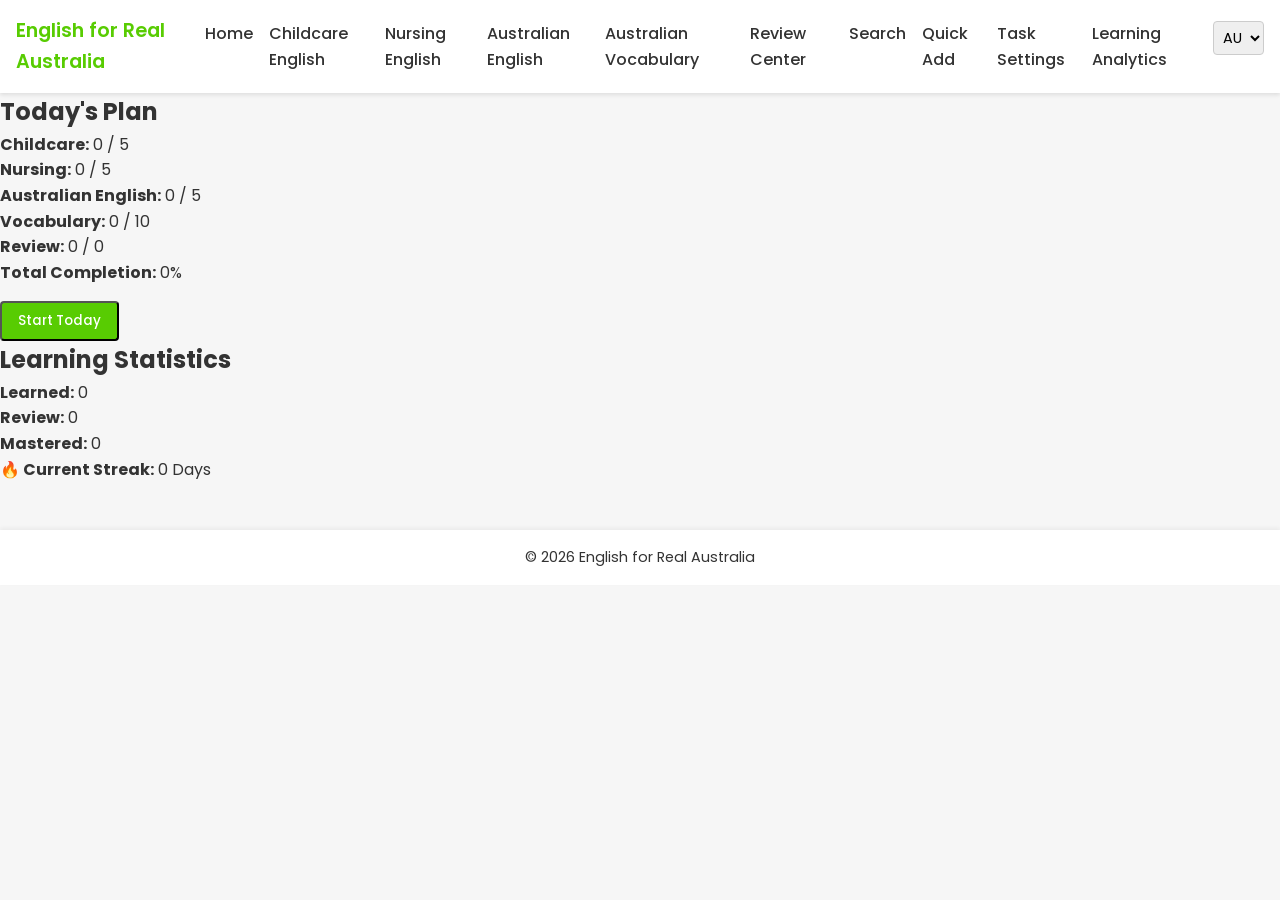
<file: index.html>
<!DOCTYPE html>
<html lang="en">
<head>
    <meta charset="UTF-8">
    <meta name="viewport" content="width=device-width, initial-scale=1.0">
    <title>English for Real Australia</title>
    <!-- 自定义样式 -->
    <link rel="stylesheet" href="css/style.css">
    <!-- 引入 Google 字体，支持中英文显示 -->
    <link rel="preconnect" href="https://fonts.googleapis.com">
    <link rel="preconnect" href="https://fonts.gstatic.com" crossorigin>
    <link href="https://fonts.googleapis.com/css2?family=Poppins:wght@300;400;600&family=Noto+Sans+SC:wght@400;700&display=swap" rel="stylesheet">
    <!-- PWA manifest and meta tags -->
    <link rel="manifest" href="manifest.json">
    <meta name="theme-color" content="#2272C9">
    <meta name="apple-mobile-web-app-capable" content="yes">
    <meta name="apple-mobile-web-app-status-bar-style" content="default">
    <link rel="apple-touch-icon" href="icons/icon-192.png">
</head>
<body>
    <!-- 导航栏，包含网站名称和菜单 -->
    <header>
        <nav class="navbar">
            <div class="brand">English for Real Australia</div>
            <button class="menu-toggle" aria-label="Toggle navigation">
                <span class="bar"></span>
                <span class="bar"></span>
                <span class="bar"></span>
            </button>
            <ul class="nav-links">
                <li><a href="index.html">Home</a></li>
                <!-- Navigation: simplified topic structure. Daily and difficult pages removed. -->
                <li><a href="childcare.html">Childcare English</a></li>
                <li><a href="nursing.html">Nursing English</a></li>
                <li><a href="life.html">Australian English</a></li>
                <li><a href="vocabulary.html">Australian Vocabulary</a></li>
                <li><a href="review.html">Review Center</a></li>
                <li><a href="search.html">Search</a></li>
                <li><a href="quickadd.html">Quick Add</a></li>
                <li><a href="settings.html">Task Settings</a></li>
                <li><a href="analytics.html">Learning Analytics</a></li>
                <!-- Voice selection -->
                <li class="voice-select-item">
                    <select id="voice-select" title="Select accent">
                        <option value="au">AU</option>
                        <option value="uk">UK</option>
                        <option value="us">US</option>
                    </select>
                </li>
            </ul>
        </nav>
    </header>

    <main>
        <!-- Today's plan shows progress for each category and a button to start the daily study flow. -->
        <section class="today-plan">
            <h2>Today's Plan</h2>
            <div class="plan-info">
                <p><strong>Childcare:</strong> <span id="plan-childcare-progress">0 / 0</span></p>
                <p><strong>Nursing:</strong> <span id="plan-nursing-progress">0 / 0</span></p>
                <p><strong>Australian English:</strong> <span id="plan-australian-progress">0 / 0</span></p>
                <p><strong>Vocabulary:</strong> <span id="plan-vocab-progress">0 / 0</span></p>
                <p><strong>Review:</strong> <span id="plan-review-progress">0 / 0</span></p>
                <p><strong>Total Completion:</strong> <span id="plan-total-progress">0%</span></p>
            </div>
            <div class="plan-start" style="margin-top:1rem;">
                <button id="start-today-btn" class="btn">Start Today</button>
            </div>
        </section>

        <!-- Learning statistics summarise overall progress and streak -->
        <section class="learning-stats">
            <h2>Learning Statistics</h2>
            <div class="stat-info">
                <p><strong>Learned:</strong> <span id="stat-learned">0</span></p>
                <p><strong>Review:</strong> <span id="stat-review">0</span></p>
                <p><strong>Mastered:</strong> <span id="stat-mastered">0</span></p>
                <p><strong>🔥 Current Streak:</strong> <span id="stat-streak">0</span> Days</p>
            </div>
            <!-- Streak milestone indicators removed for minimalist view -->
        </section>

        <!-- Removed hero and promotional sections for a minimalist home page -->
        <!-- Install App button remains below for PWA installation if supported -->
        <div class="install-app-container">
            <button id="install-button" class="install-btn" style="display:none;">Install App</button>
        </div>
        <!-- Container for today's study mode; hidden by default. Displayed when Start Today is clicked -->
        <section id="today-study-container" style="display:none; padding:1rem;"></section>
    </main>

    <footer>
        <p>&copy; 2026 English for Real Australia</p>
    </footer>

    <!-- 数据文件包含各个学习模块的短语数据 -->
    <script src="js/data.js"></script>
    <!-- 主脚本文件 -->
    <script src="js/script.js"></script>
</body>
</html>
</file>
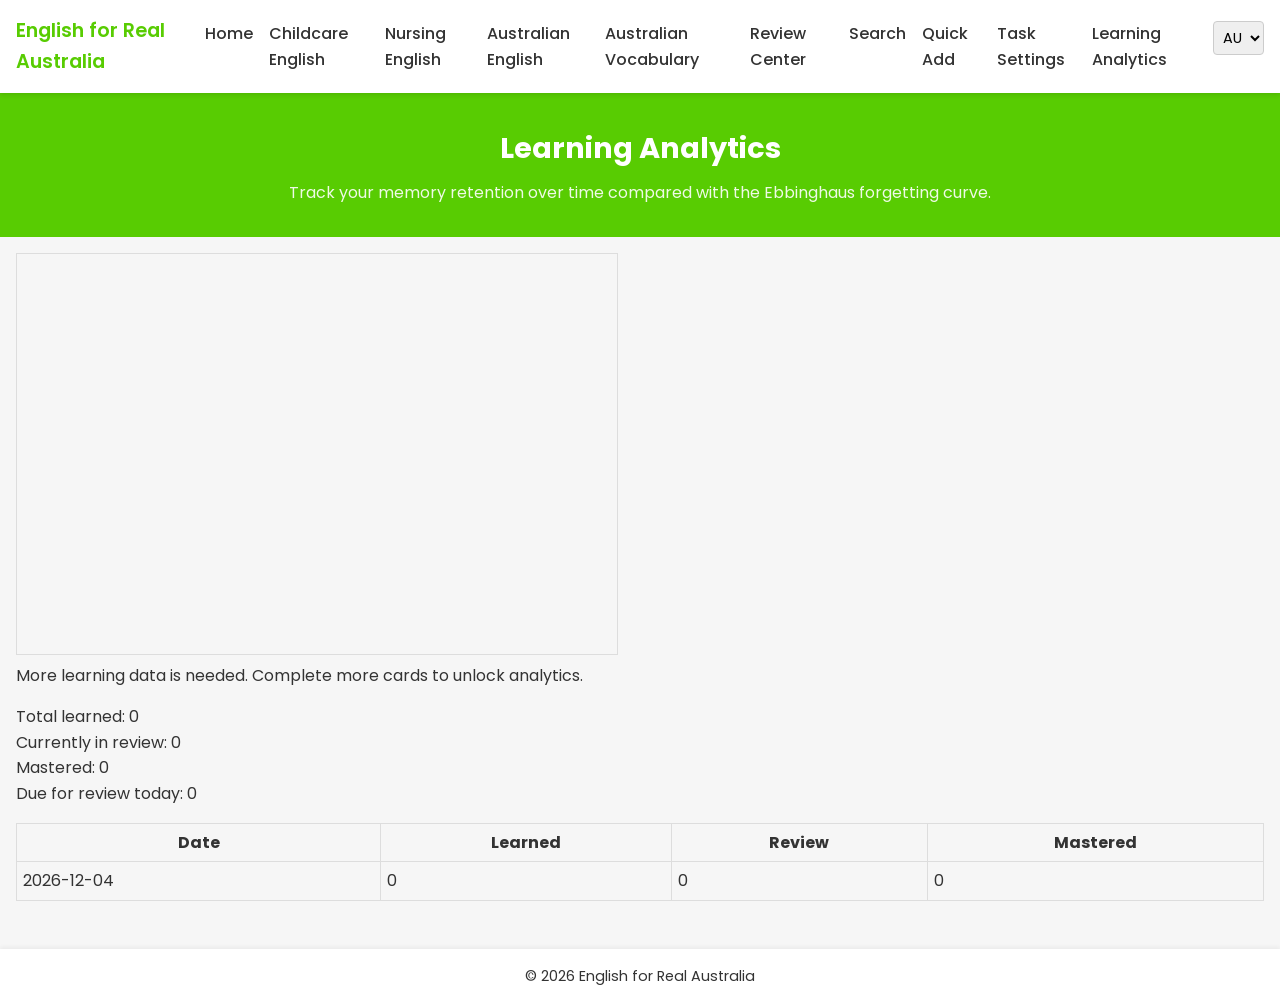
<file: analytics.html>
<!DOCTYPE html>
<html lang="en">
<head>
    <meta charset="UTF-8">
    <meta name="viewport" content="width=device-width, initial-scale=1.0">
    <title>Learning Analytics | English for Real Australia</title>
    <link rel="stylesheet" href="css/style.css">
    <link rel="preconnect" href="https://fonts.googleapis.com">
    <link rel="preconnect" href="https://fonts.gstatic.com" crossorigin>
    <link href="https://fonts.googleapis.com/css2?family=Poppins:wght@300;400;600&display=swap" rel="stylesheet">
    <link rel="manifest" href="manifest.json">
    <meta name="theme-color" content="#2272C9">
    <meta name="apple-mobile-web-app-capable" content="yes">
    <meta name="apple-mobile-web-app-status-bar-style" content="default">
    <link rel="apple-touch-icon" href="icons/icon-192.png">
</head>
<body data-page="analytics">
    <header>
        <nav class="navbar">
            <div class="brand">English for Real Australia</div>
            <button class="menu-toggle" aria-label="Toggle navigation">
                <span class="bar"></span>
                <span class="bar"></span>
                <span class="bar"></span>
            </button>
            <ul class="nav-links">
                <li><a href="index.html">Home</a></li>
                <li><a href="childcare.html">Childcare English</a></li>
                <li><a href="nursing.html">Nursing English</a></li>
                <li><a href="life.html">Australian English</a></li>
                <li><a href="vocabulary.html">Australian Vocabulary</a></li>
                <li><a href="review.html">Review Center</a></li>
                <li><a href="search.html">Search</a></li>
                <li><a href="quickadd.html">Quick Add</a></li>
                <li><a href="settings.html">Task Settings</a></li>
                <li><a href="analytics.html" class="active">Learning Analytics</a></li>
                <li class="voice-select-item">
                    <select id="voice-select" title="Select accent">
                        <option value="au">AU</option>
                        <option value="uk">UK</option>
                        <option value="us">US</option>
                    </select>
                </li>
            </ul>
        </nav>
    </header>
    <main>
        <section class="section-header">
            <h1>Learning Analytics</h1>
            <p>Track your memory retention over time compared with the Ebbinghaus forgetting curve.</p>
        </section>
        <section class="analytics-section" style="padding:1rem;">
            <canvas id="analytics-chart" width="600" height="400" style="max-width:100%; height:auto; border:1px solid #ddd;"></canvas>
            <p id="analytics-message"></p>
            <div id="analytics-stats" style="margin-top:1rem;"></div>
            <div id="analytics-history" style="margin-top:1rem;"></div>
        </section>
    </main>
    <footer>
        <p>&copy; 2026 English for Real Australia</p>
    </footer>
    <script src="js/data.js"></script>
    <script src="js/script.js"></script>
</body>
</html>
</file>
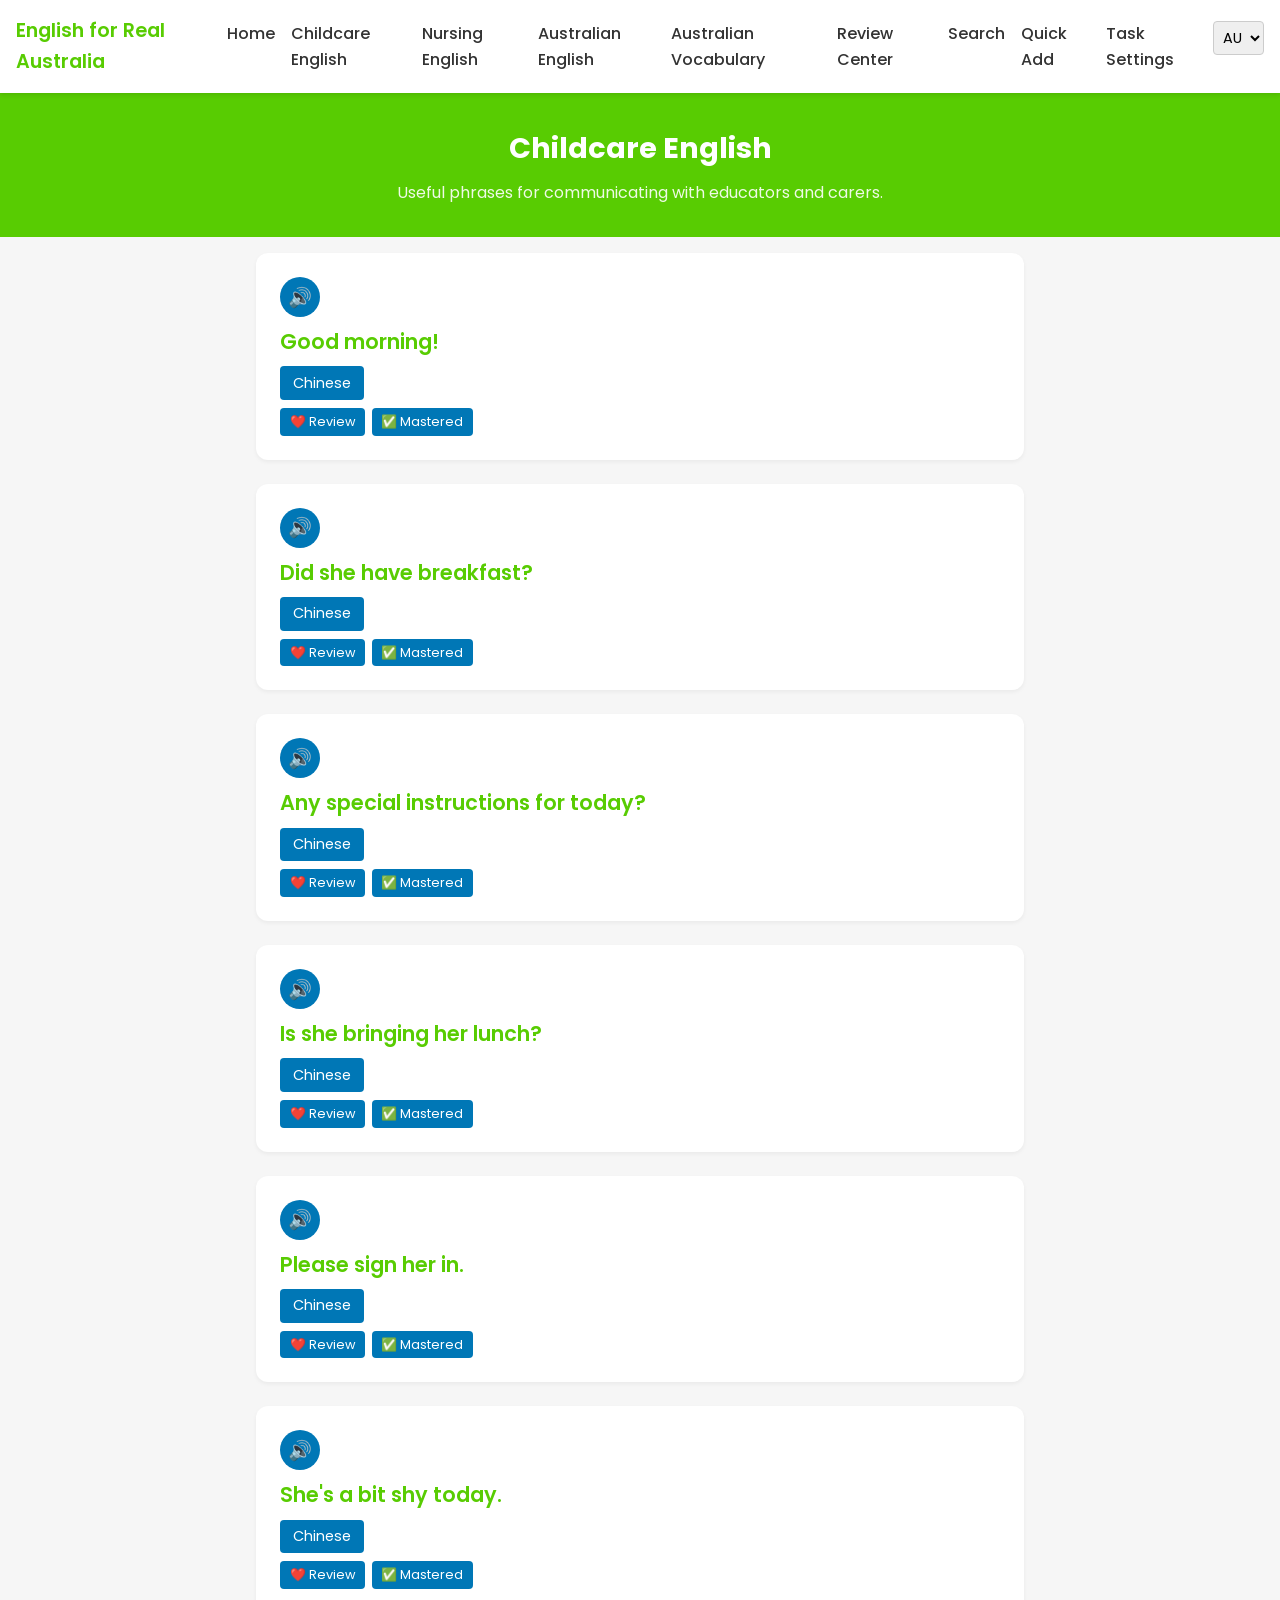
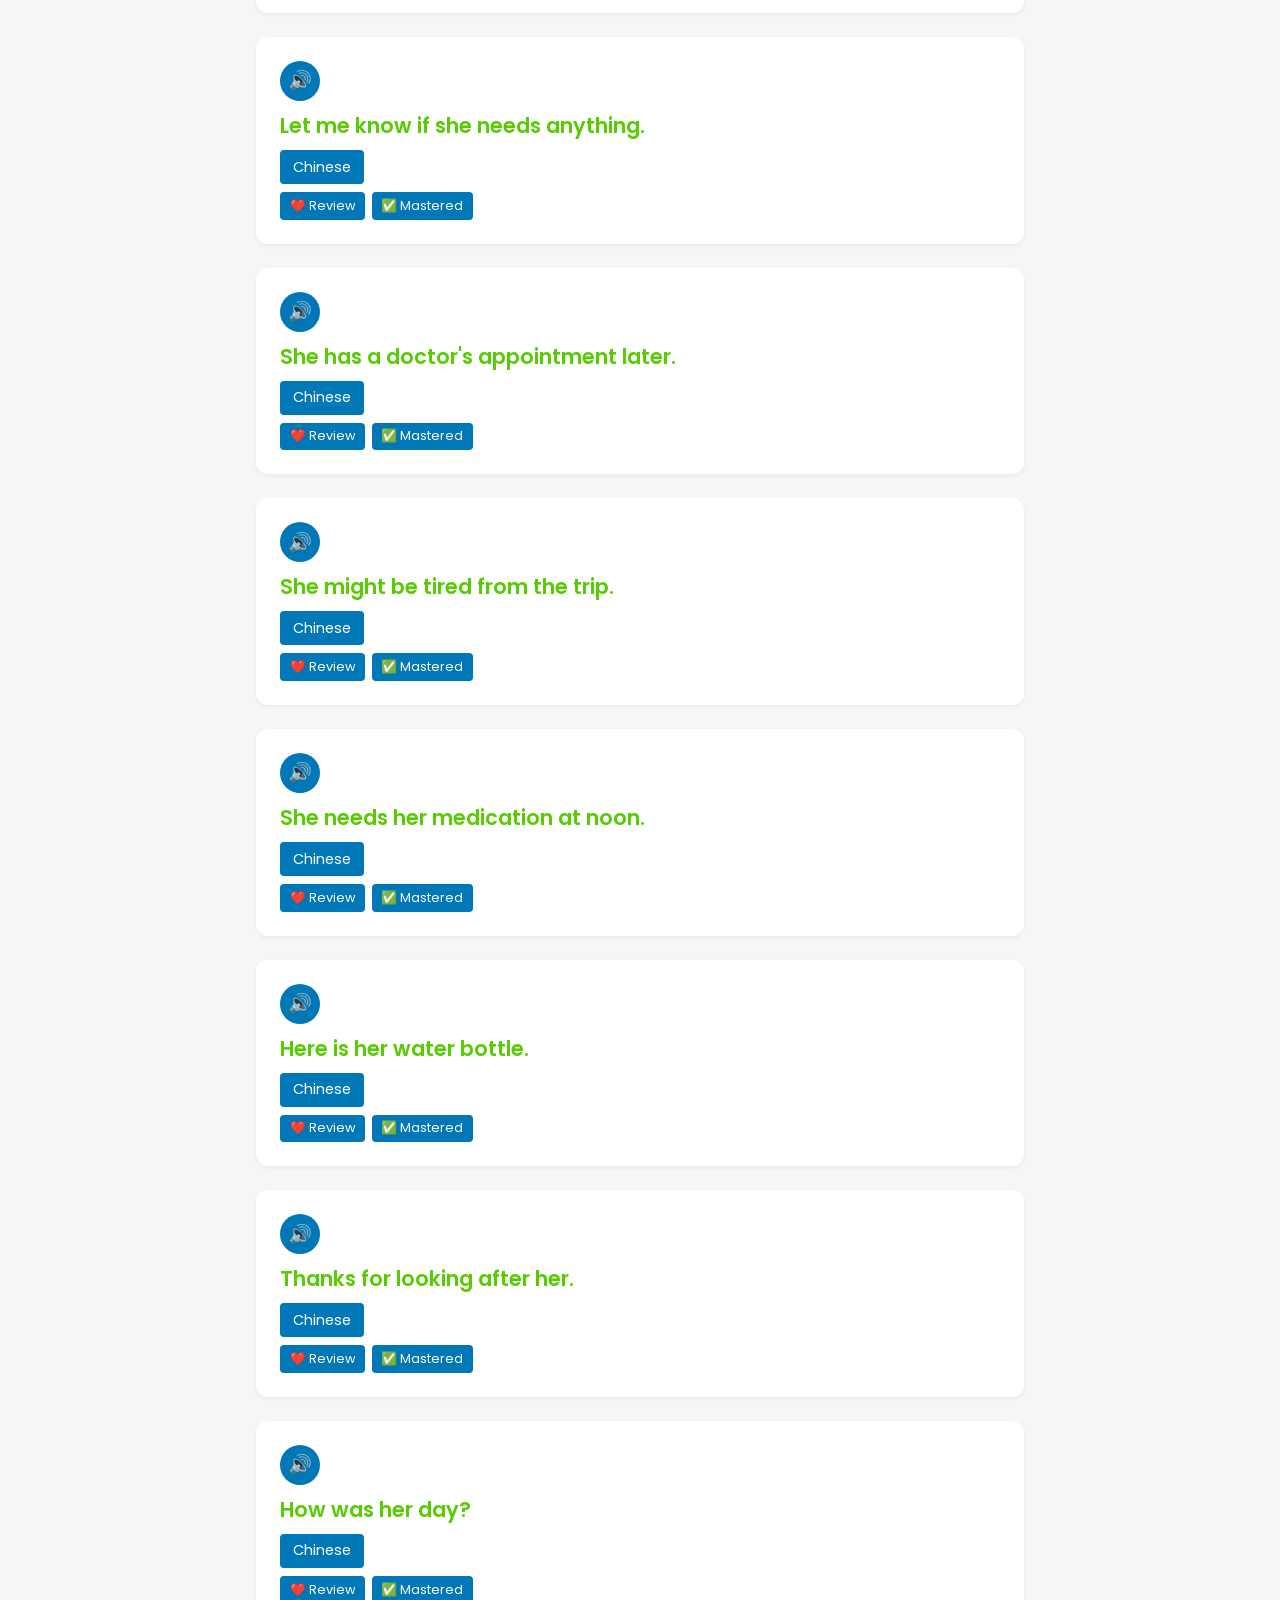
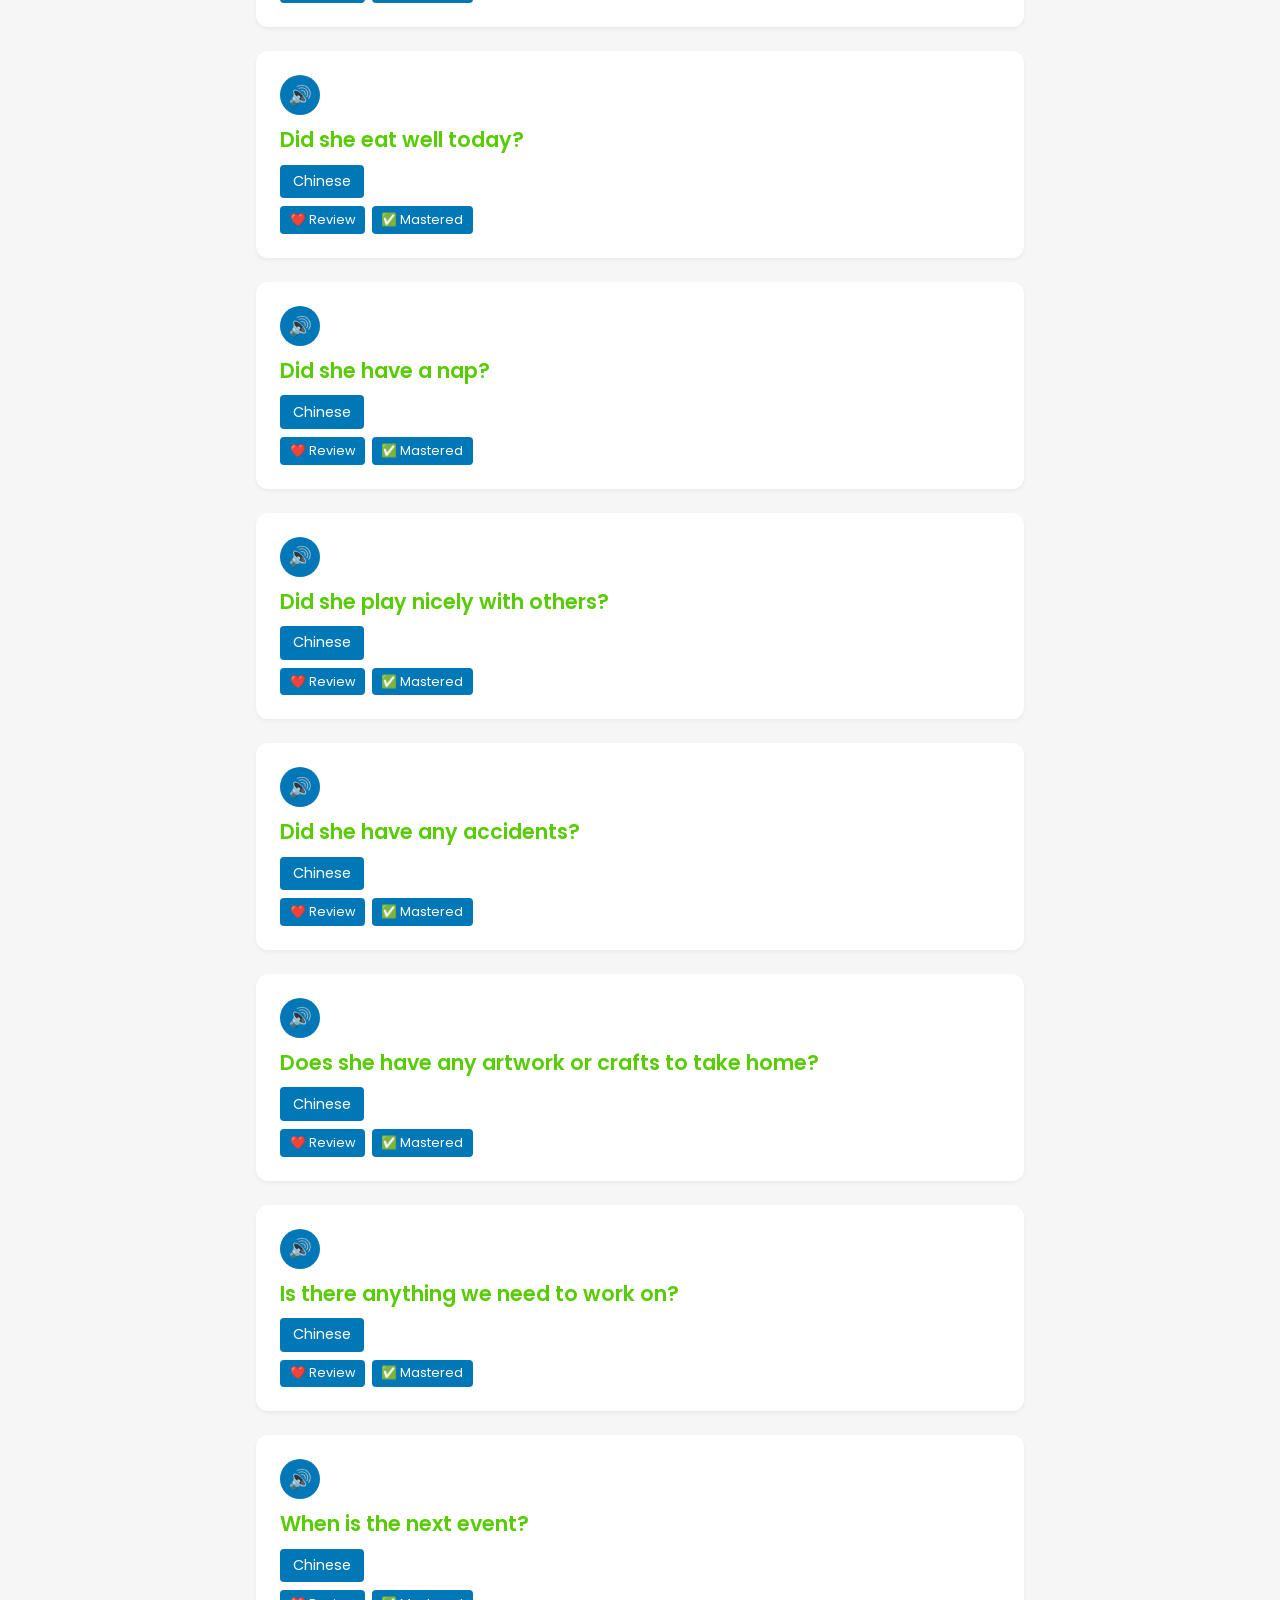
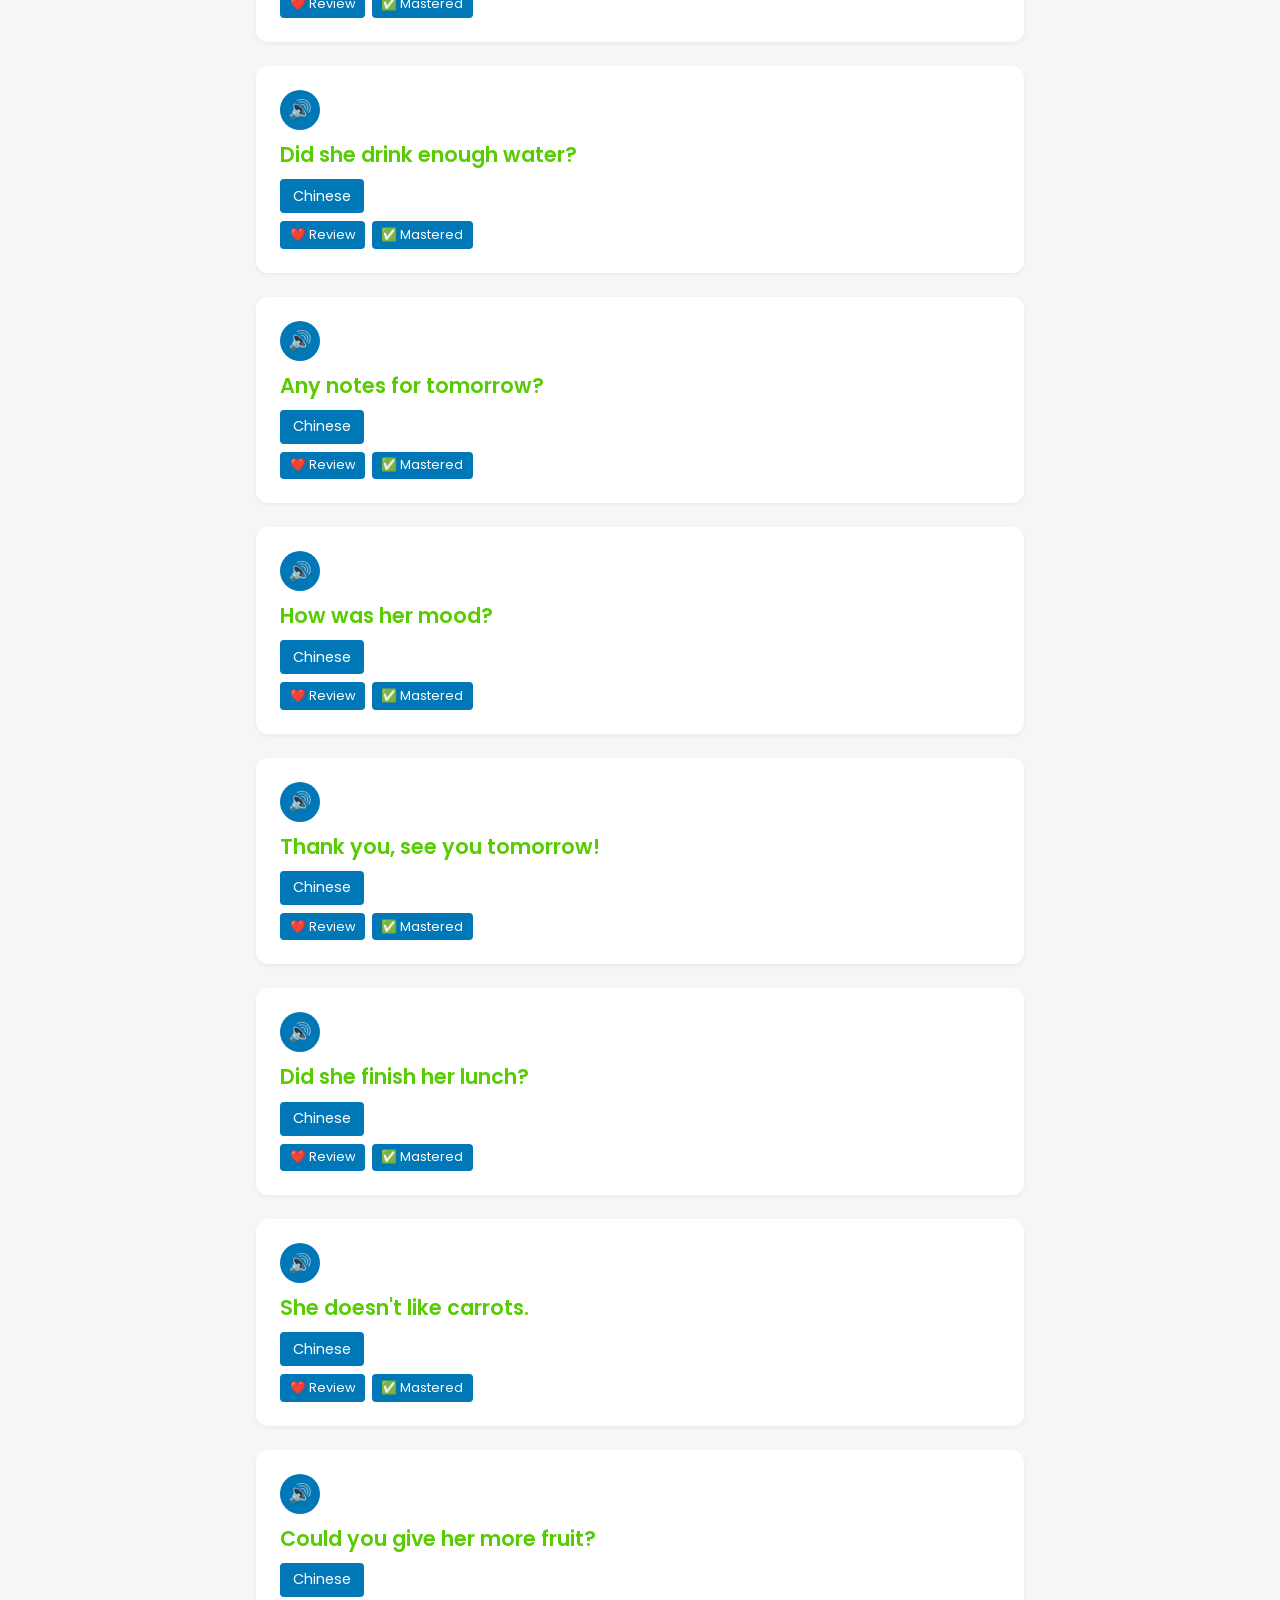
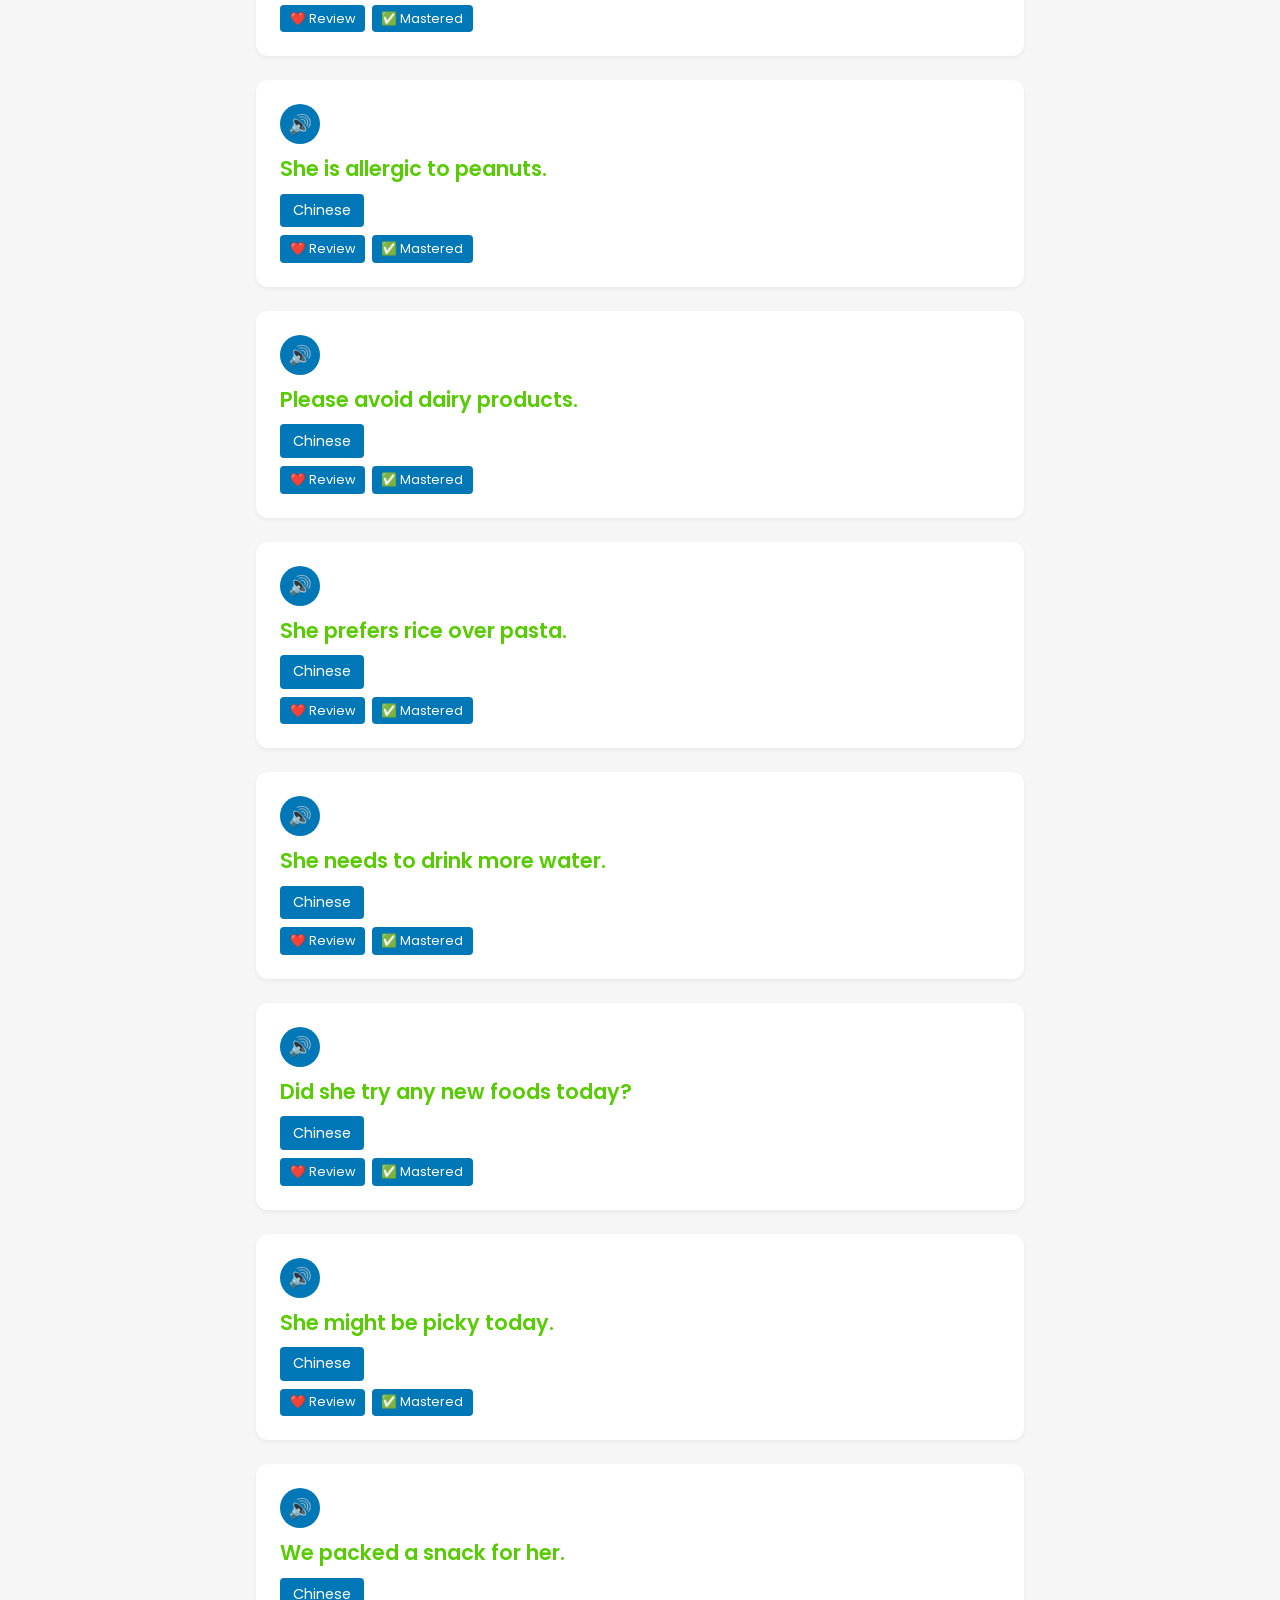
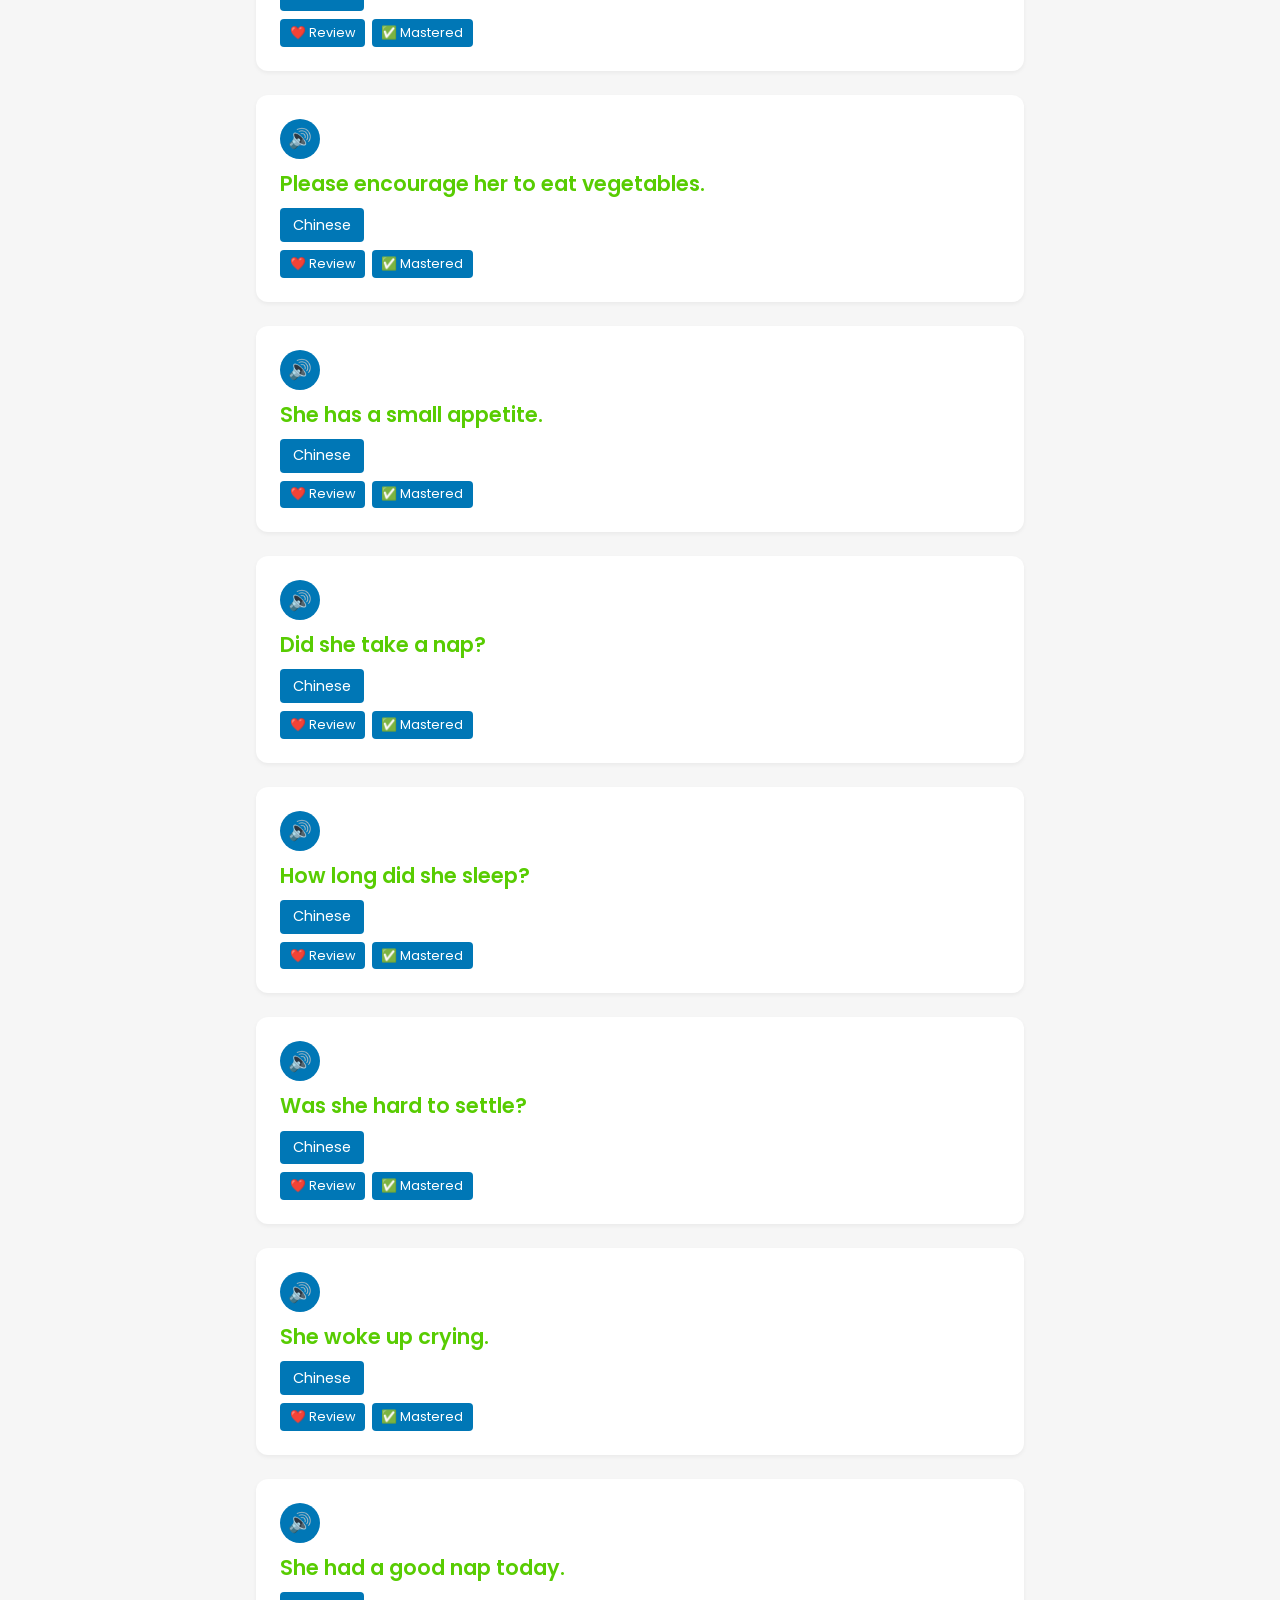
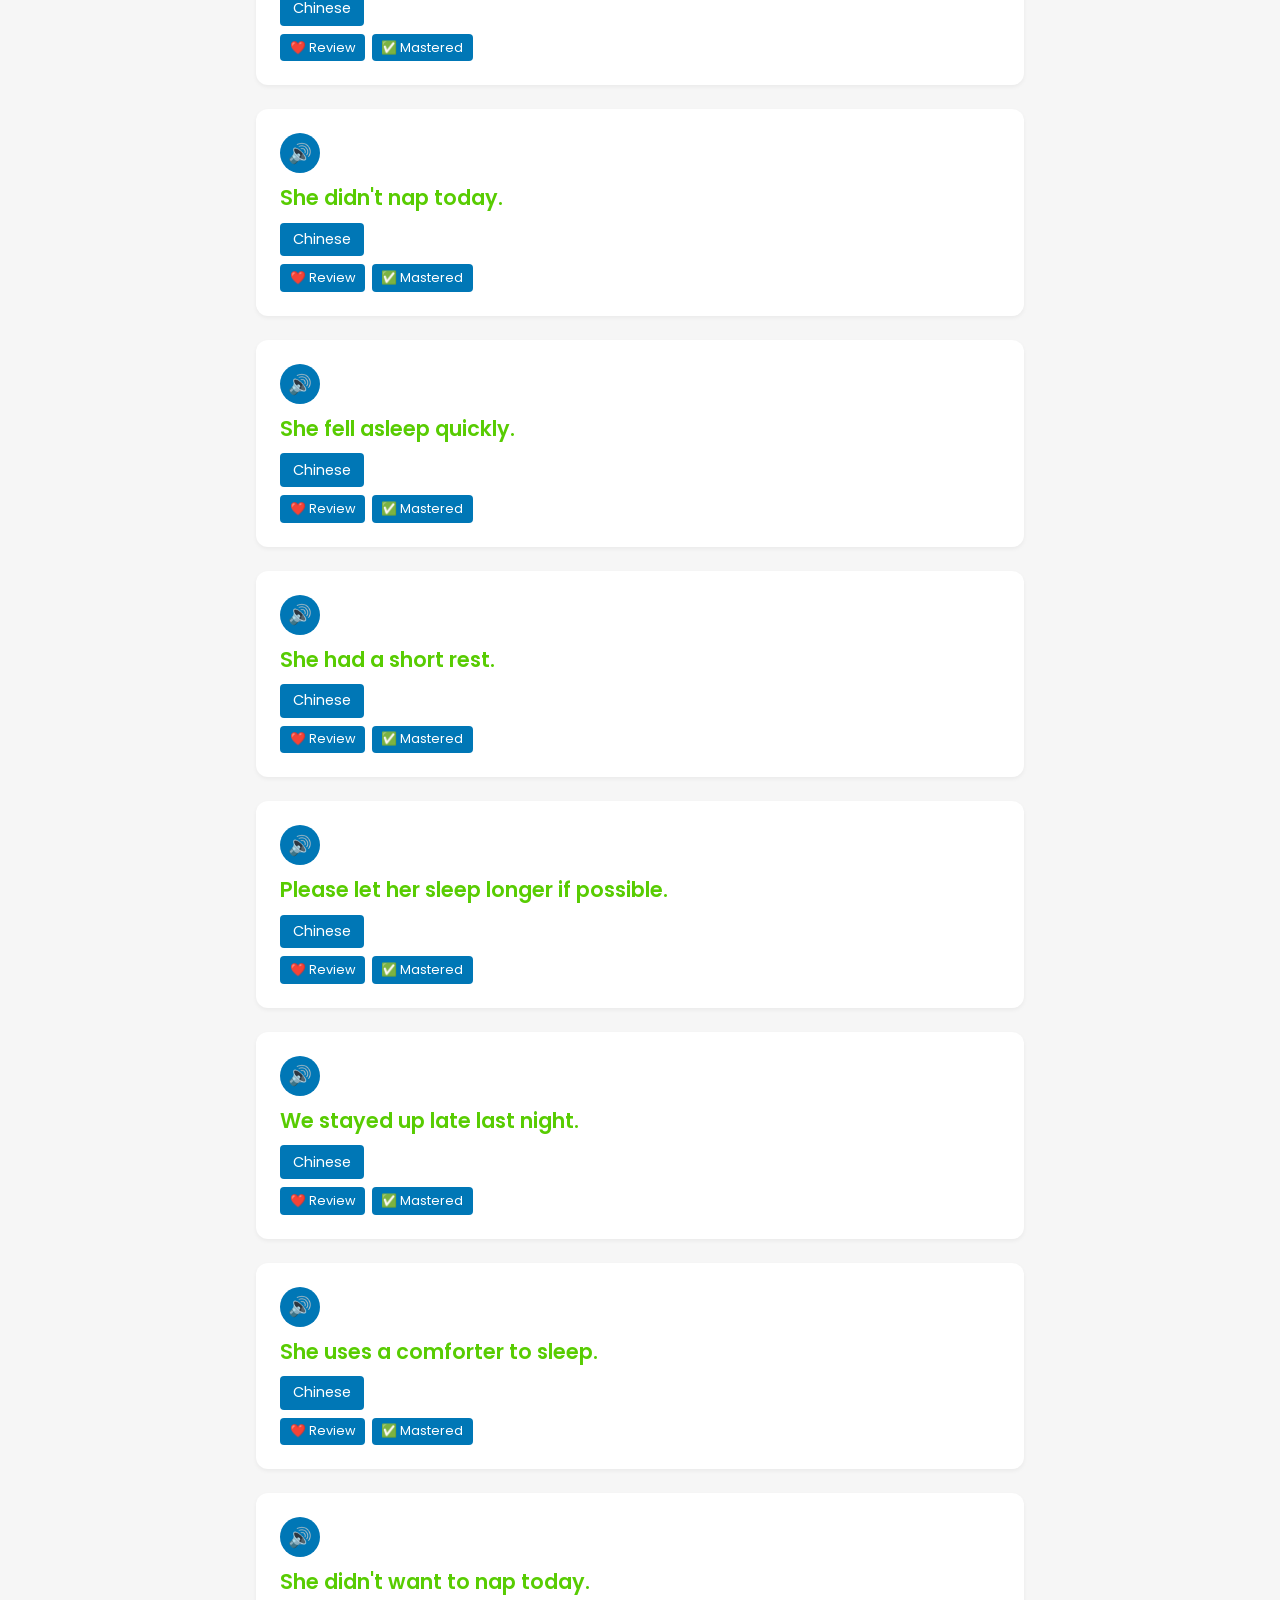
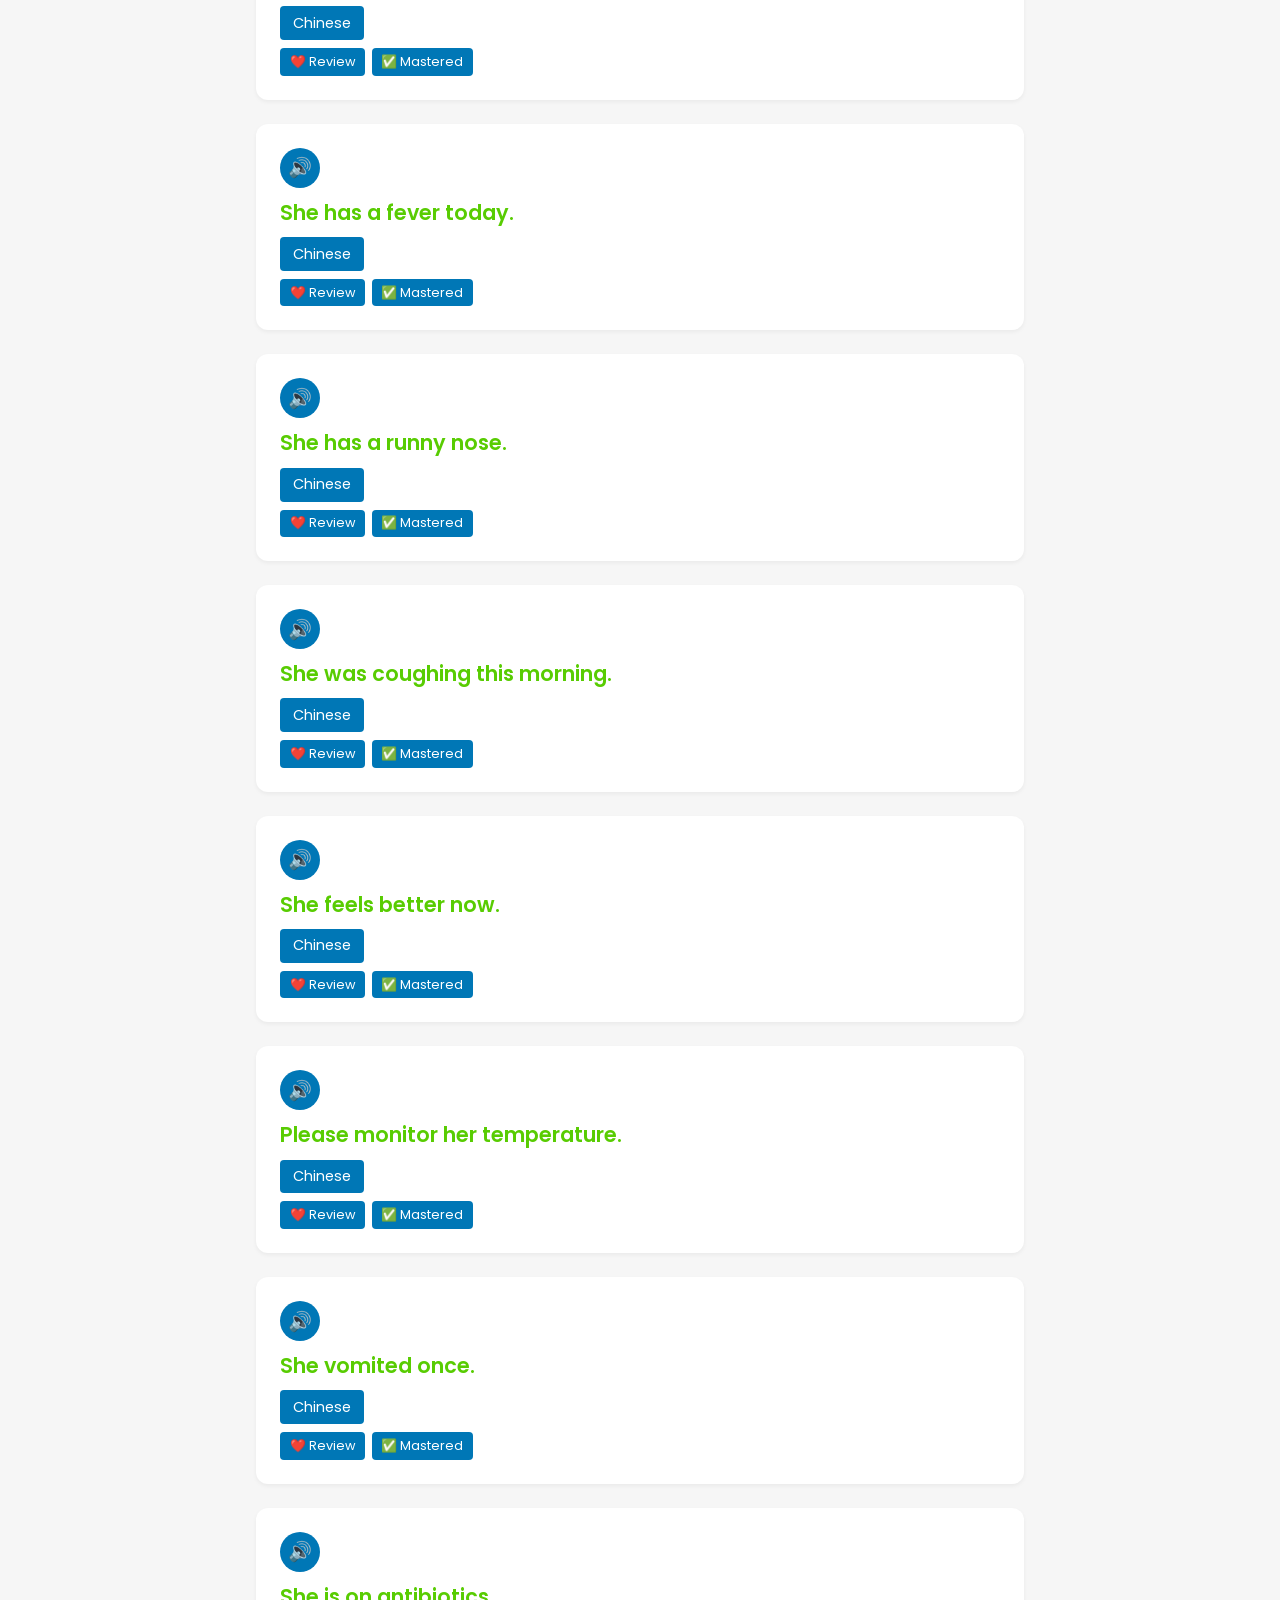
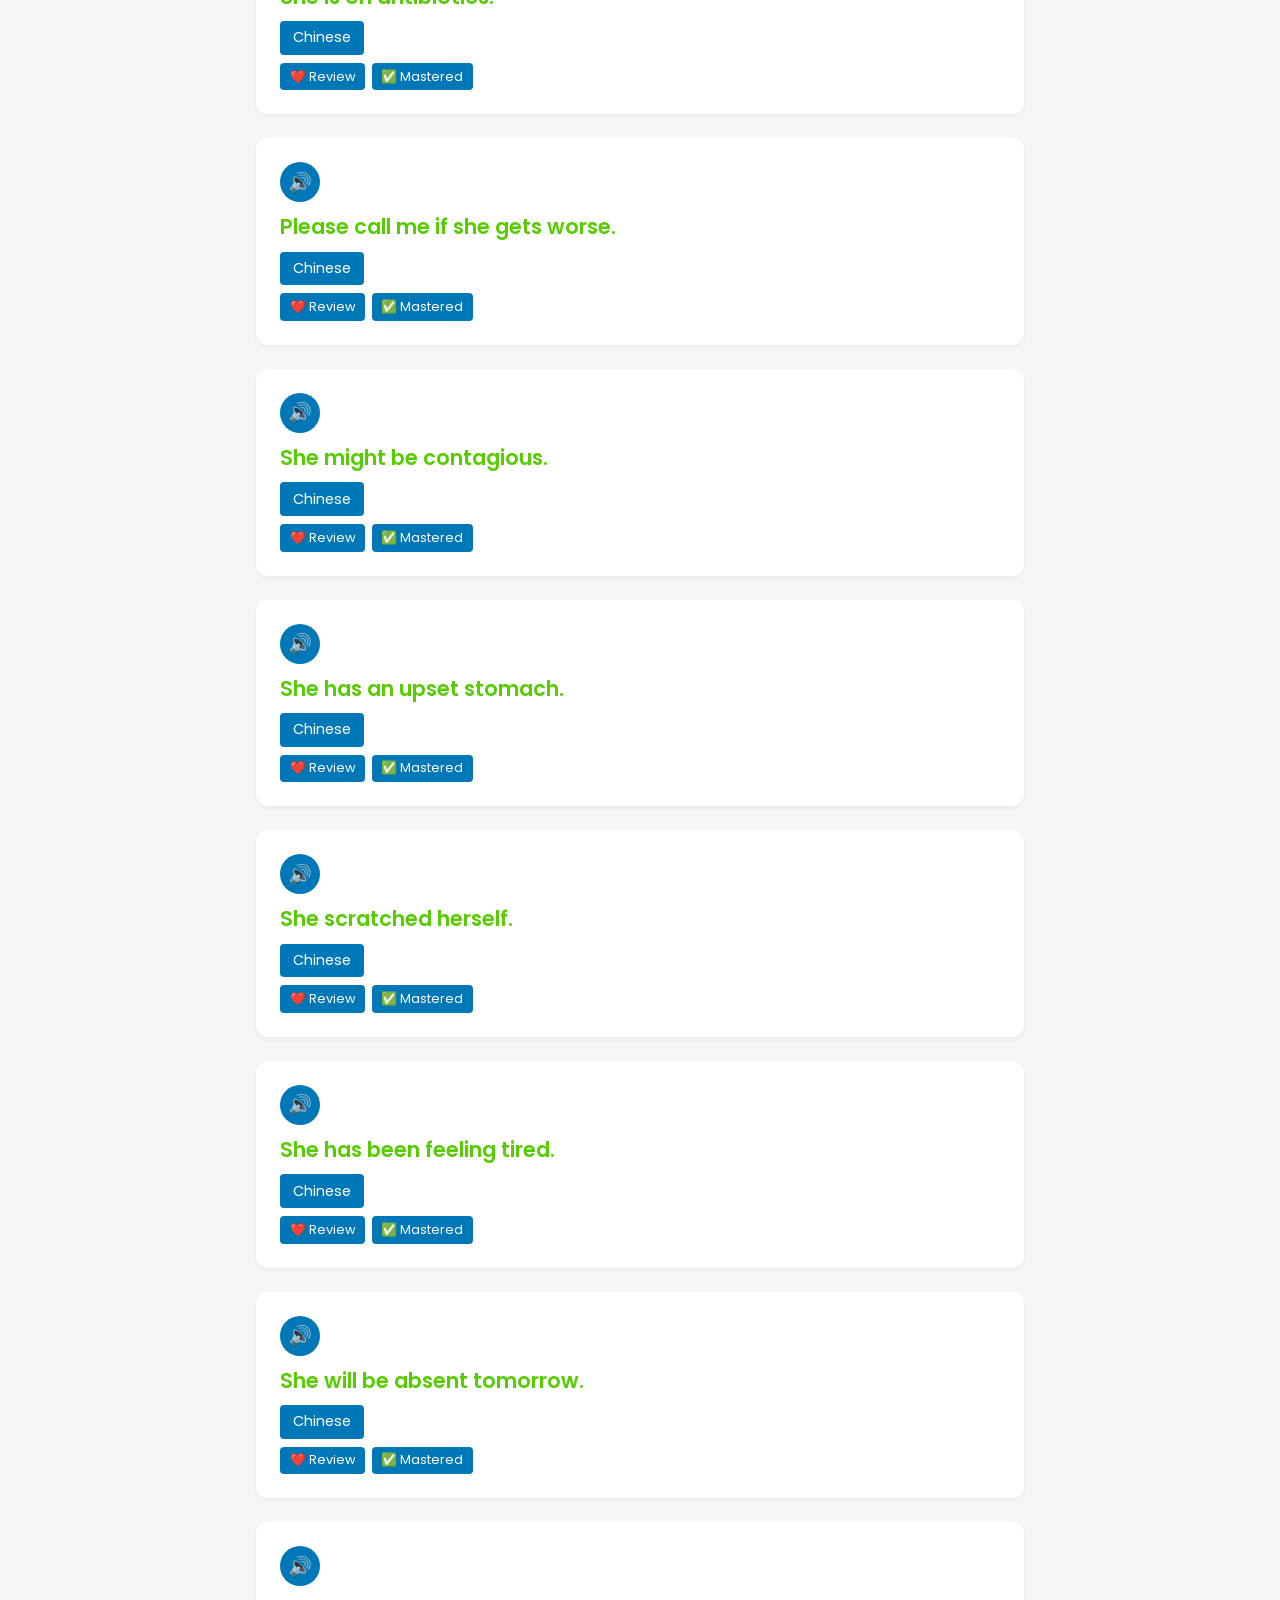
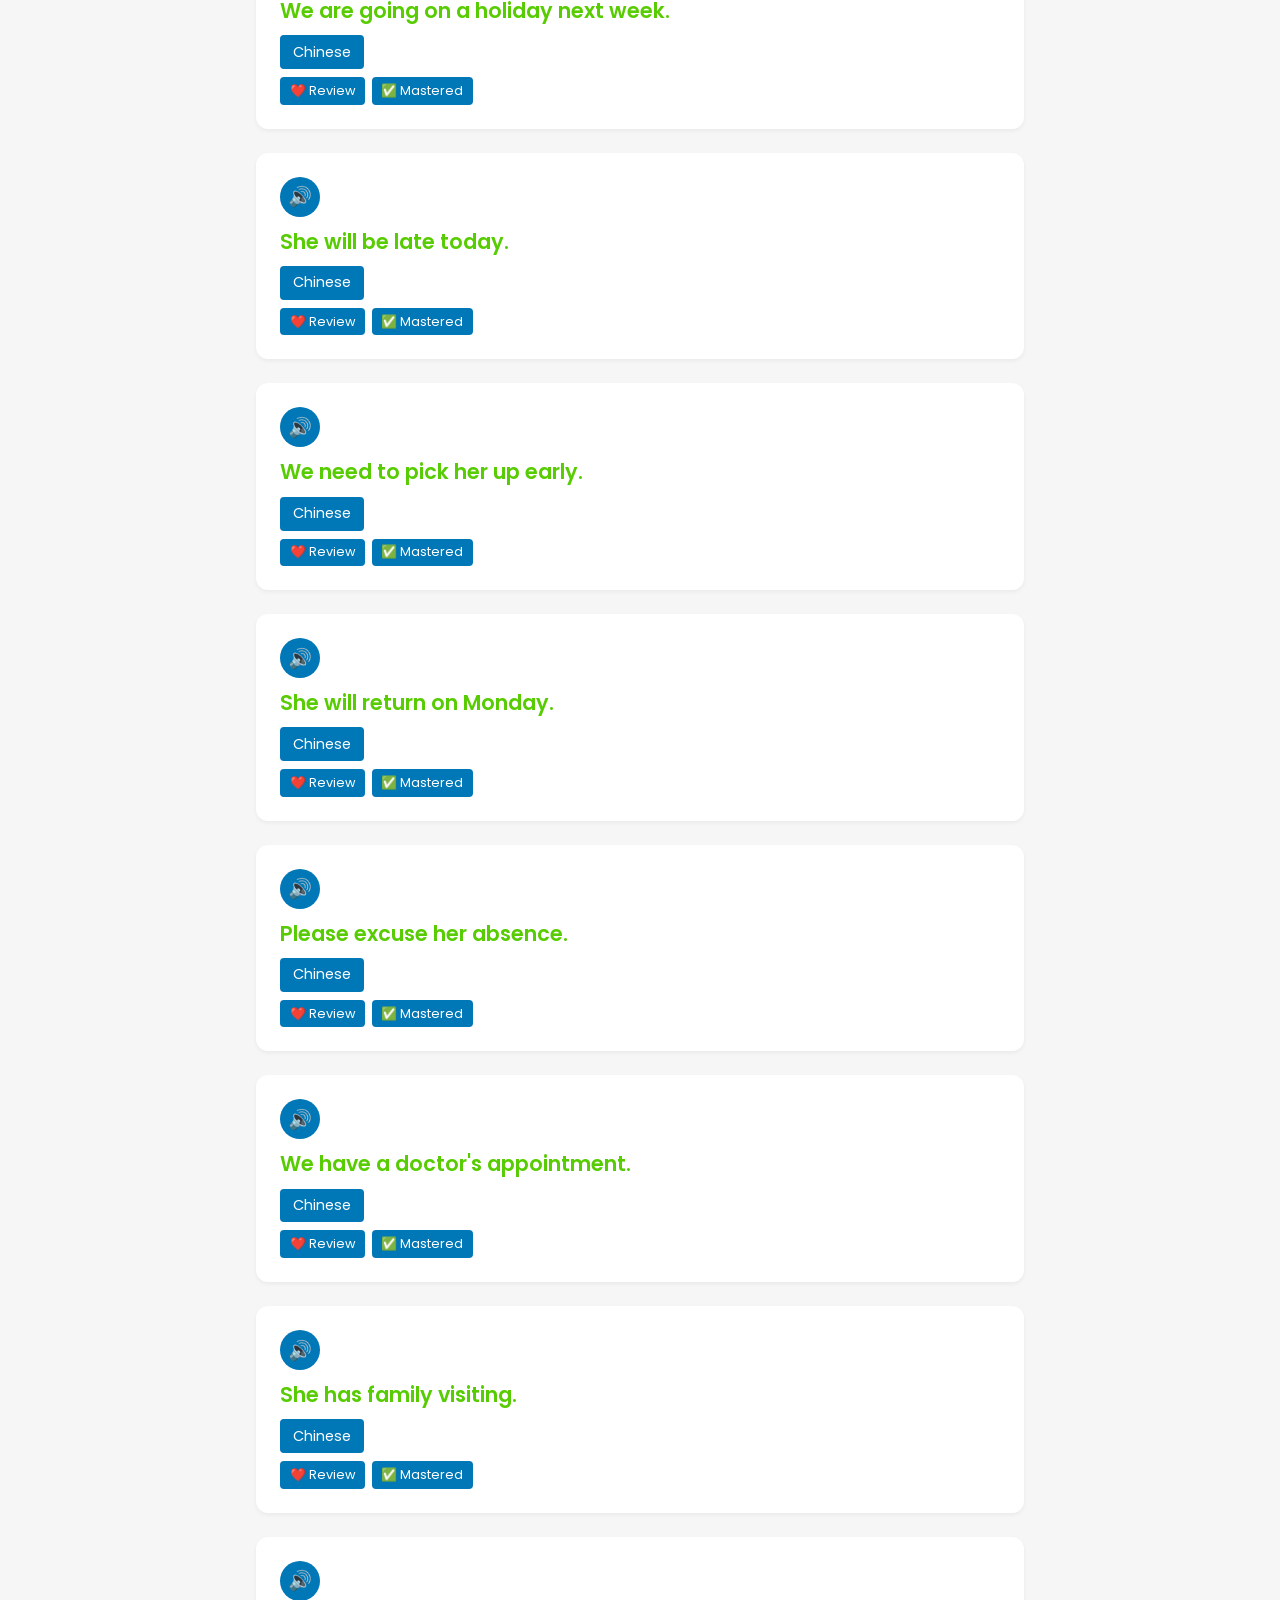
<file: childcare.html>
<!DOCTYPE html>
<html lang="en">
<head>
    <meta charset="UTF-8">
    <meta name="viewport" content="width=device-width, initial-scale=1.0">
    <title>Childcare English | English for Real Australia</title>
    <link rel="stylesheet" href="css/style.css">
    <link rel="preconnect" href="https://fonts.googleapis.com">
    <link rel="preconnect" href="https://fonts.gstatic.com" crossorigin>
    <link href="https://fonts.googleapis.com/css2?family=Poppins:wght@300;400;600&family=Noto+Sans+SC:wght@400;700&display=swap" rel="stylesheet">
    <!-- PWA manifest and meta tags -->
    <link rel="manifest" href="manifest.json">
    <meta name="theme-color" content="#2272C9">
    <meta name="apple-mobile-web-app-capable" content="yes">
    <meta name="apple-mobile-web-app-status-bar-style" content="default">
    <link rel="apple-touch-icon" href="icons/icon-192.png">
</head>
<body data-page="childcare">
    <header>
        <nav class="navbar">
            <div class="brand">English for Real Australia</div>
            <button class="menu-toggle" aria-label="Toggle navigation">
                <span class="bar"></span>
                <span class="bar"></span>
                <span class="bar"></span>
            </button>
            <ul class="nav-links">
                <!-- Updated navigation: remove daily and favorites, rename life to Australian English, add vocabulary and settings -->
                <li><a href="index.html">Home</a></li>
                <li><a href="childcare.html" class="active">Childcare English</a></li>
                <li><a href="nursing.html">Nursing English</a></li>
                <li><a href="life.html">Australian English</a></li>
                <li><a href="vocabulary.html">Australian Vocabulary</a></li>
                <li><a href="review.html">Review Center</a></li>
                <li><a href="search.html">Search</a></li>
                <li><a href="quickadd.html">Quick Add</a></li>
                <li><a href="settings.html">Task Settings</a></li>
                <li class="voice-select-item">
                    <select id="voice-select" title="Select accent">
                        <option value="au">AU</option>
                        <option value="uk">UK</option>
                        <option value="us">US</option>
                    </select>
                </li>
            </ul>
        </nav>
    </header>
    <main>
        <!-- 页头 -->
        <section class="section-header">
            <h1>Childcare English</h1>
            <p>Useful phrases for communicating with educators and carers.</p>
        </section>
        
        <!-- 动态短语区域，将通过脚本生成幼儿园英语卡片 -->
        <section class="content-container" id="childcare-container"></section>
    </main>
    <footer>
        <p>&copy; 2026 English for Real Australia</p>
    </footer>
    <!-- 数据文件包含各学习模块的短语数据 -->
    <script src="js/data.js"></script>
    <!-- 主脚本文件 -->
    <script src="js/script.js"></script>
</body>
</html>
</file>
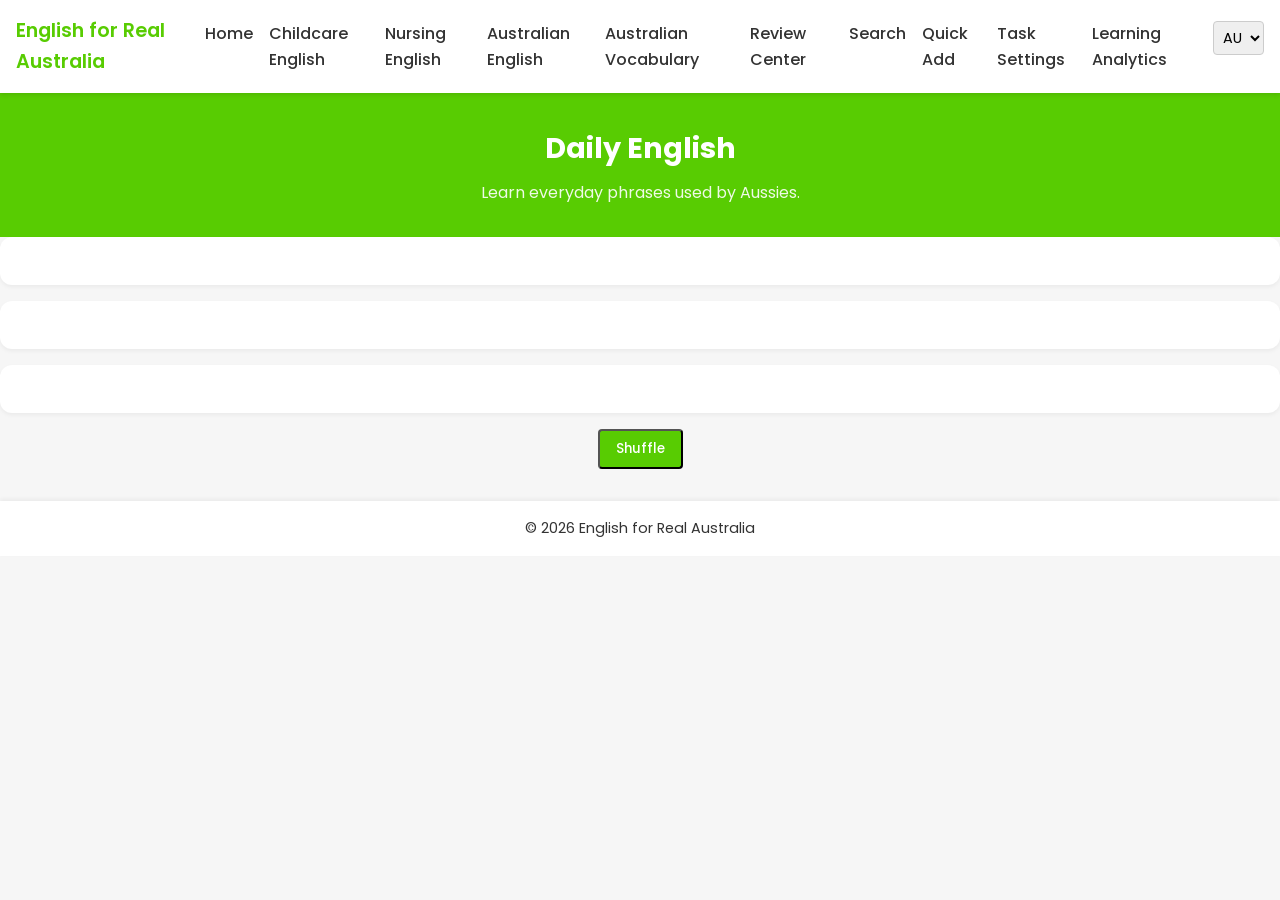
<file: daily.html>
<!DOCTYPE html>
<html lang="en">
<head>
    <meta charset="UTF-8">
    <meta name="viewport" content="width=device-width, initial-scale=1.0">
    <title>Daily English | English for Real Australia</title>
    <link rel="stylesheet" href="css/style.css">
    <link rel="preconnect" href="https://fonts.googleapis.com">
    <link rel="preconnect" href="https://fonts.gstatic.com" crossorigin>
    <link href="https://fonts.googleapis.com/css2?family=Poppins:wght@300;400;600&family=Noto+Sans+SC:wght@400;700&display=swap" rel="stylesheet">
    <!-- PWA manifest and meta tags -->
    <link rel="manifest" href="manifest.json">
    <meta name="theme-color" content="#2272C9">
    <meta name="apple-mobile-web-app-capable" content="yes">
    <meta name="apple-mobile-web-app-status-bar-style" content="default">
    <link rel="apple-touch-icon" href="icons/icon-192.png">
</head>
<body data-page="daily">
    <header>
        <nav class="navbar">
            <div class="brand">English for Real Australia</div>
            <button class="menu-toggle" aria-label="Toggle navigation">
                <span class="bar"></span>
                <span class="bar"></span>
                <span class="bar"></span>
            </button>
            <ul class="nav-links">
                <li><a href="index.html">Home</a></li>
                <li><a href="childcare.html">Childcare English</a></li>
                <li><a href="nursing.html">Nursing English</a></li>
                <li><a href="life.html">Australian English</a></li>
                <li><a href="vocabulary.html">Australian Vocabulary</a></li>
                <li><a href="review.html">Review Center</a></li>
                <li><a href="search.html">Search</a></li>
                <li><a href="quickadd.html">Quick Add</a></li>
                <li><a href="settings.html">Task Settings</a></li>
                <li><a href="analytics.html">Learning Analytics</a></li>
                <li class="voice-select-item">
                    <select id="voice-select" title="Select accent">
                        <option value="au">AU</option>
                        <option value="uk">UK</option>
                        <option value="us">US</option>
                    </select>
                </li>
            </ul>
        </nav>
    </header>
    <main>
        <!-- 页头 -->
        <section class="section-header">
            <h1>Daily English</h1>
            <p>Learn everyday phrases used by Aussies.</p>
        </section>
        
        <!-- 日常学习模块：随机展示句子、短语、单词 -->
        <section class="daily-section">
            <div id="daily-sentence" class="daily-item"></div>
            <div id="daily-phrase" class="daily-item"></div>
            <div id="daily-word" class="daily-item"></div>
            <div class="shuffle-wrapper" style="text-align:center;margin-top:1rem;">
              <button id="shuffle-btn" class="btn">Shuffle</button>
            </div>
        </section>
    </main>
    <footer>
        <p>&copy; 2026 English for Real Australia</p>
    </footer>
    <!-- 数据文件包含学习短语 -->
    <script src="js/data.js"></script>
    <!-- 主脚本文件 -->
    <script src="js/script.js"></script>
</body>
</html>
</file>
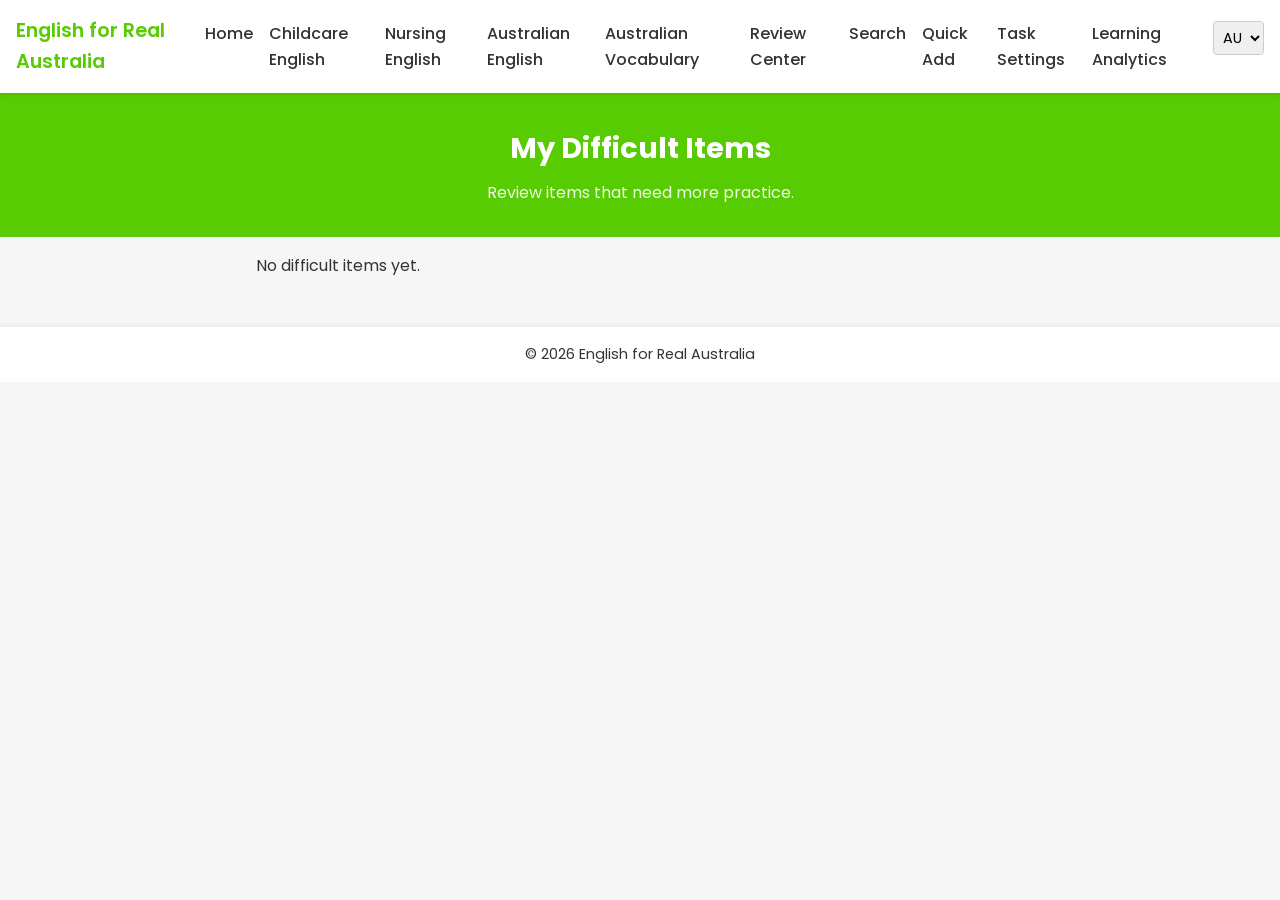
<file: difficult.html>
<!DOCTYPE html>
<html lang="en">
<head>
    <meta charset="UTF-8">
    <meta name="viewport" content="width=device-width, initial-scale=1.0">
    <title>My Difficult Items | English for Real Australia</title>
    <link rel="stylesheet" href="css/style.css">
    <link rel="preconnect" href="https://fonts.googleapis.com">
    <link rel="preconnect" href="https://fonts.gstatic.com" crossorigin>
    <link href="https://fonts.googleapis.com/css2?family=Poppins:wght@300;400;600&family=Noto+Sans+SC:wght@400;700&display=swap" rel="stylesheet">
    <!-- PWA manifest and meta tags -->
    <link rel="manifest" href="manifest.json">
    <meta name="theme-color" content="#2272C9">
    <meta name="apple-mobile-web-app-capable" content="yes">
    <meta name="apple-mobile-web-app-status-bar-style" content="default">
    <link rel="apple-touch-icon" href="icons/icon-192.png">
</head>
<body data-page="difficult">
    <header>
        <nav class="navbar">
            <div class="brand">English for Real Australia</div>
            <button class="menu-toggle" aria-label="Toggle navigation">
                <span class="bar"></span>
                <span class="bar"></span>
                <span class="bar"></span>
            </button>
            <ul class="nav-links">
                <li><a href="index.html">Home</a></li>
                <li><a href="childcare.html">Childcare English</a></li>
                <li><a href="nursing.html">Nursing English</a></li>
                <li><a href="life.html">Australian English</a></li>
                <li><a href="vocabulary.html">Australian Vocabulary</a></li>
                <li><a href="review.html">Review Center</a></li>
                <li><a href="search.html">Search</a></li>
                <li><a href="quickadd.html">Quick Add</a></li>
                <li><a href="settings.html">Task Settings</a></li>
                <li><a href="analytics.html">Learning Analytics</a></li>
                <li class="voice-select-item">
                    <select id="voice-select" title="Select accent">
                        <option value="au">AU</option>
                        <option value="uk">UK</option>
                        <option value="us">US</option>
                    </select>
                </li>
            </ul>
        </nav>
    </header>
    <main>
        <section class="section-header">
            <h1>My Difficult Items</h1>
            <p>Review items that need more practice.</p>
        </section>
        <section class="content-container" id="difficult-container">
            <!-- Difficult items will be injected here -->
        </section>
    </main>
    <footer>
        <p>&copy; 2026 English for Real Australia</p>
    </footer>
    <script src="js/data.js"></script>
    <script src="js/script.js"></script>
</body>
</html>
</file>
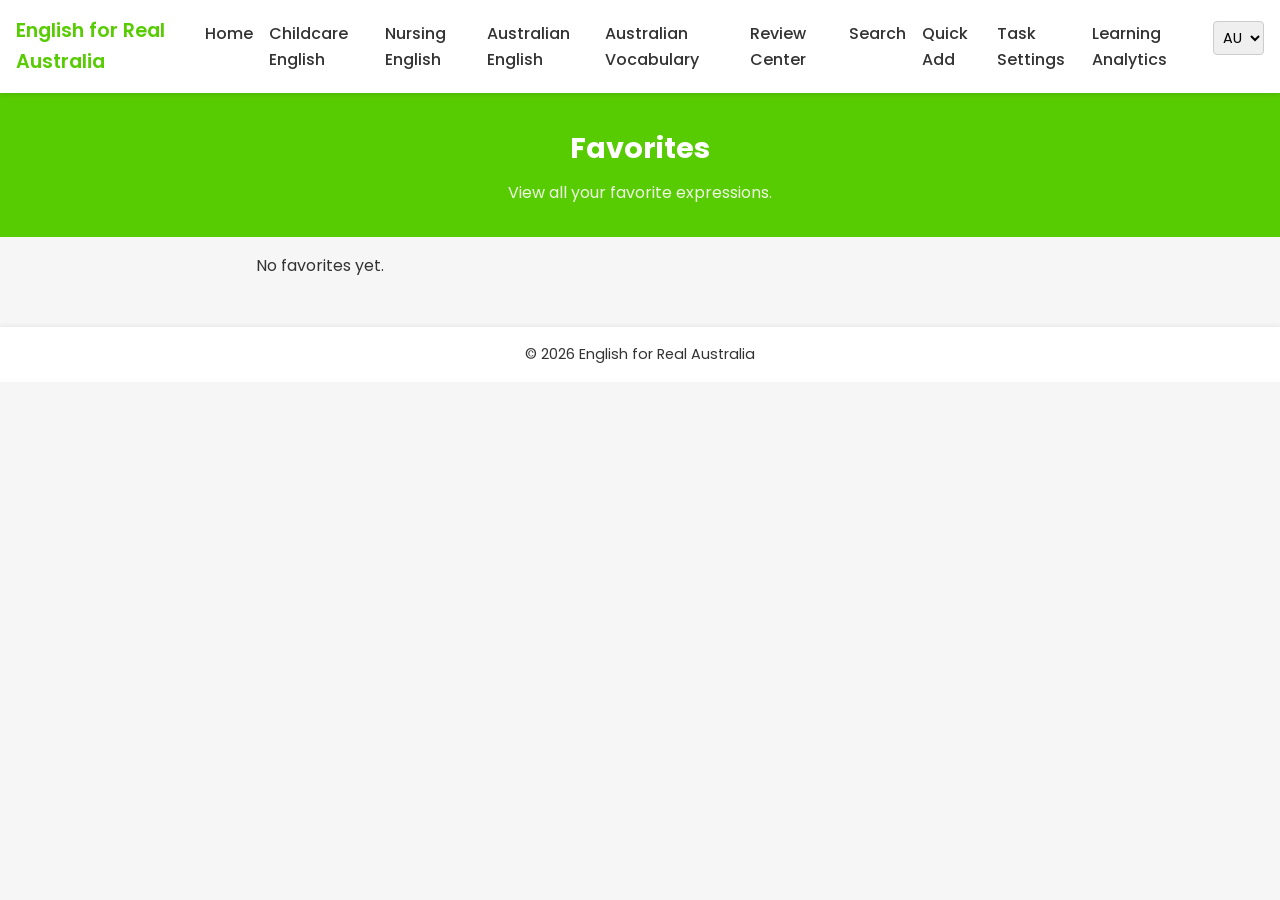
<file: favorites.html>
<!DOCTYPE html>
<html lang="en">
<head>
    <meta charset="UTF-8">
    <meta name="viewport" content="width=device-width, initial-scale=1.0">
    <title>Favorites | English for Real Australia</title>
    <link rel="stylesheet" href="css/style.css">
    <link rel="preconnect" href="https://fonts.googleapis.com">
    <link rel="preconnect" href="https://fonts.gstatic.com" crossorigin>
    <link href="https://fonts.googleapis.com/css2?family=Poppins:wght@300;400;600&family=Noto+Sans+SC:wght@400;700&display=swap" rel="stylesheet">
    <!-- PWA manifest and meta tags -->
    <link rel="manifest" href="manifest.json">
    <meta name="theme-color" content="#2272C9">
    <meta name="apple-mobile-web-app-capable" content="yes">
    <meta name="apple-mobile-web-app-status-bar-style" content="default">
    <link rel="apple-touch-icon" href="icons/icon-192.png">
</head>
<body data-page="favorites">
    <header>
        <nav class="navbar">
            <div class="brand">English for Real Australia</div>
            <button class="menu-toggle" aria-label="Toggle navigation">
                <span class="bar"></span>
                <span class="bar"></span>
                <span class="bar"></span>
            </button>
            <ul class="nav-links">
                <li><a href="index.html">Home</a></li>
                <li><a href="childcare.html">Childcare English</a></li>
                <li><a href="nursing.html">Nursing English</a></li>
                <li><a href="life.html">Australian English</a></li>
                <li><a href="vocabulary.html">Australian Vocabulary</a></li>
                <li><a href="review.html">Review Center</a></li>
                <li><a href="search.html">Search</a></li>
                <li><a href="quickadd.html">Quick Add</a></li>
                <li><a href="settings.html">Task Settings</a></li>
                <li><a href="analytics.html">Learning Analytics</a></li>
                <li class="voice-select-item">
                    <select id="voice-select" title="Select accent">
                        <option value="au">AU</option>
                        <option value="uk">UK</option>
                        <option value="us">US</option>
                    </select>
                </li>
            </ul>
        </nav>
    </header>
    <main>
        <!-- 页头 -->
        <section class="section-header">
            <h1>Favorites</h1>
            <p>View all your favorite expressions.</p>
        </section>
        <!-- 收藏内容列表 -->
        <section class="content-container" id="favorites-container"></section>
    </main>
    <footer>
        <p>&copy; 2026 English for Real Australia</p>
    </footer>
    <!-- 数据文件包含各学习模块的短语数据 -->
    <script src="js/data.js"></script>
    <!-- 主脚本文件 -->
    <script src="js/script.js"></script>
</body>
</html>
</file>
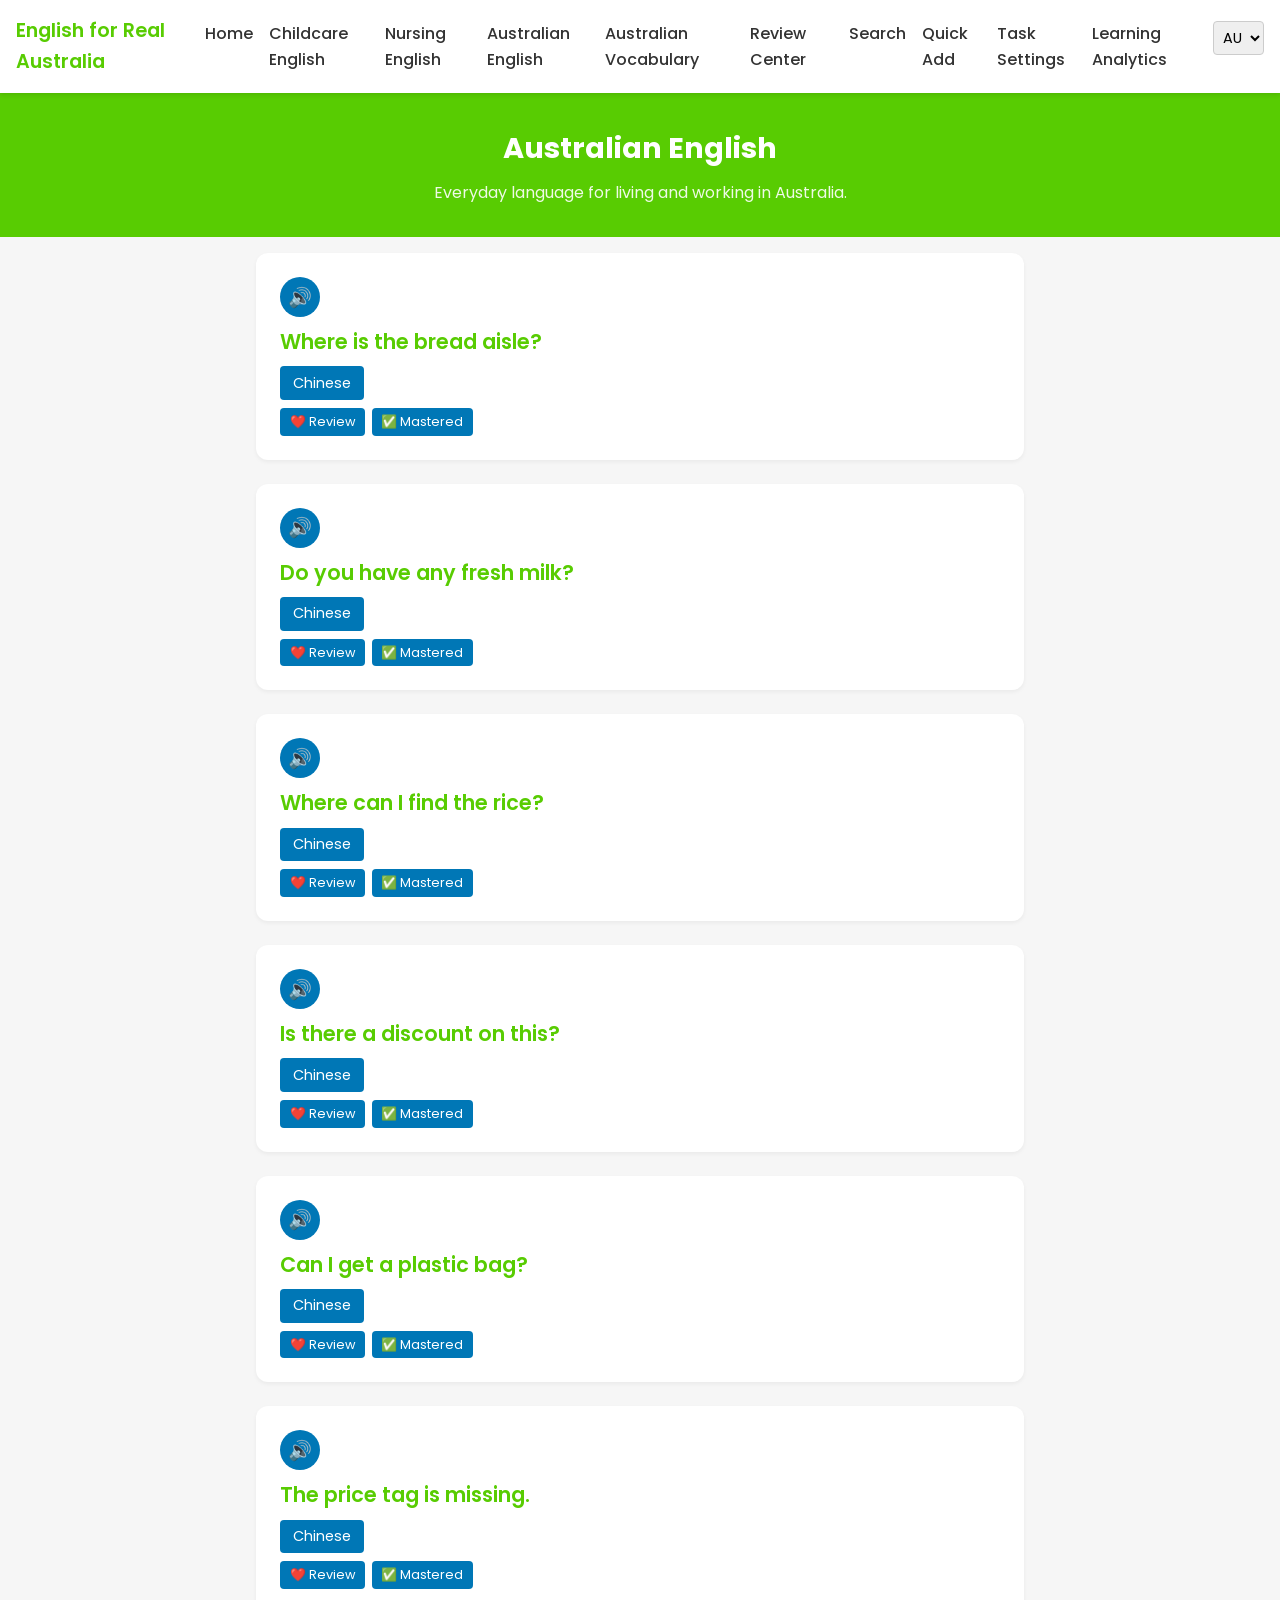
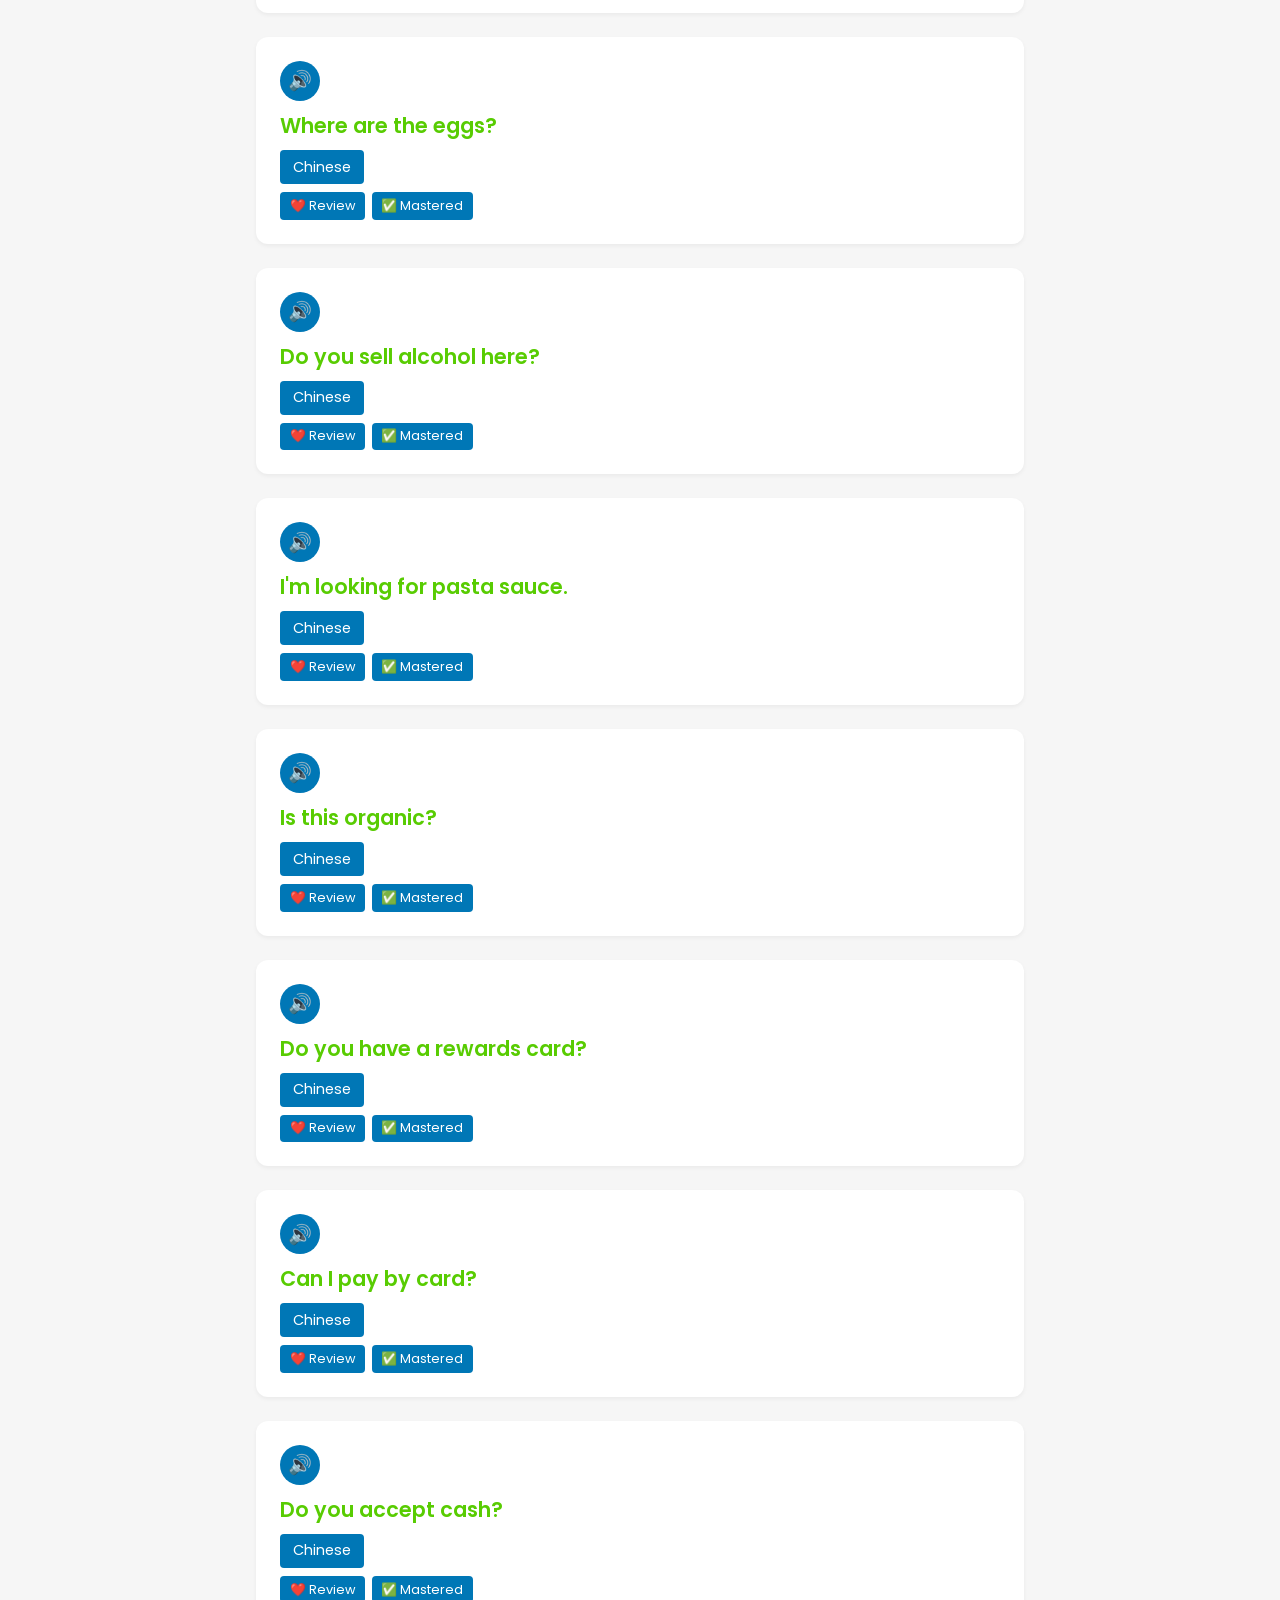
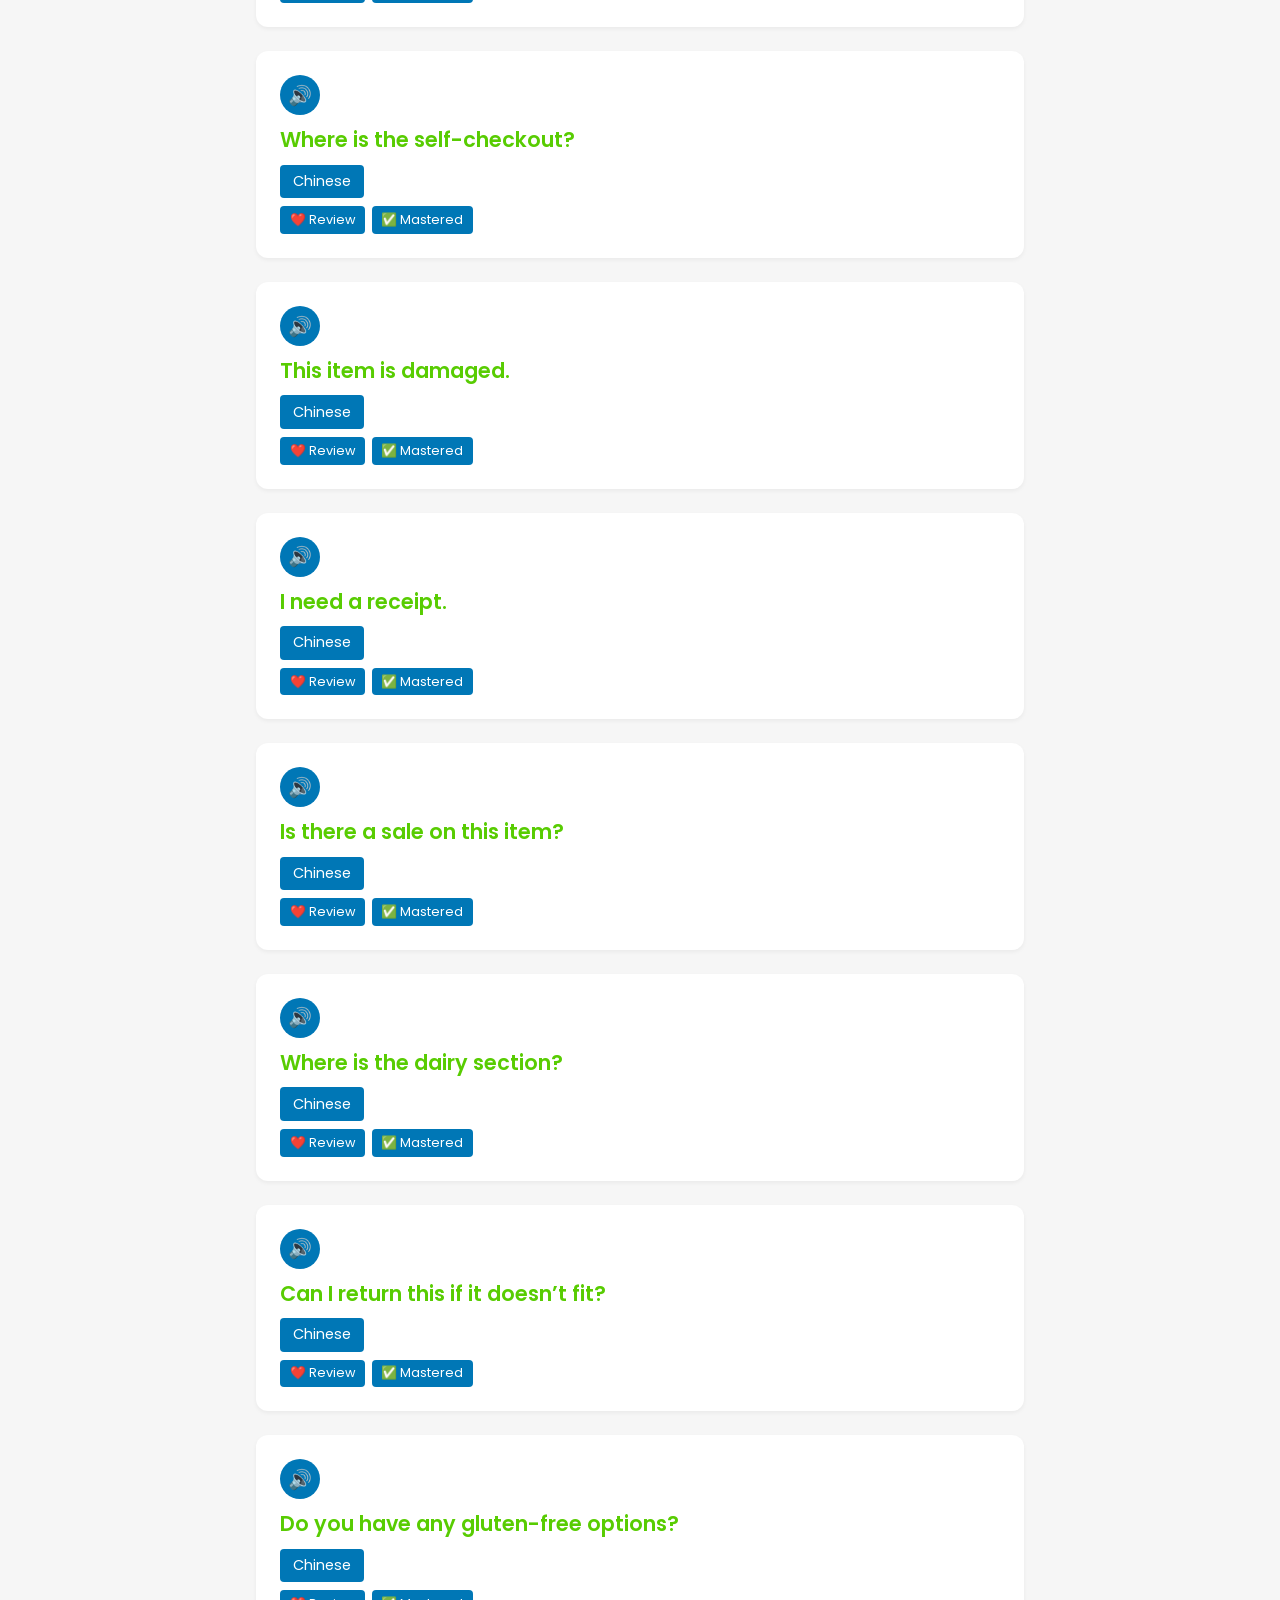
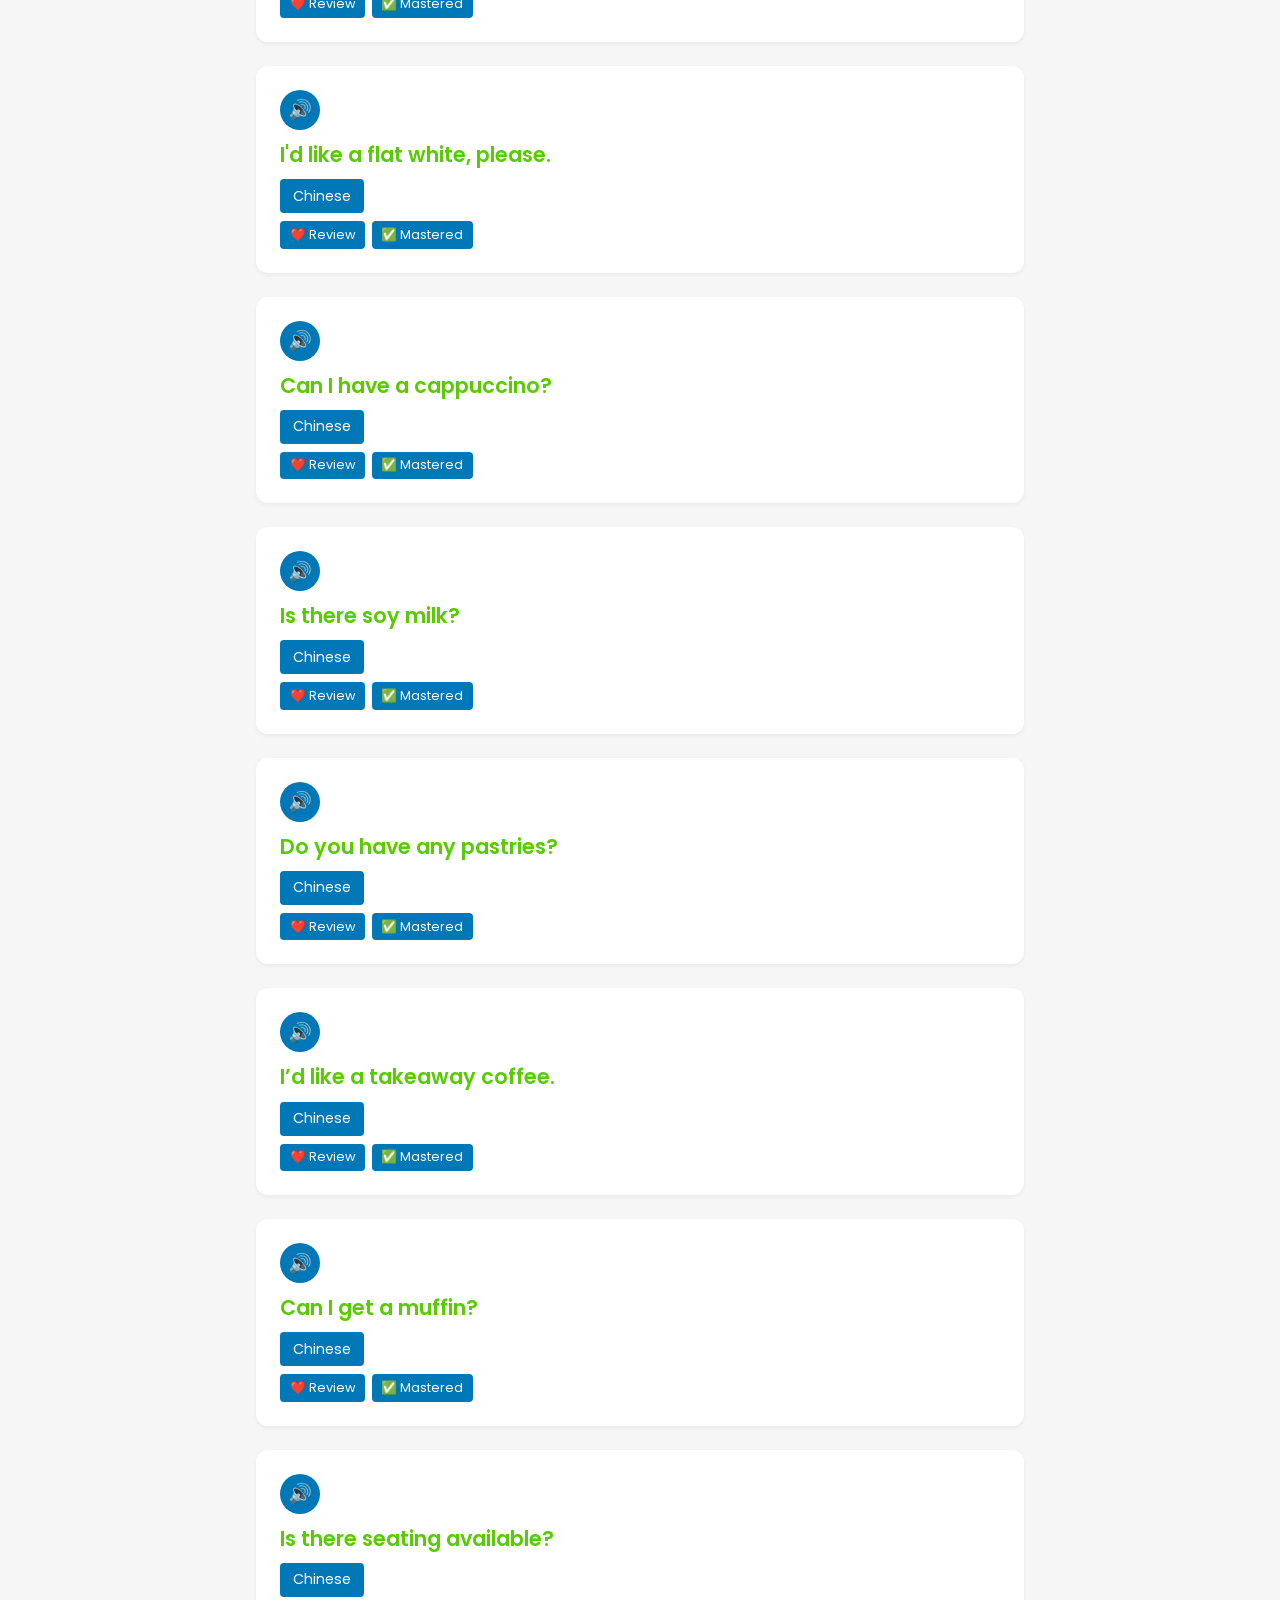
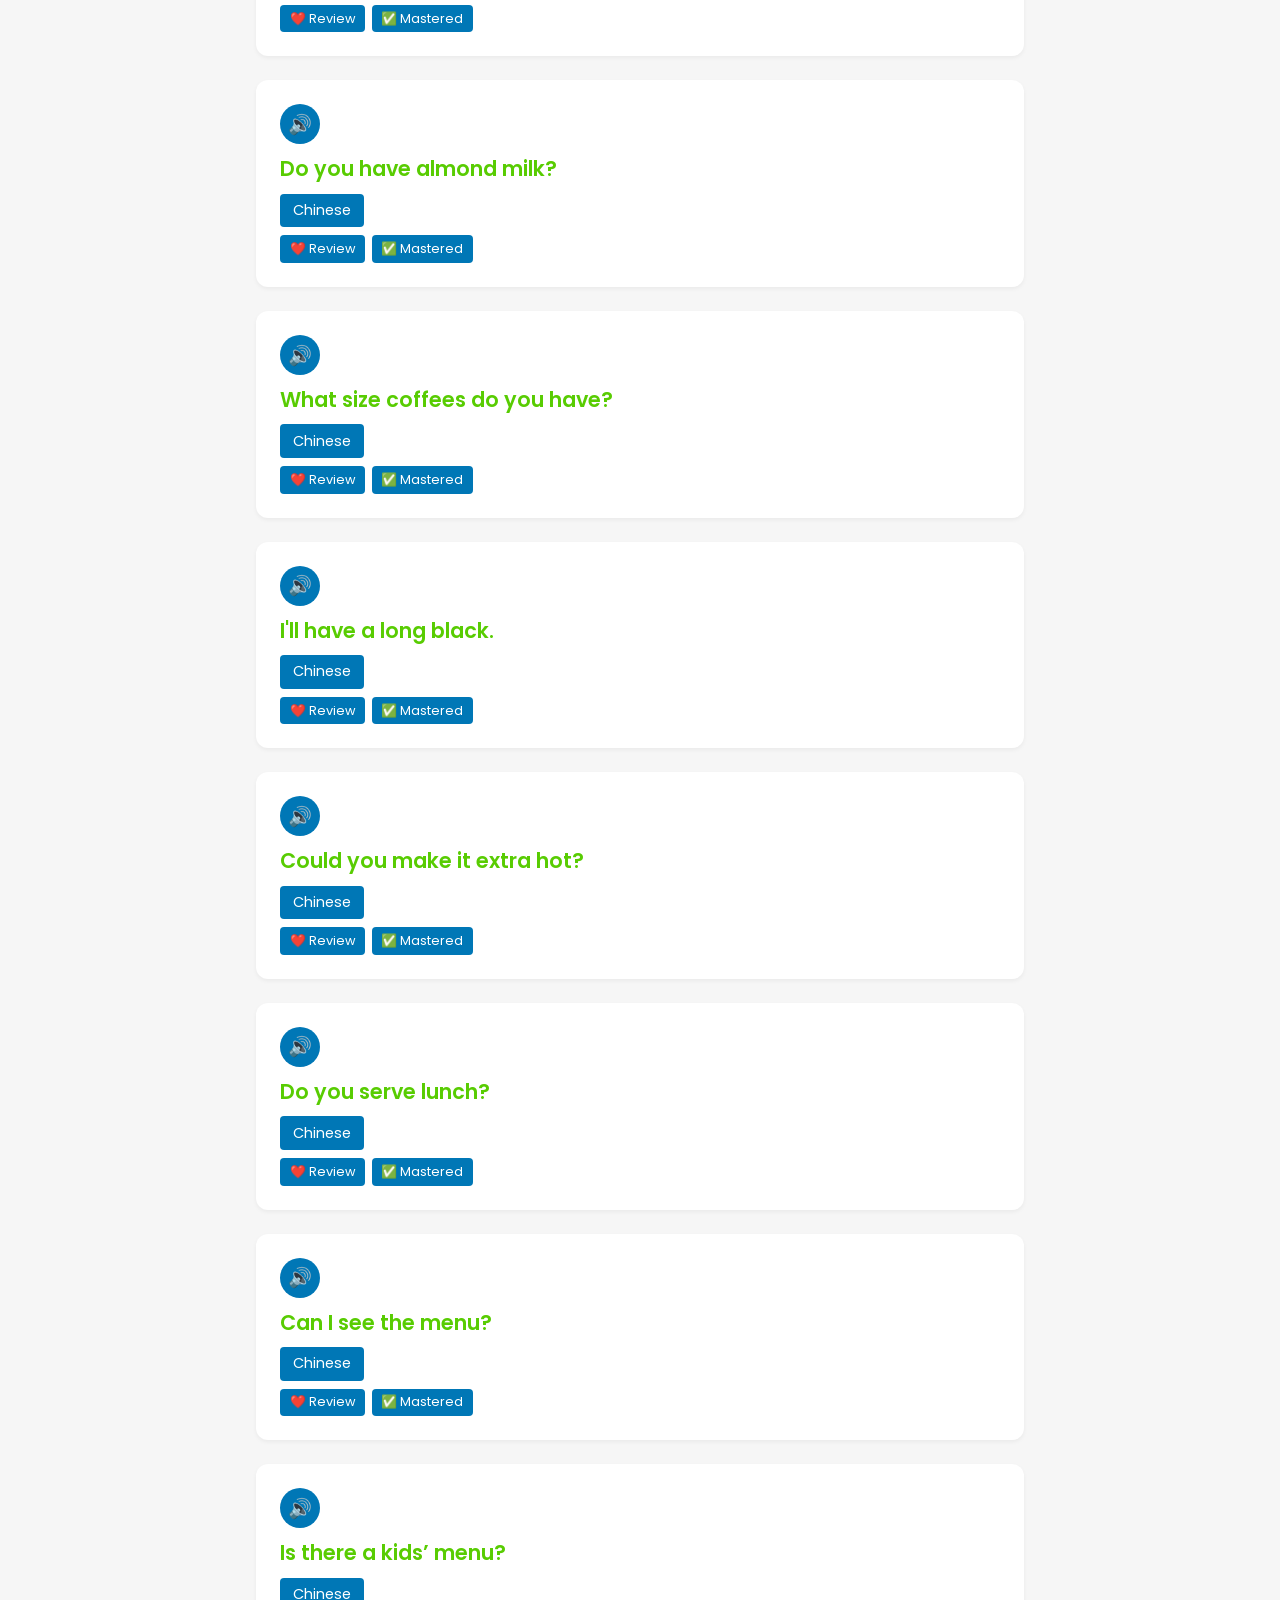
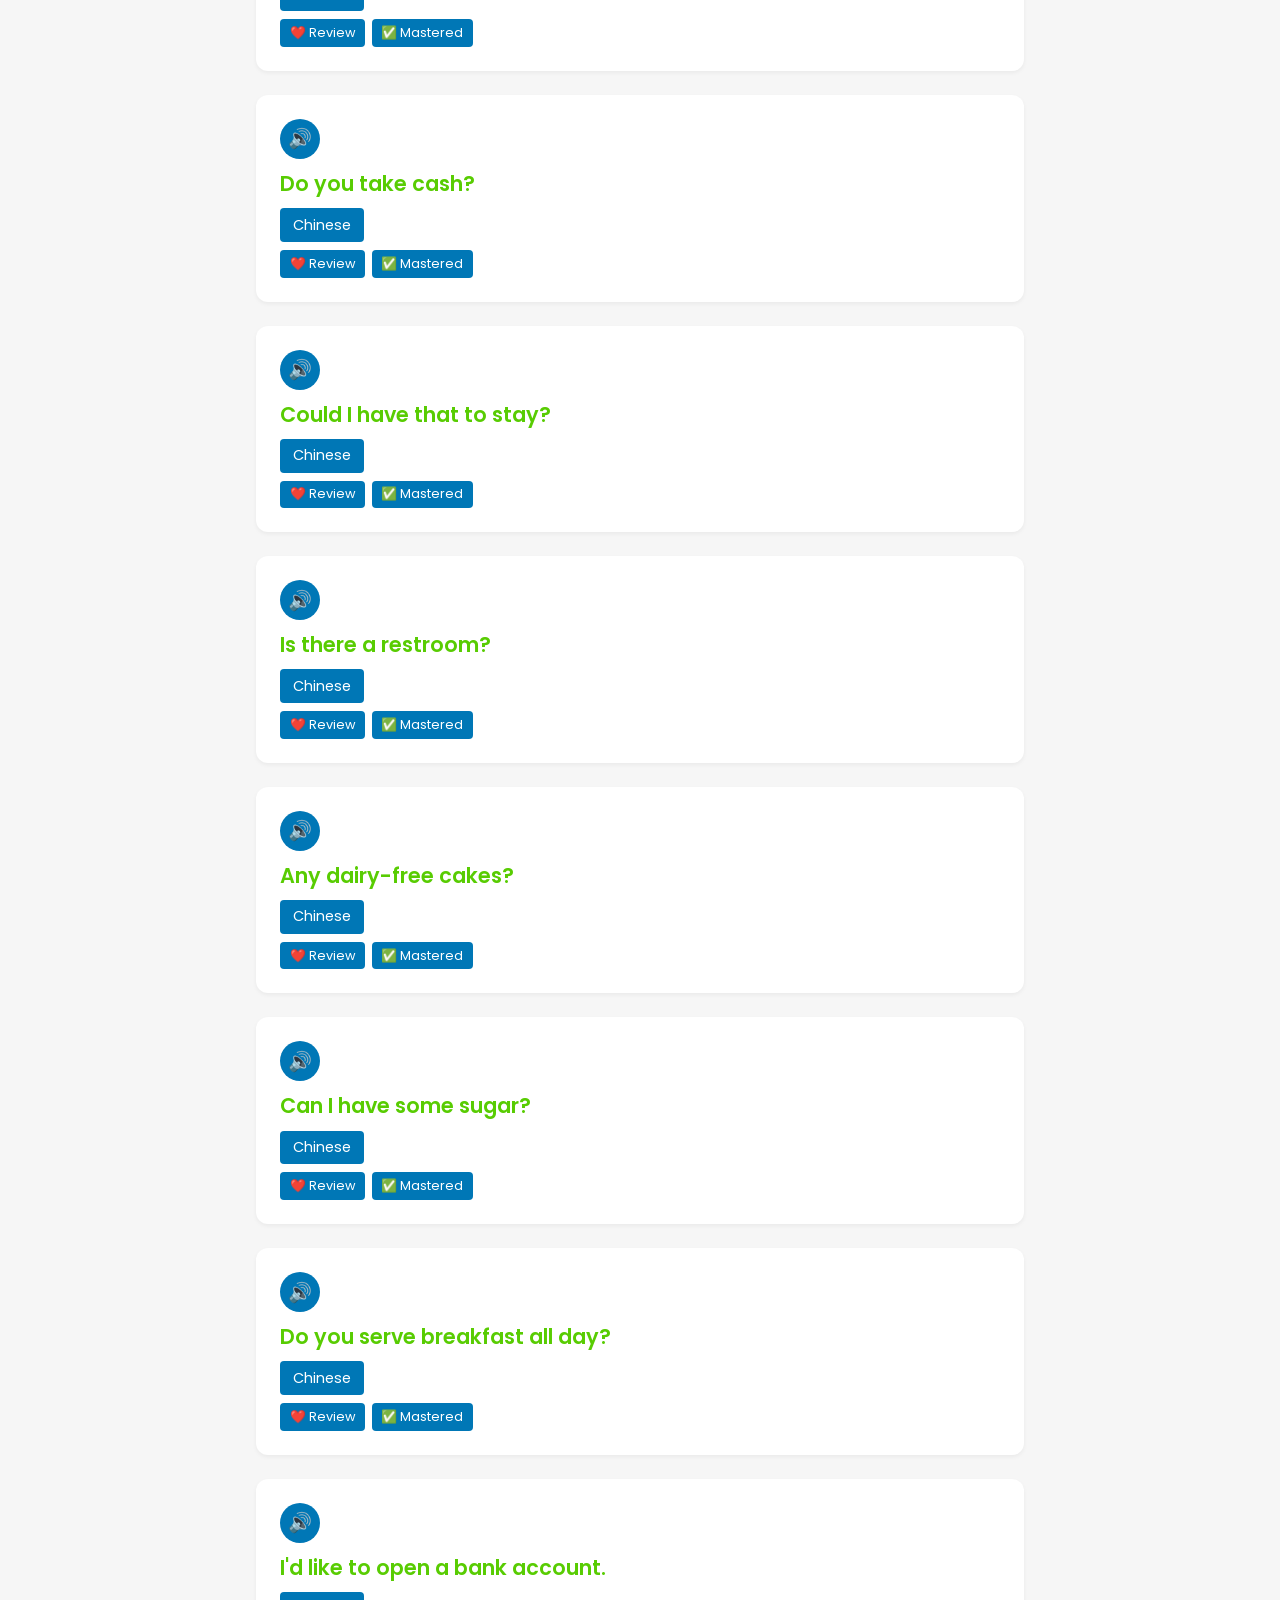
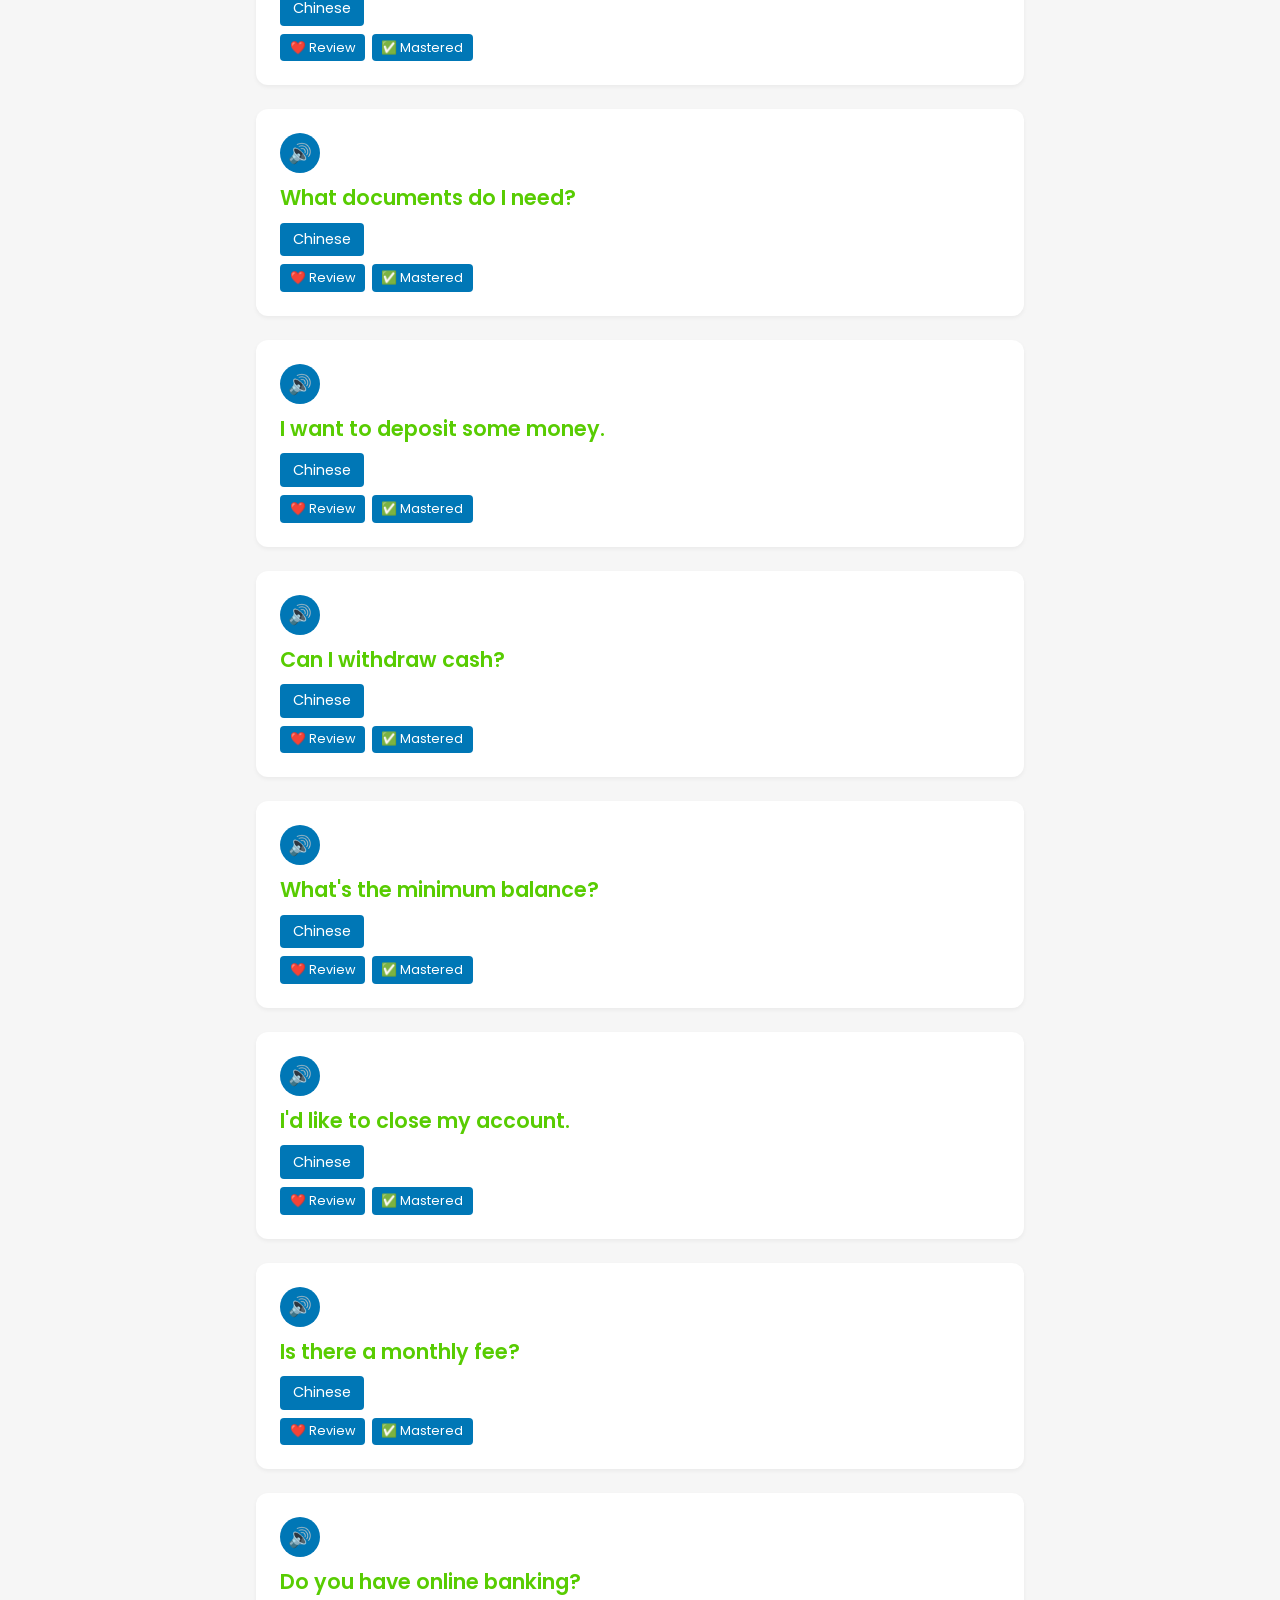
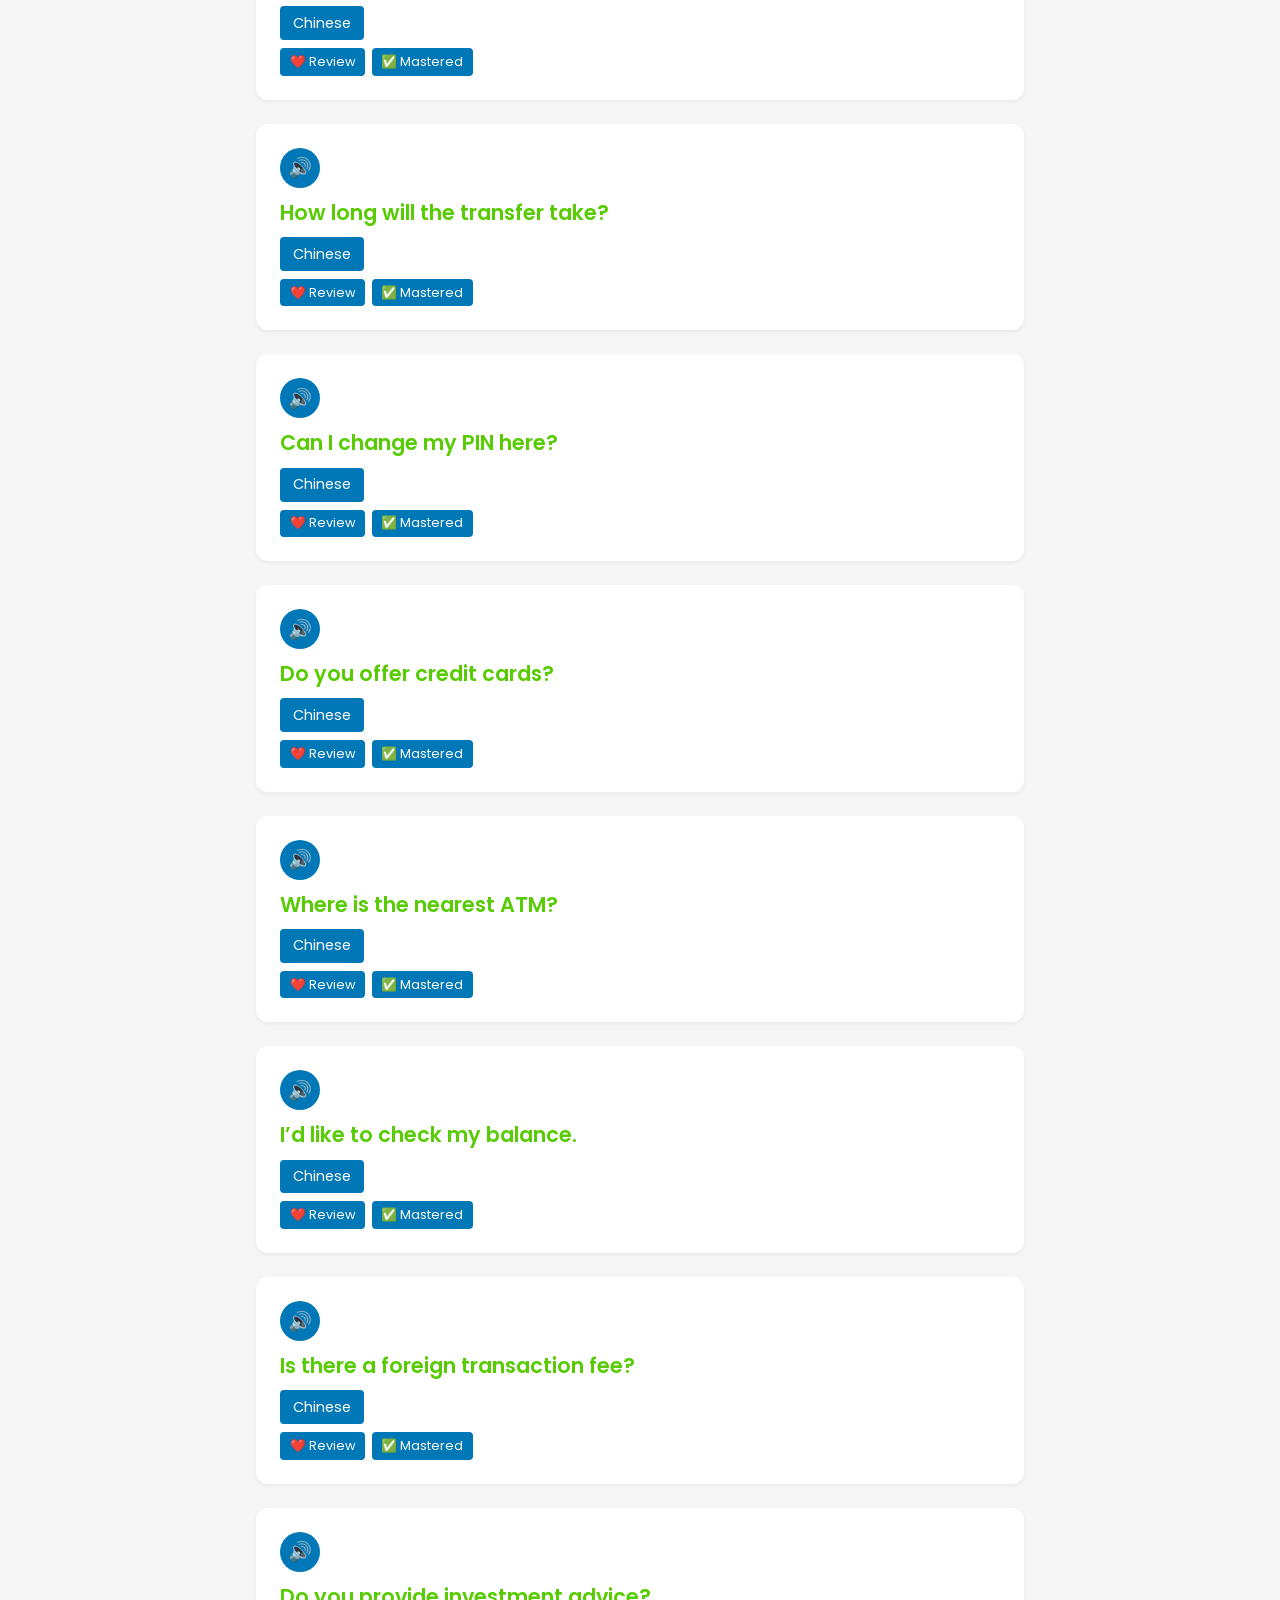
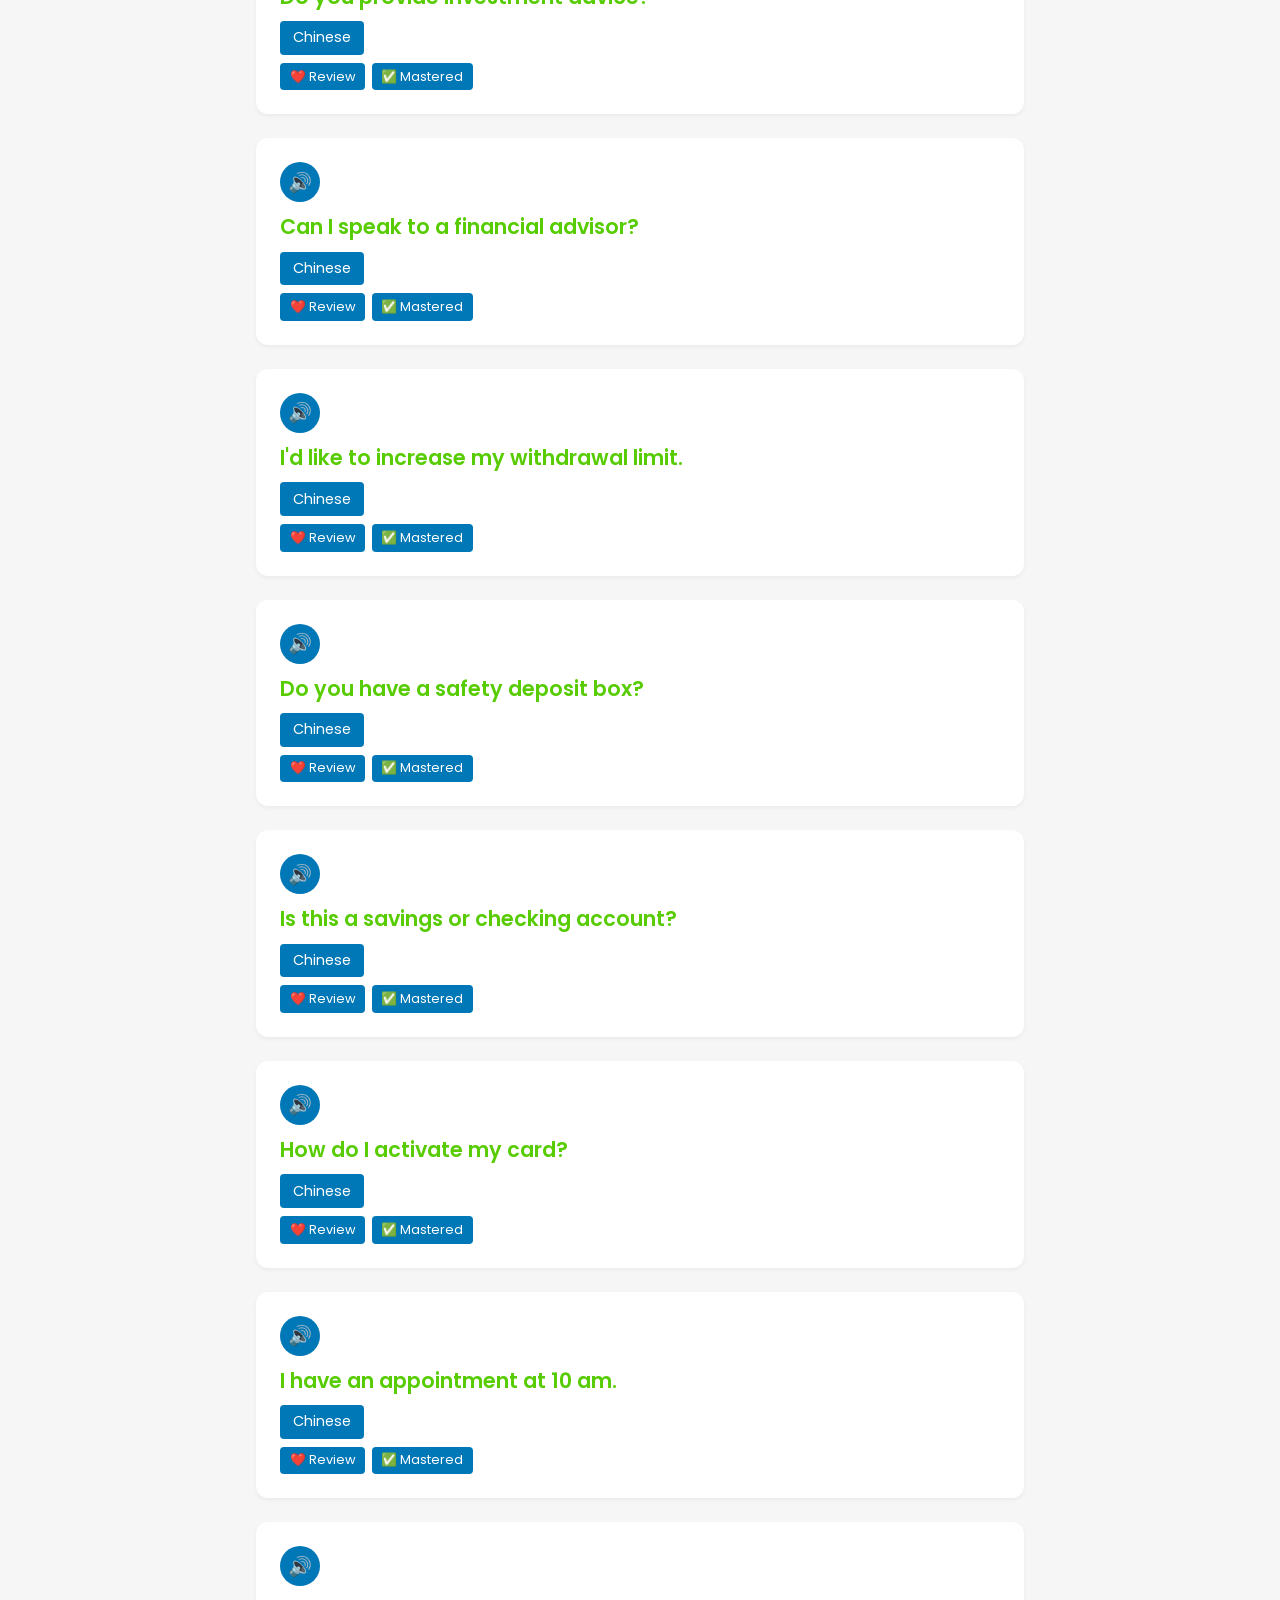
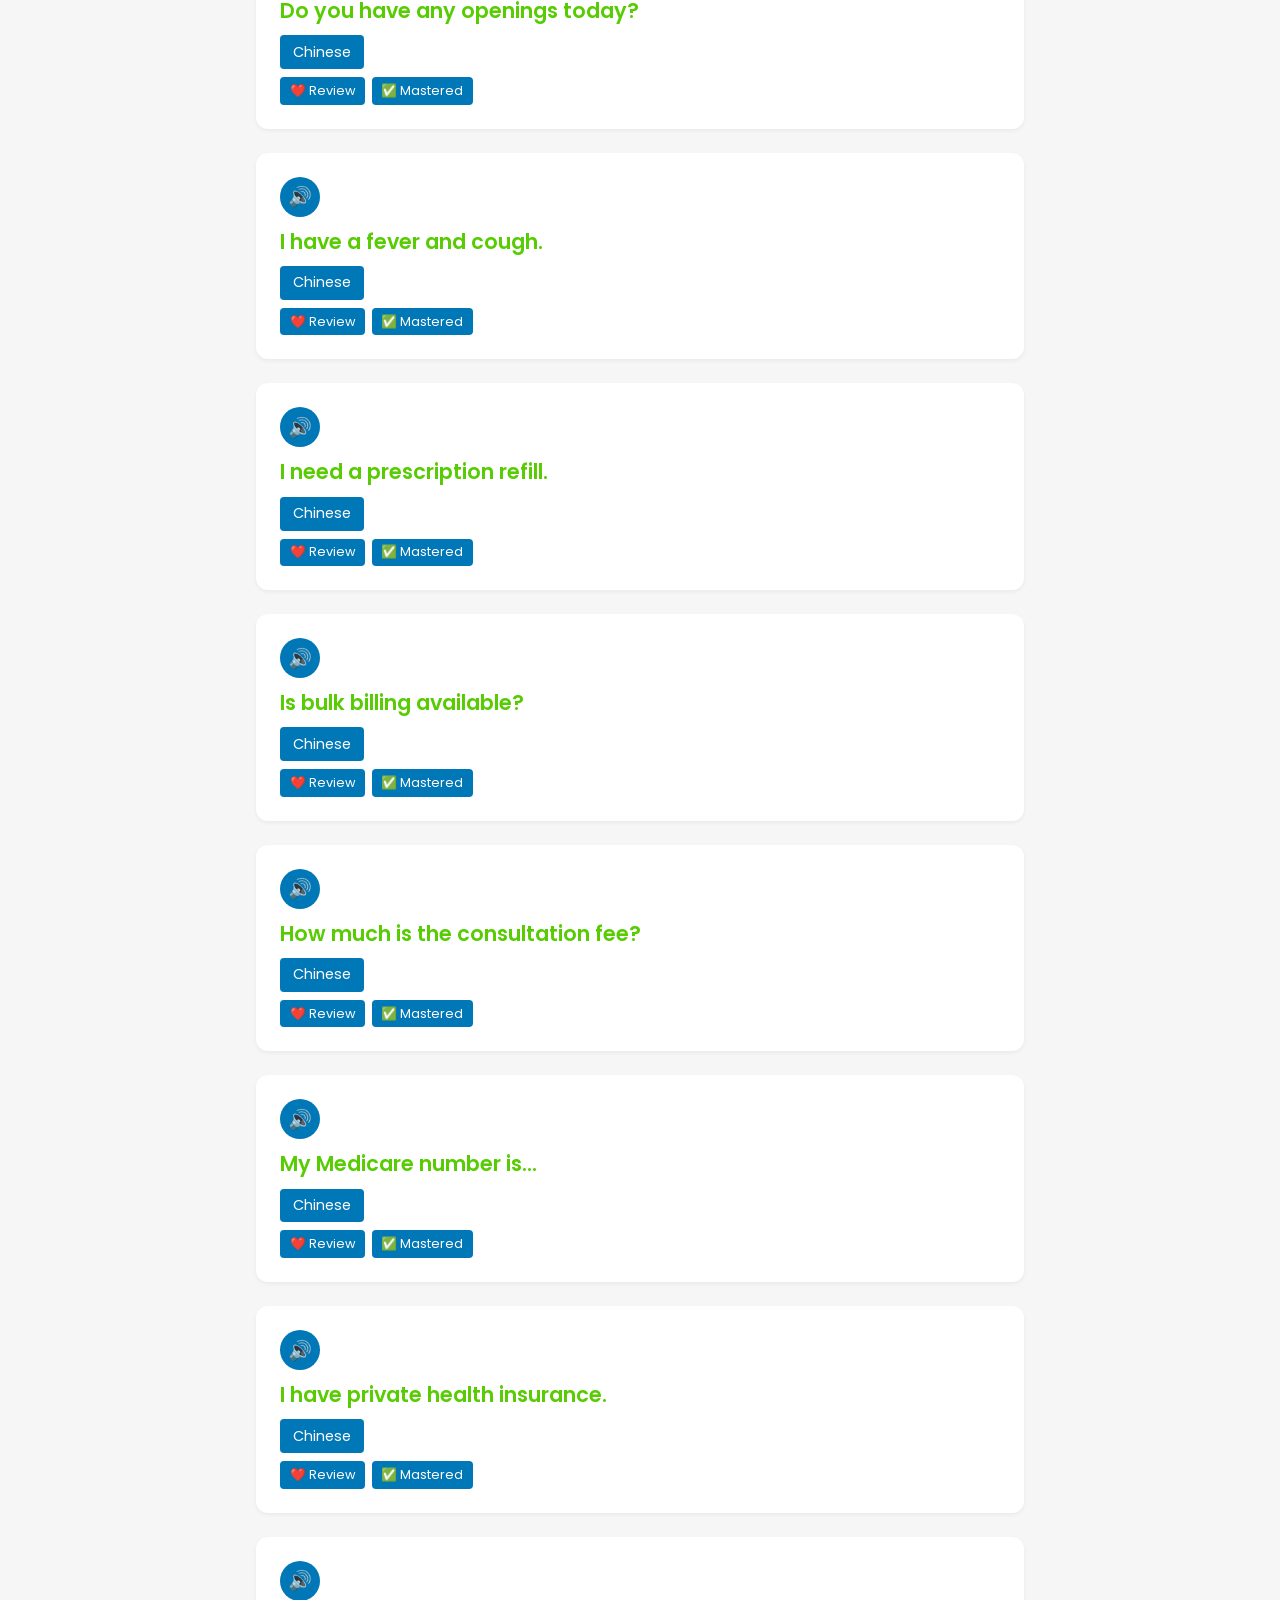
<file: life.html>
<!DOCTYPE html>
<html lang="en">
<head>
    <meta charset="UTF-8">
    <meta name="viewport" content="width=device-width, initial-scale=1.0">
    <title>Australian English | English for Real Australia</title>
    <link rel="stylesheet" href="css/style.css">
    <link rel="preconnect" href="https://fonts.googleapis.com">
    <link rel="preconnect" href="https://fonts.gstatic.com" crossorigin>
    <link href="https://fonts.googleapis.com/css2?family=Poppins:wght@300;400;600&family=Noto+Sans+SC:wght@400;700&display=swap" rel="stylesheet">
    <!-- PWA manifest and meta tags -->
    <link rel="manifest" href="manifest.json">
    <meta name="theme-color" content="#2272C9">
    <meta name="apple-mobile-web-app-capable" content="yes">
    <meta name="apple-mobile-web-app-status-bar-style" content="default">
    <link rel="apple-touch-icon" href="icons/icon-192.png">
</head>
<body data-page="life">
    <header>
        <nav class="navbar">
            <div class="brand">English for Real Australia</div>
            <button class="menu-toggle" aria-label="Toggle navigation">
                <span class="bar"></span>
                <span class="bar"></span>
                <span class="bar"></span>
            </button>
            <ul class="nav-links">
                <li><a href="index.html">Home</a></li>
                <li><a href="childcare.html">Childcare English</a></li>
                <li><a href="nursing.html">Nursing English</a></li>
                <li><a href="life.html" class="active">Australian English</a></li>
                <li><a href="vocabulary.html">Australian Vocabulary</a></li>
                <li><a href="review.html">Review Center</a></li>
                <li><a href="search.html">Search</a></li>
                <li><a href="quickadd.html">Quick Add</a></li>
                <li><a href="settings.html">Task Settings</a></li>
                <li><a href="analytics.html">Learning Analytics</a></li>
                <li class="voice-select-item">
                    <select id="voice-select" title="Select accent">
                        <option value="au">AU</option>
                        <option value="uk">UK</option>
                        <option value="us">US</option>
                    </select>
                </li>
            </ul>
        </nav>
    </header>
    <main>
        <!-- 页头 -->
        <section class="section-header">
            <h1>Australian English</h1>
            <p>Everyday language for living and working in Australia.</p>
        </section>
        
        <!-- 动态短语区域，将通过脚本生成澳洲生活英语卡片 -->
        <section class="content-container" id="life-container"></section>
    </main>
    <footer>
        <p>&copy; 2026 English for Real Australia</p>
    </footer>
    <!-- 数据文件包含各学习模块的短语数据 -->
    <script src="js/data.js"></script>
    <!-- 主脚本文件 -->
    <script src="js/script.js"></script>
</body>
</html>
</file>
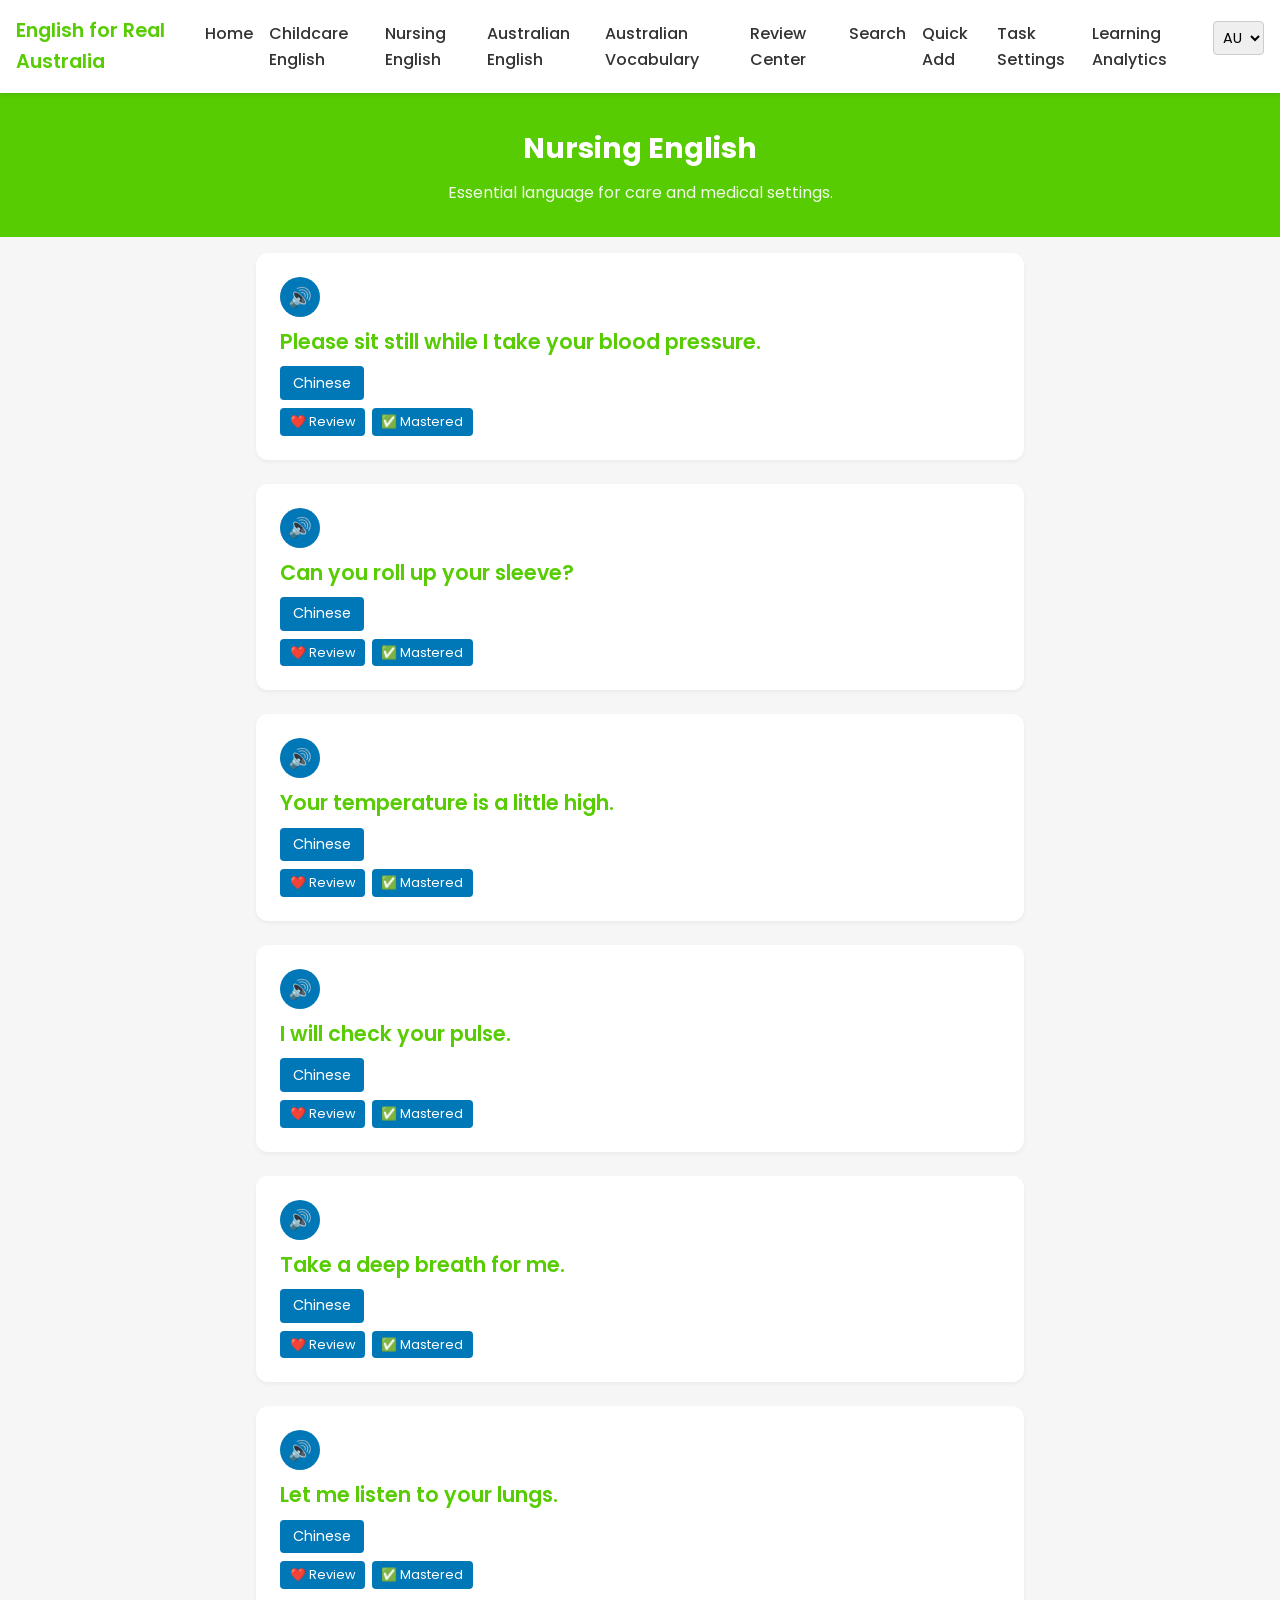
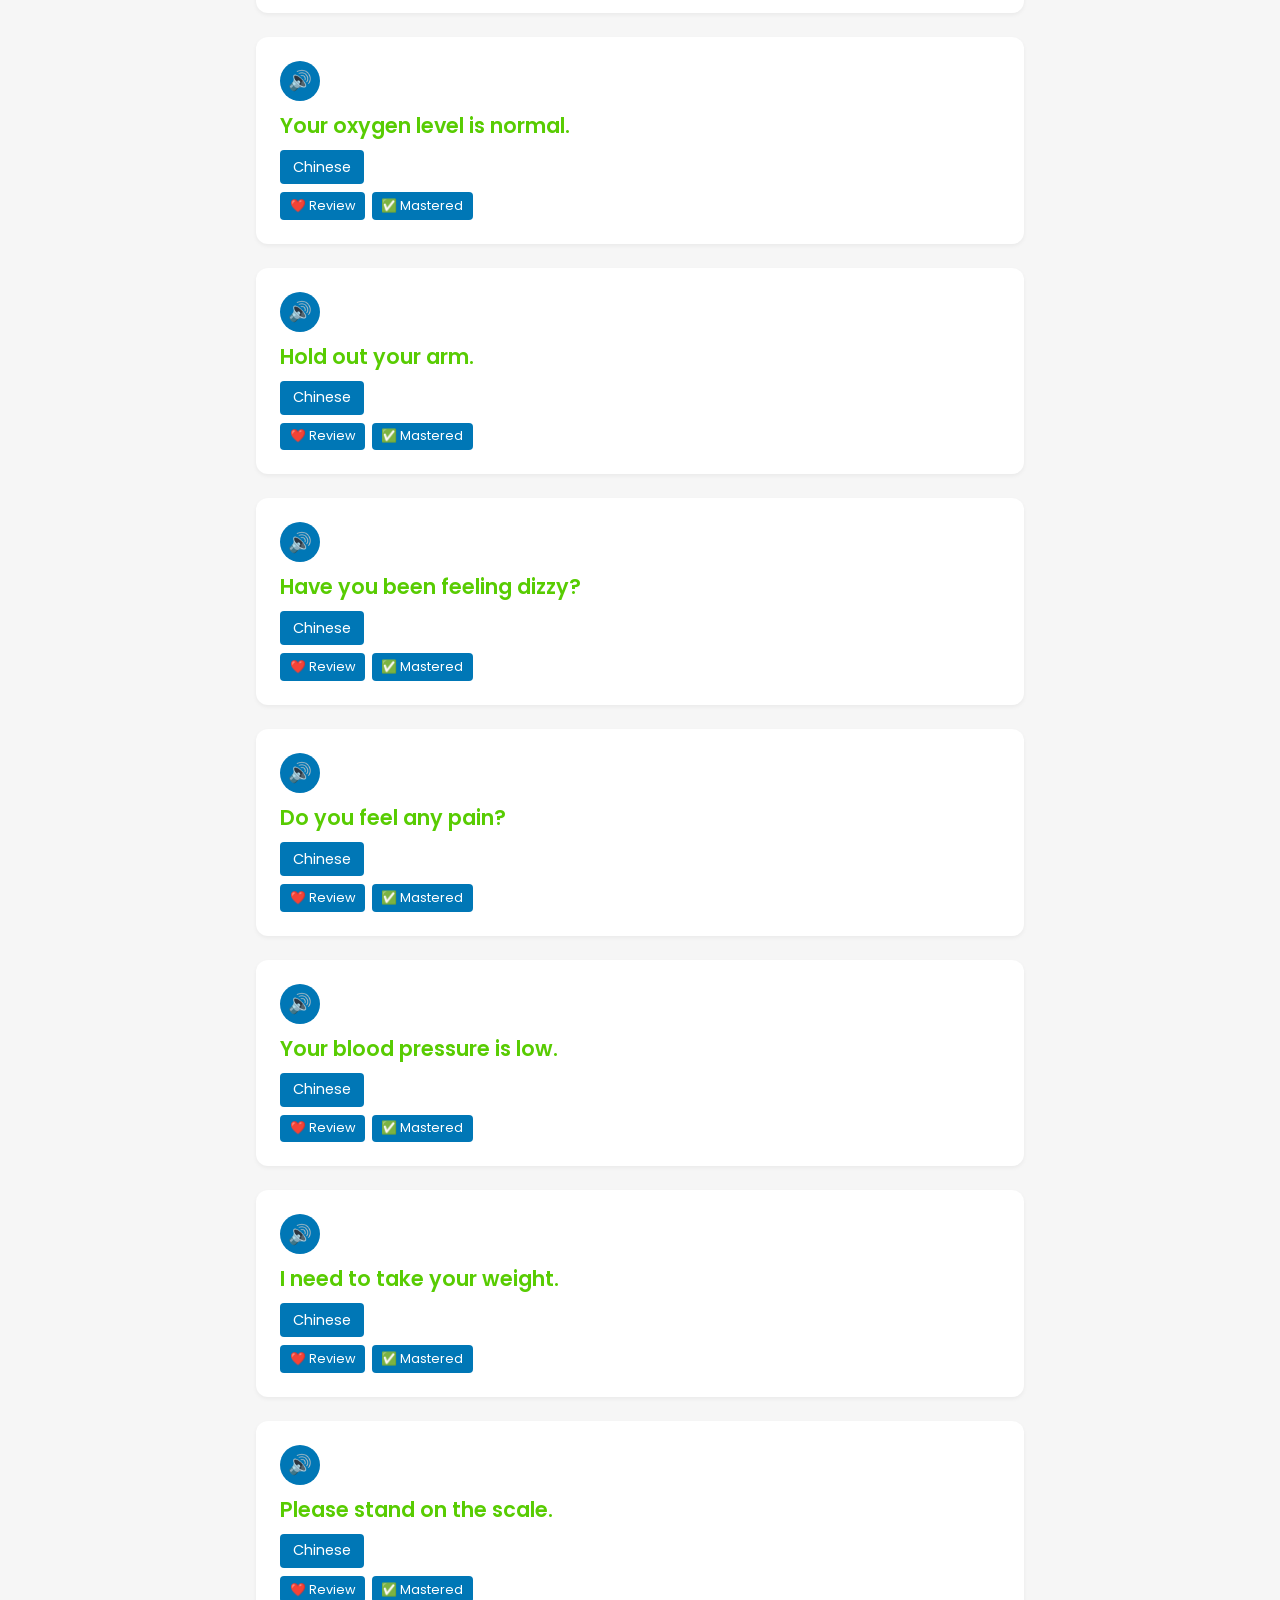
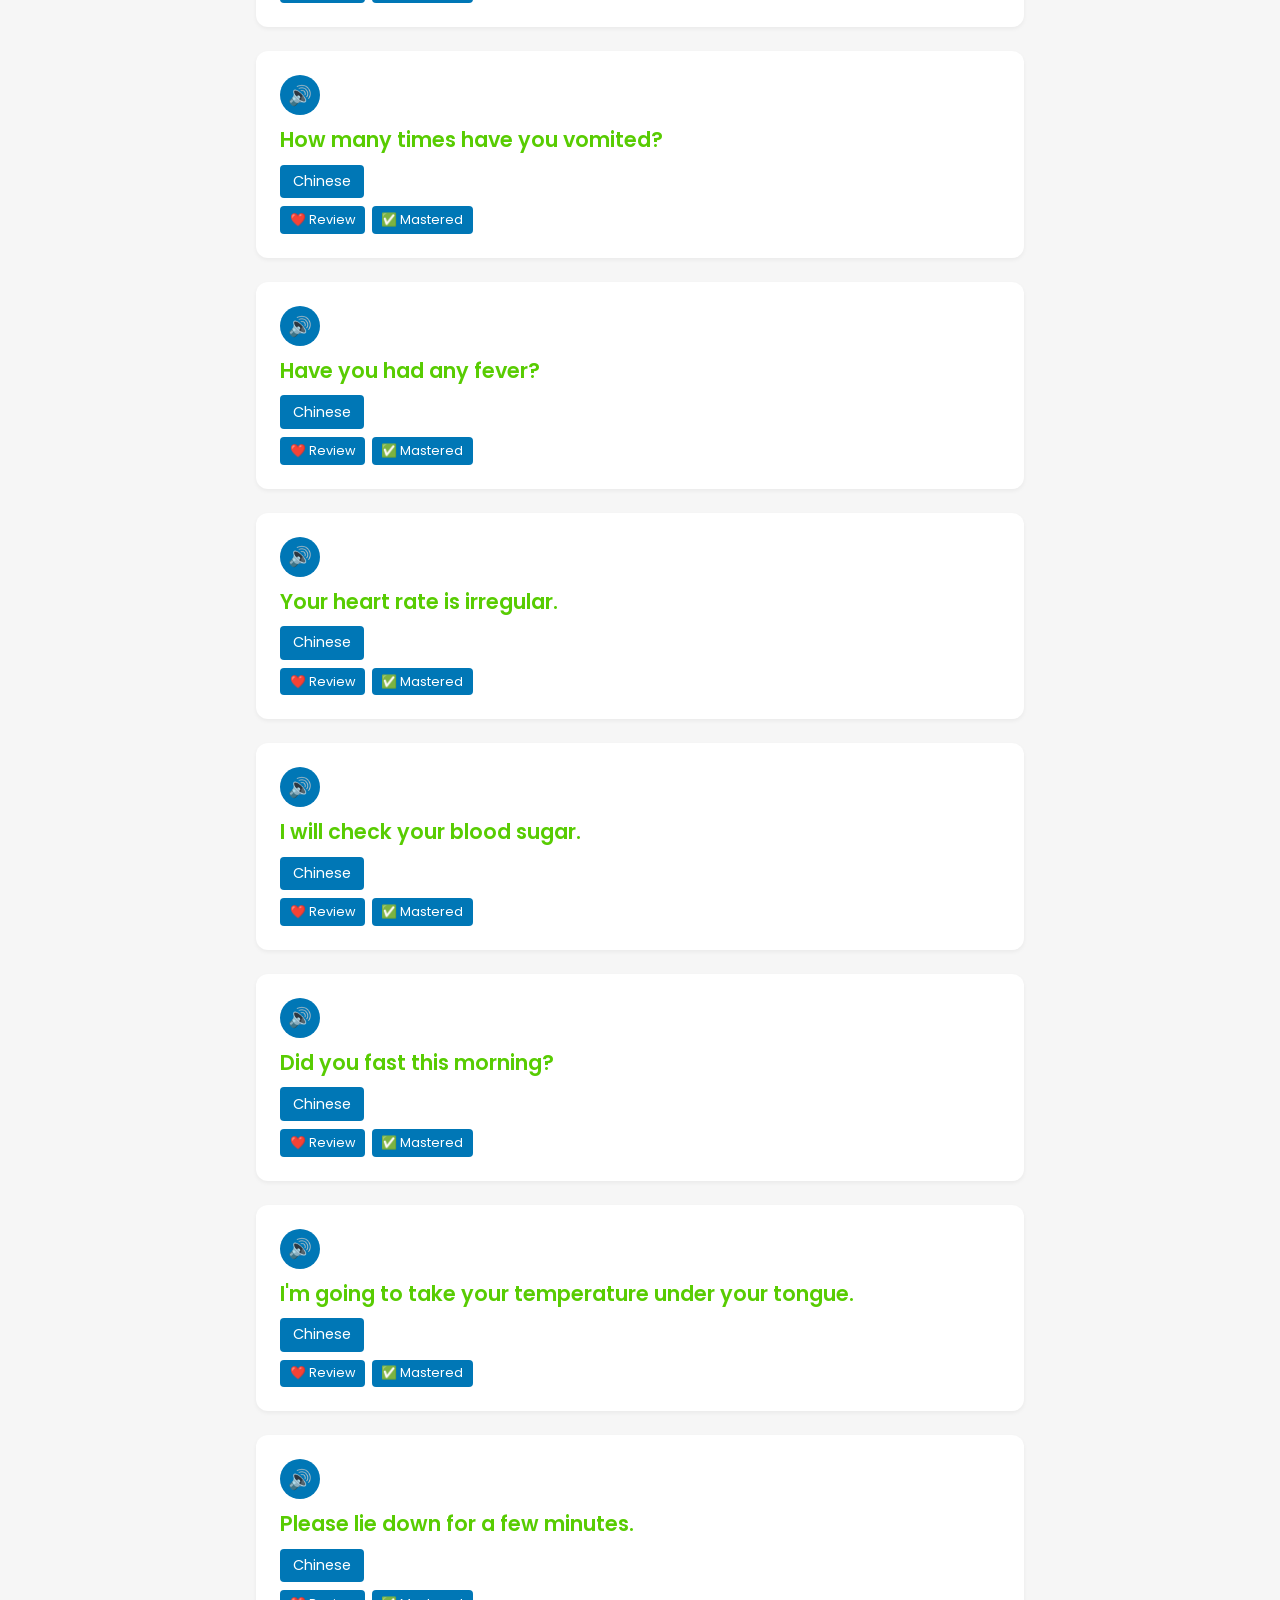
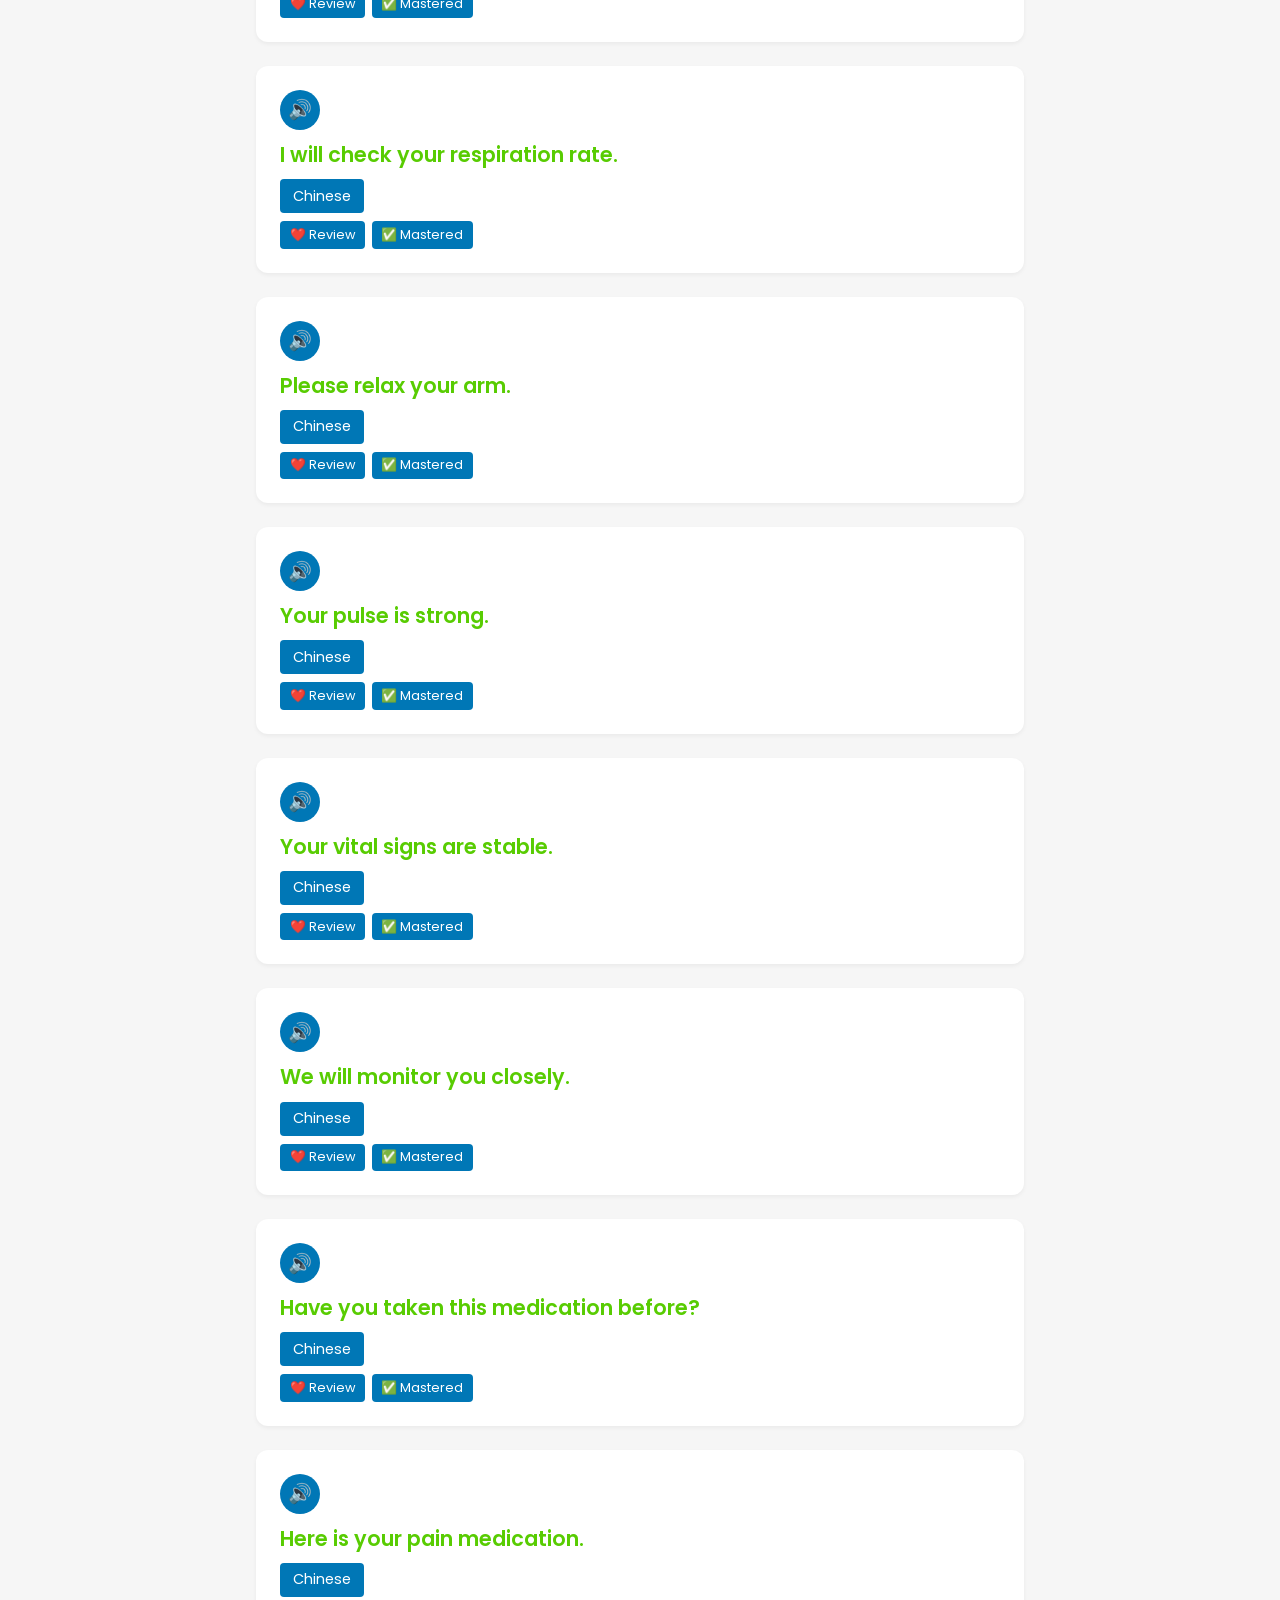
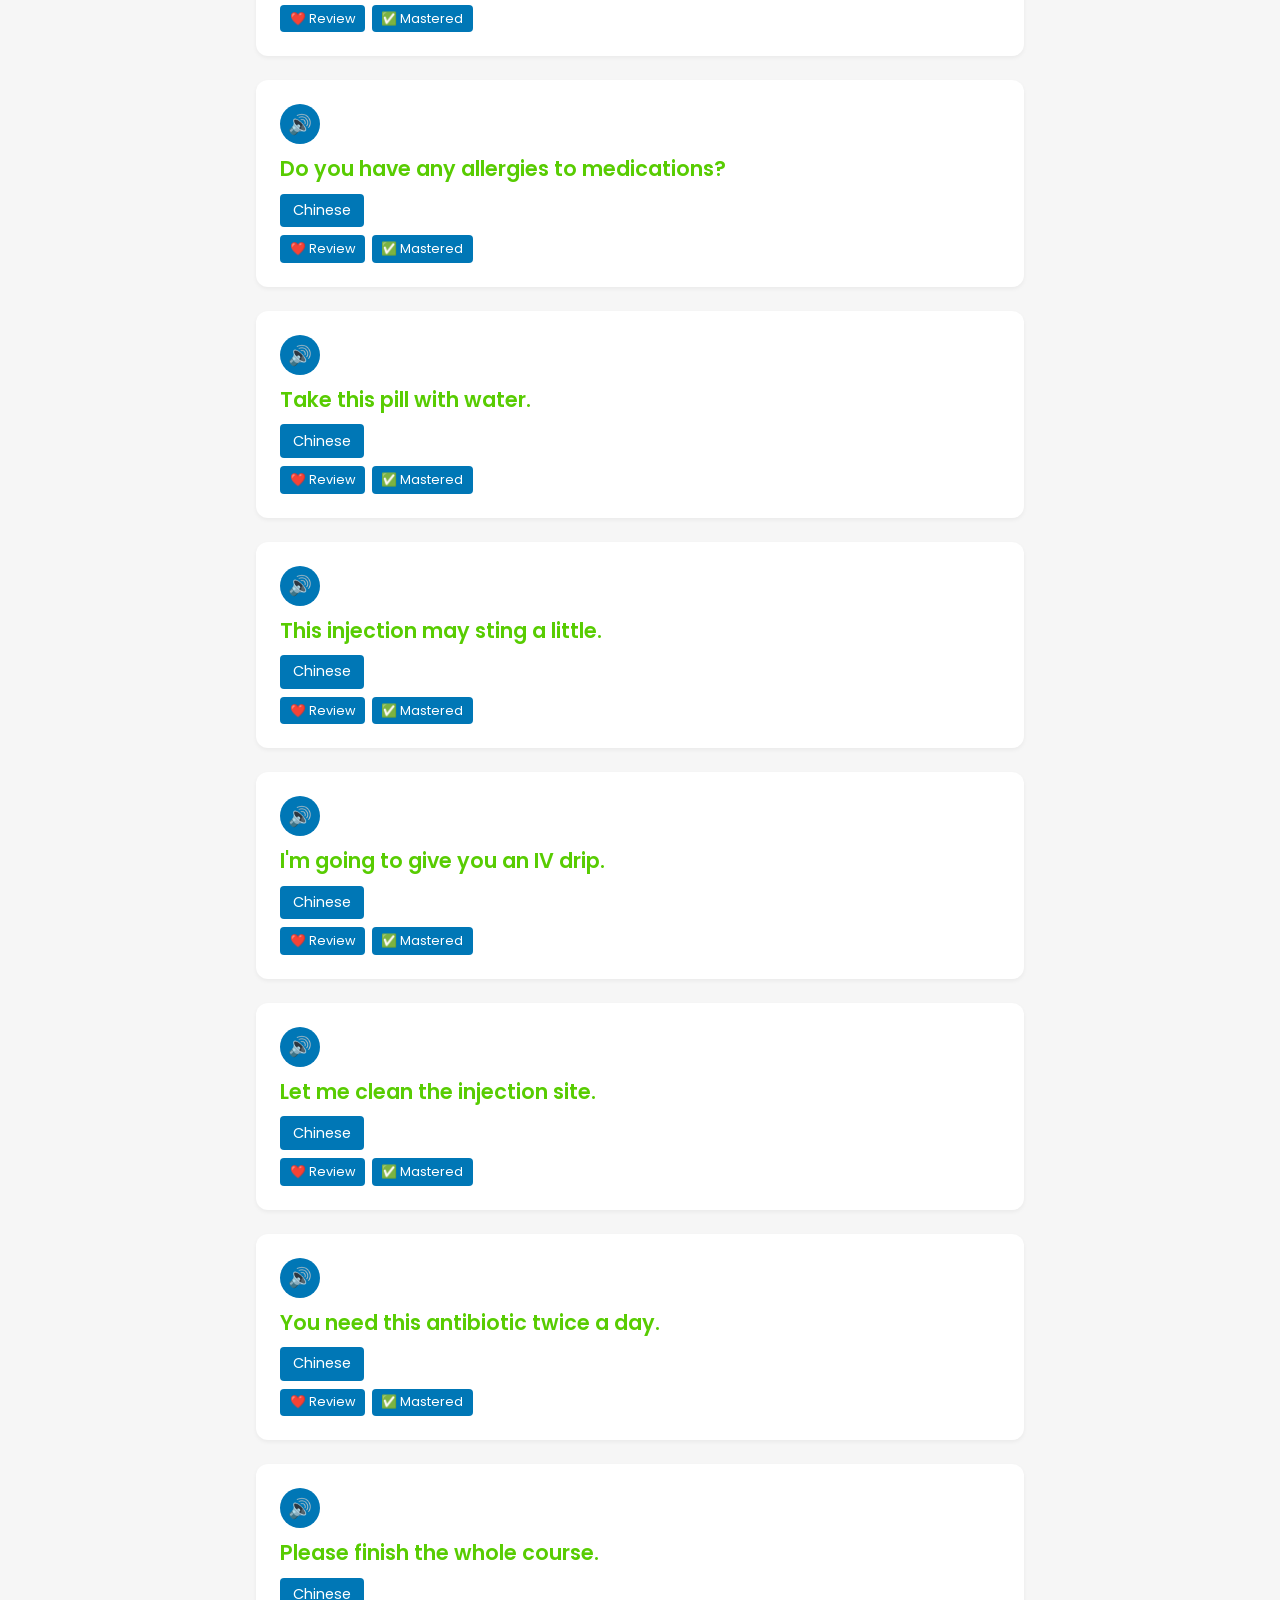
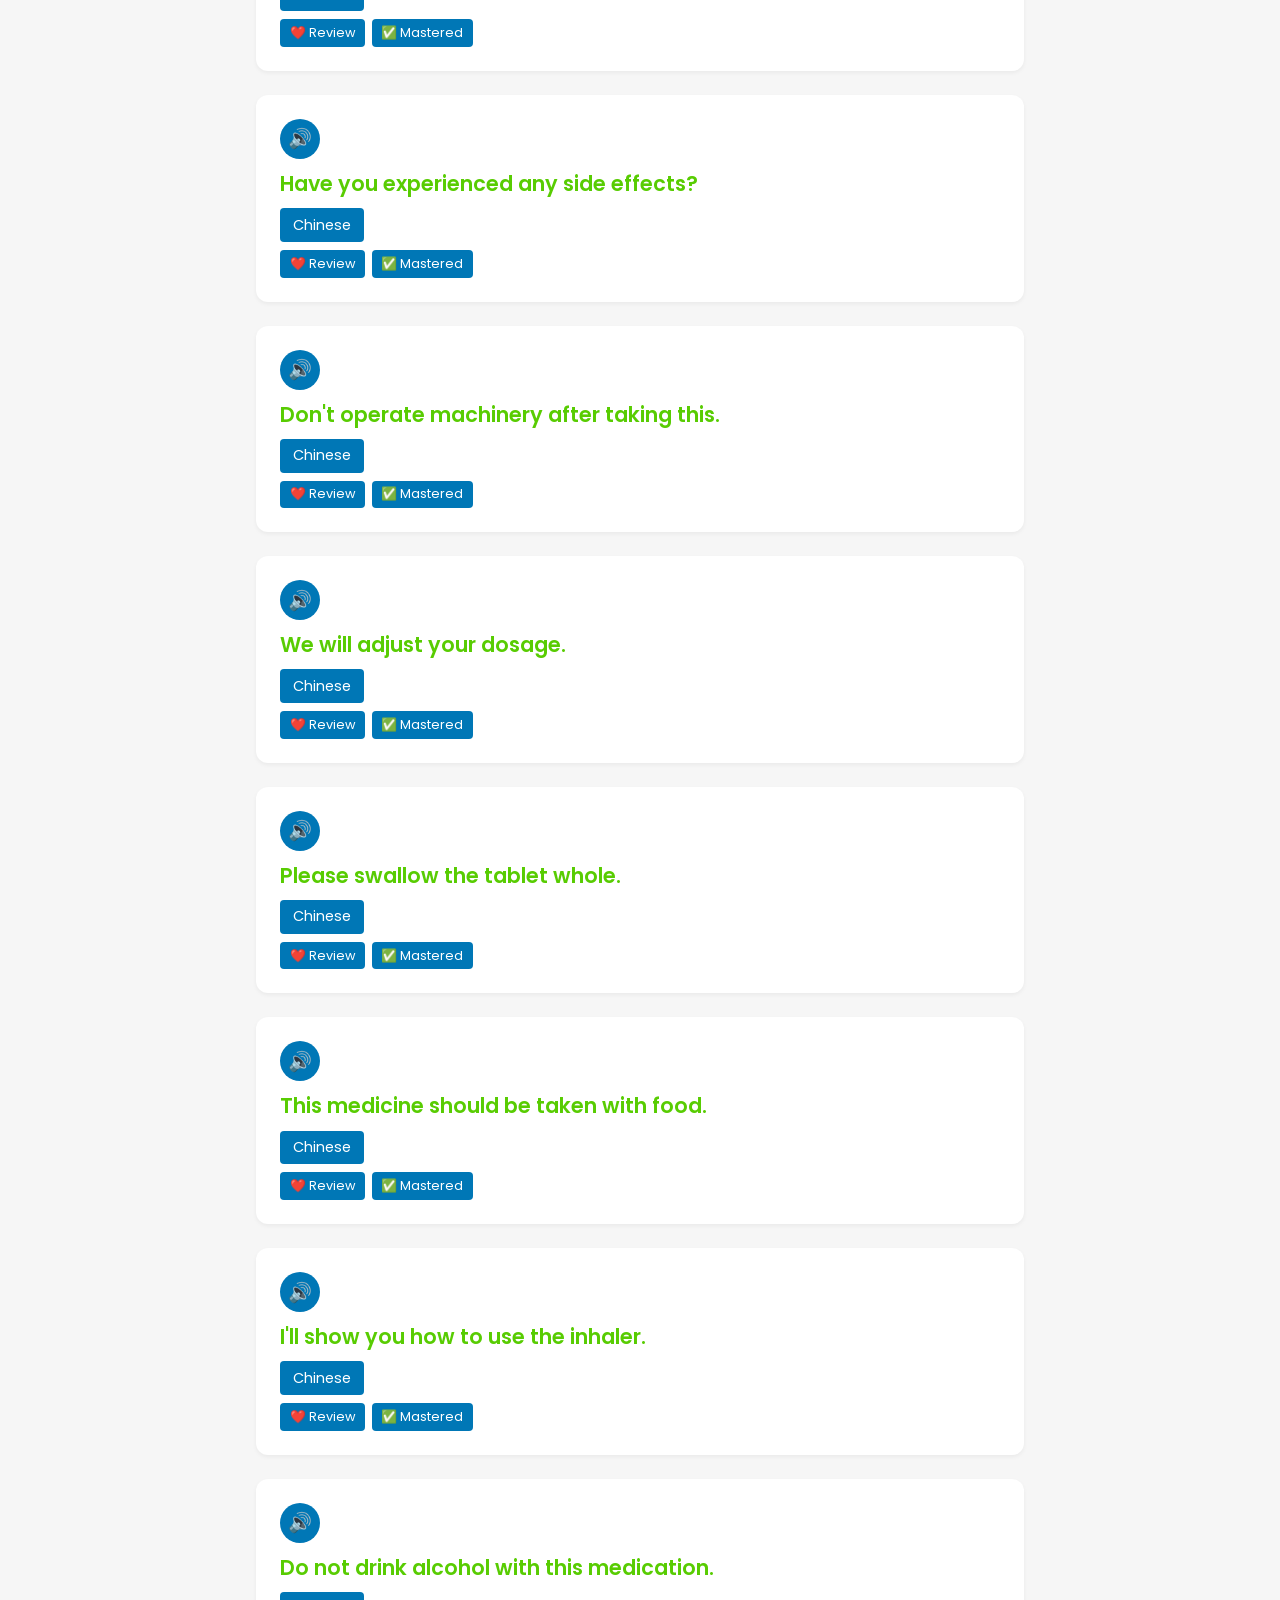
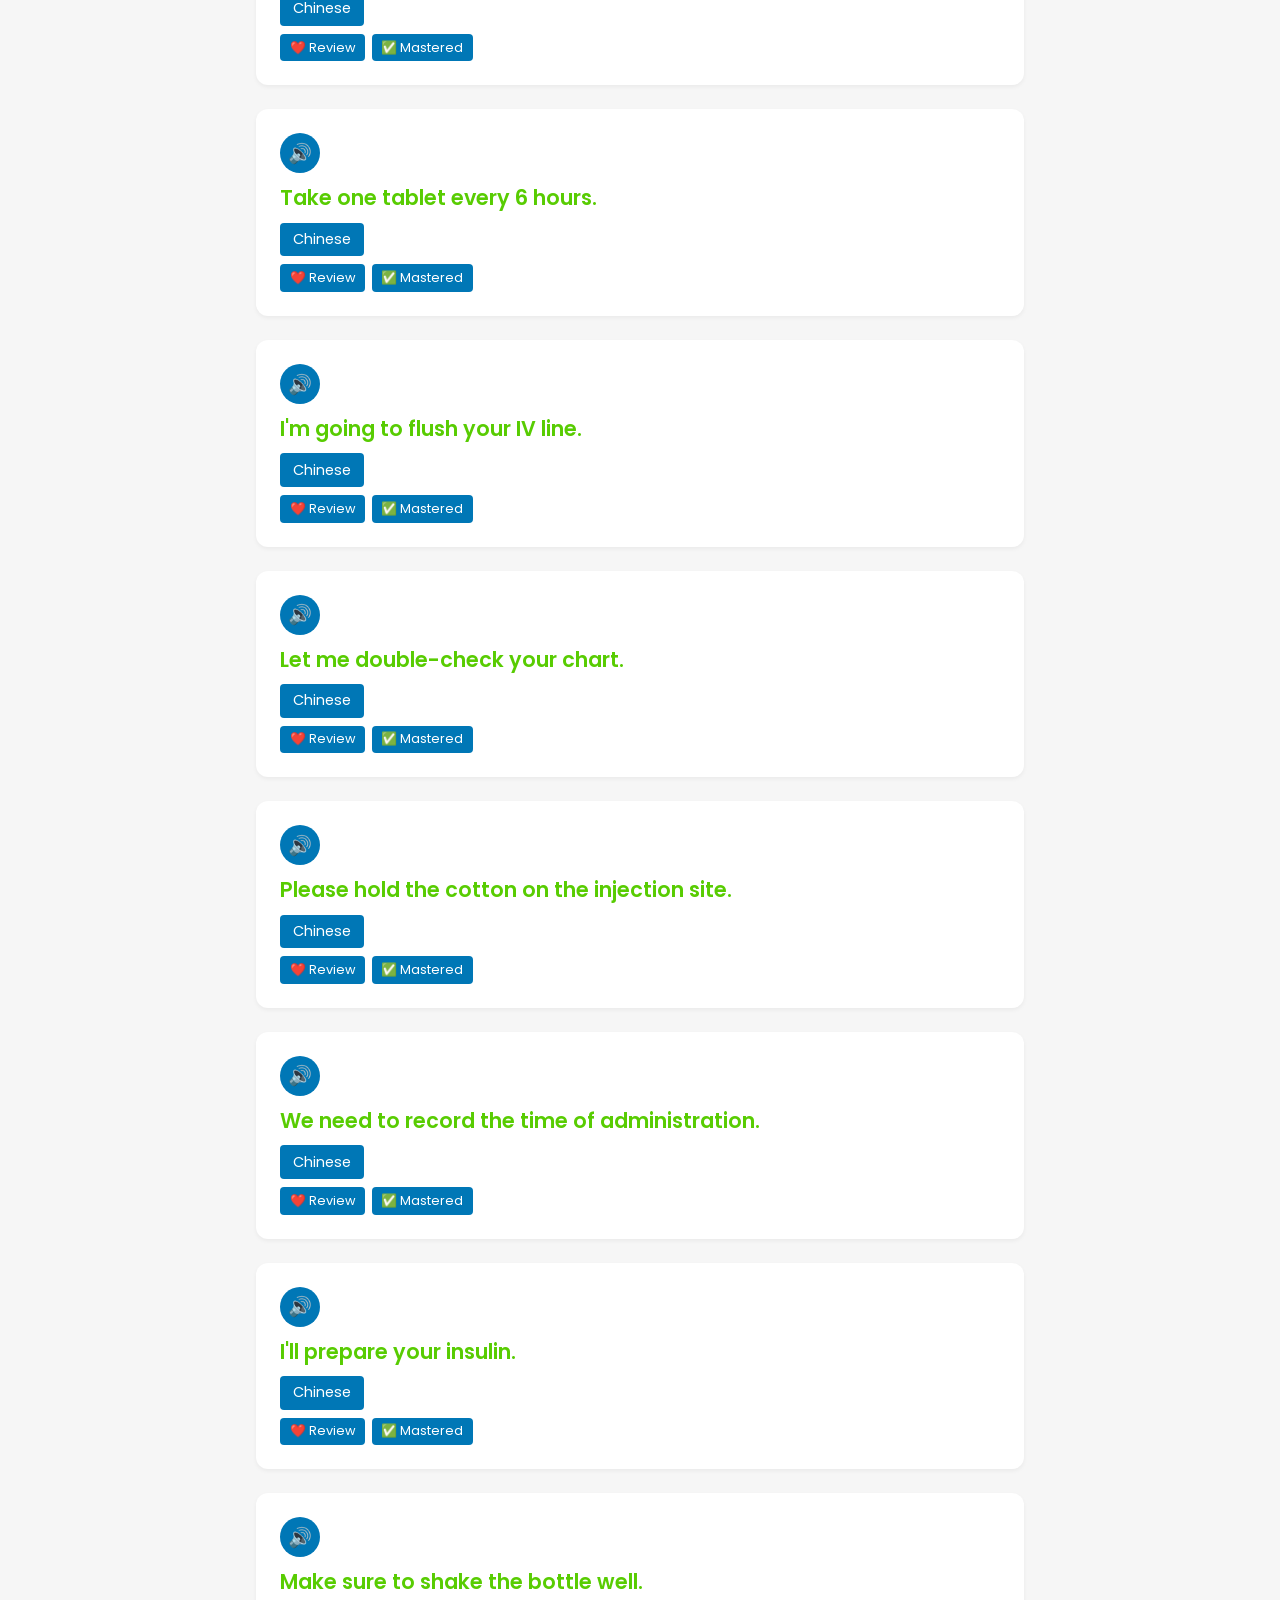
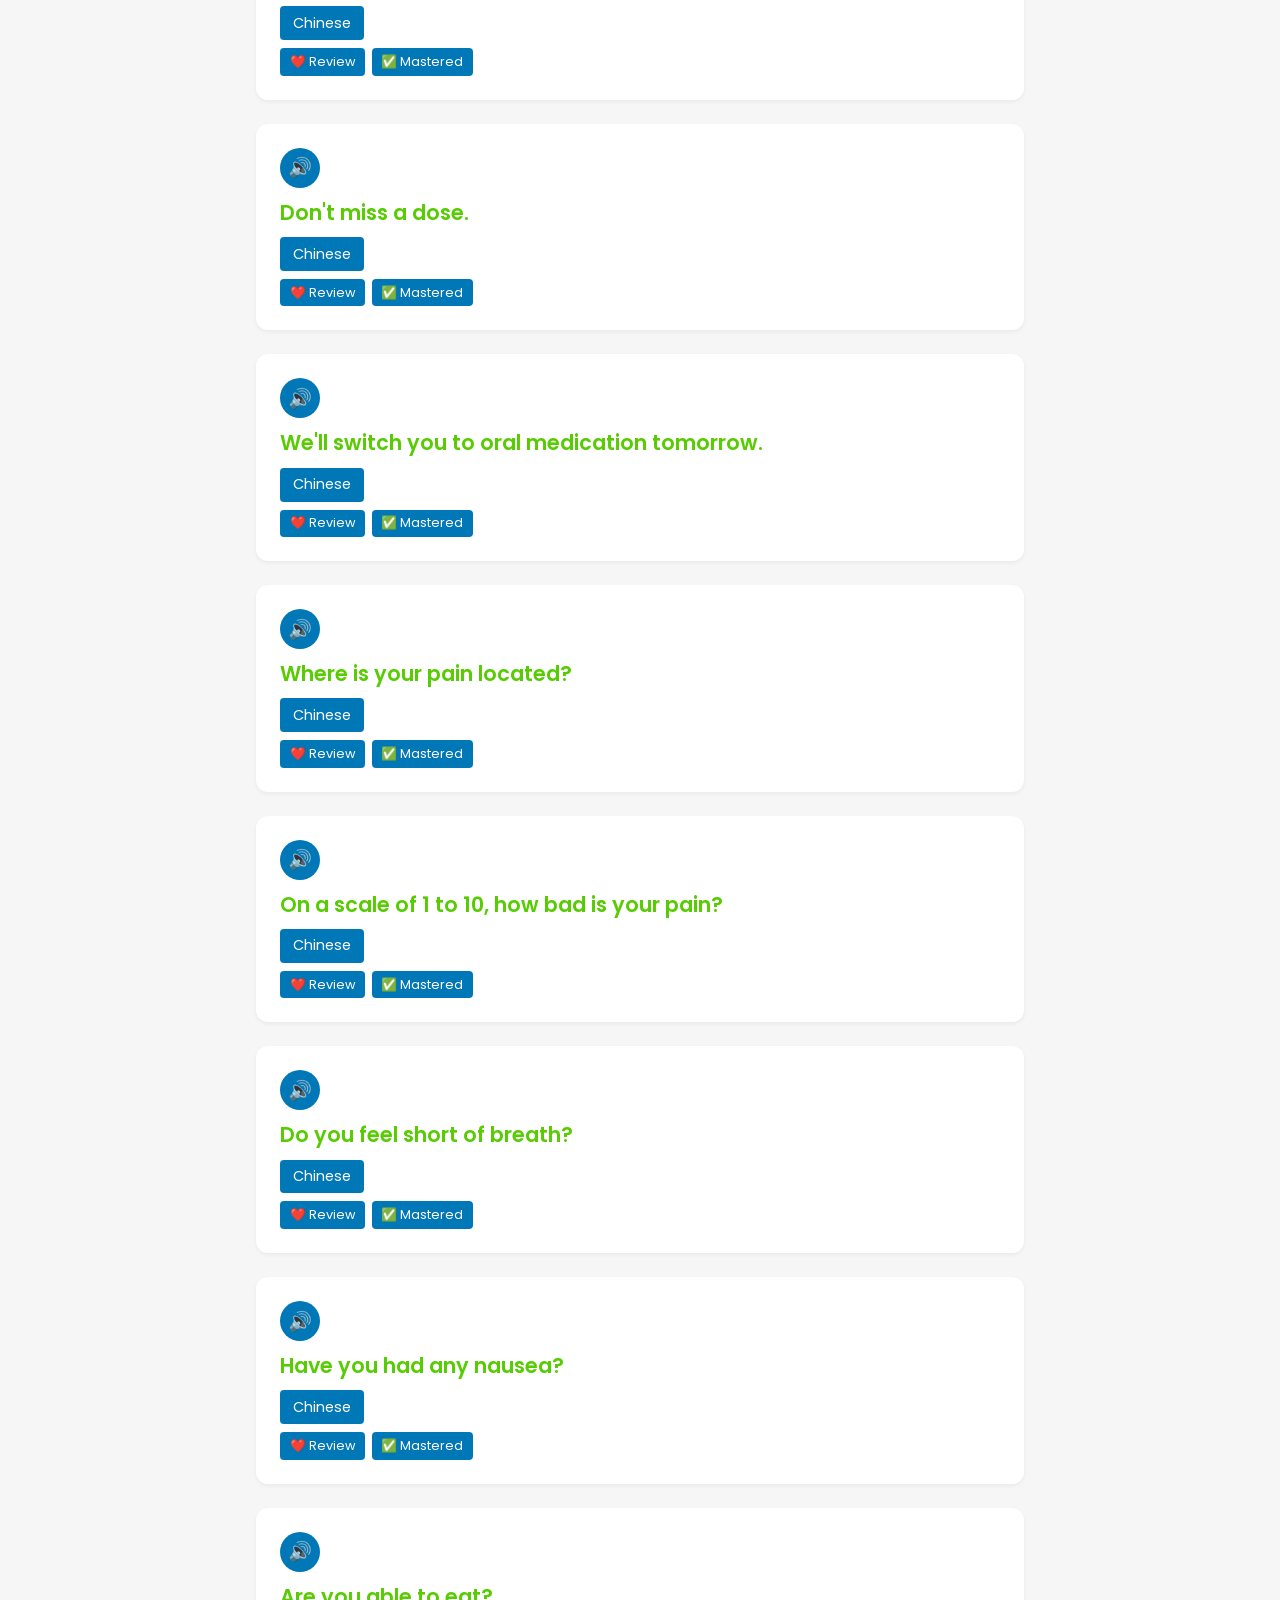
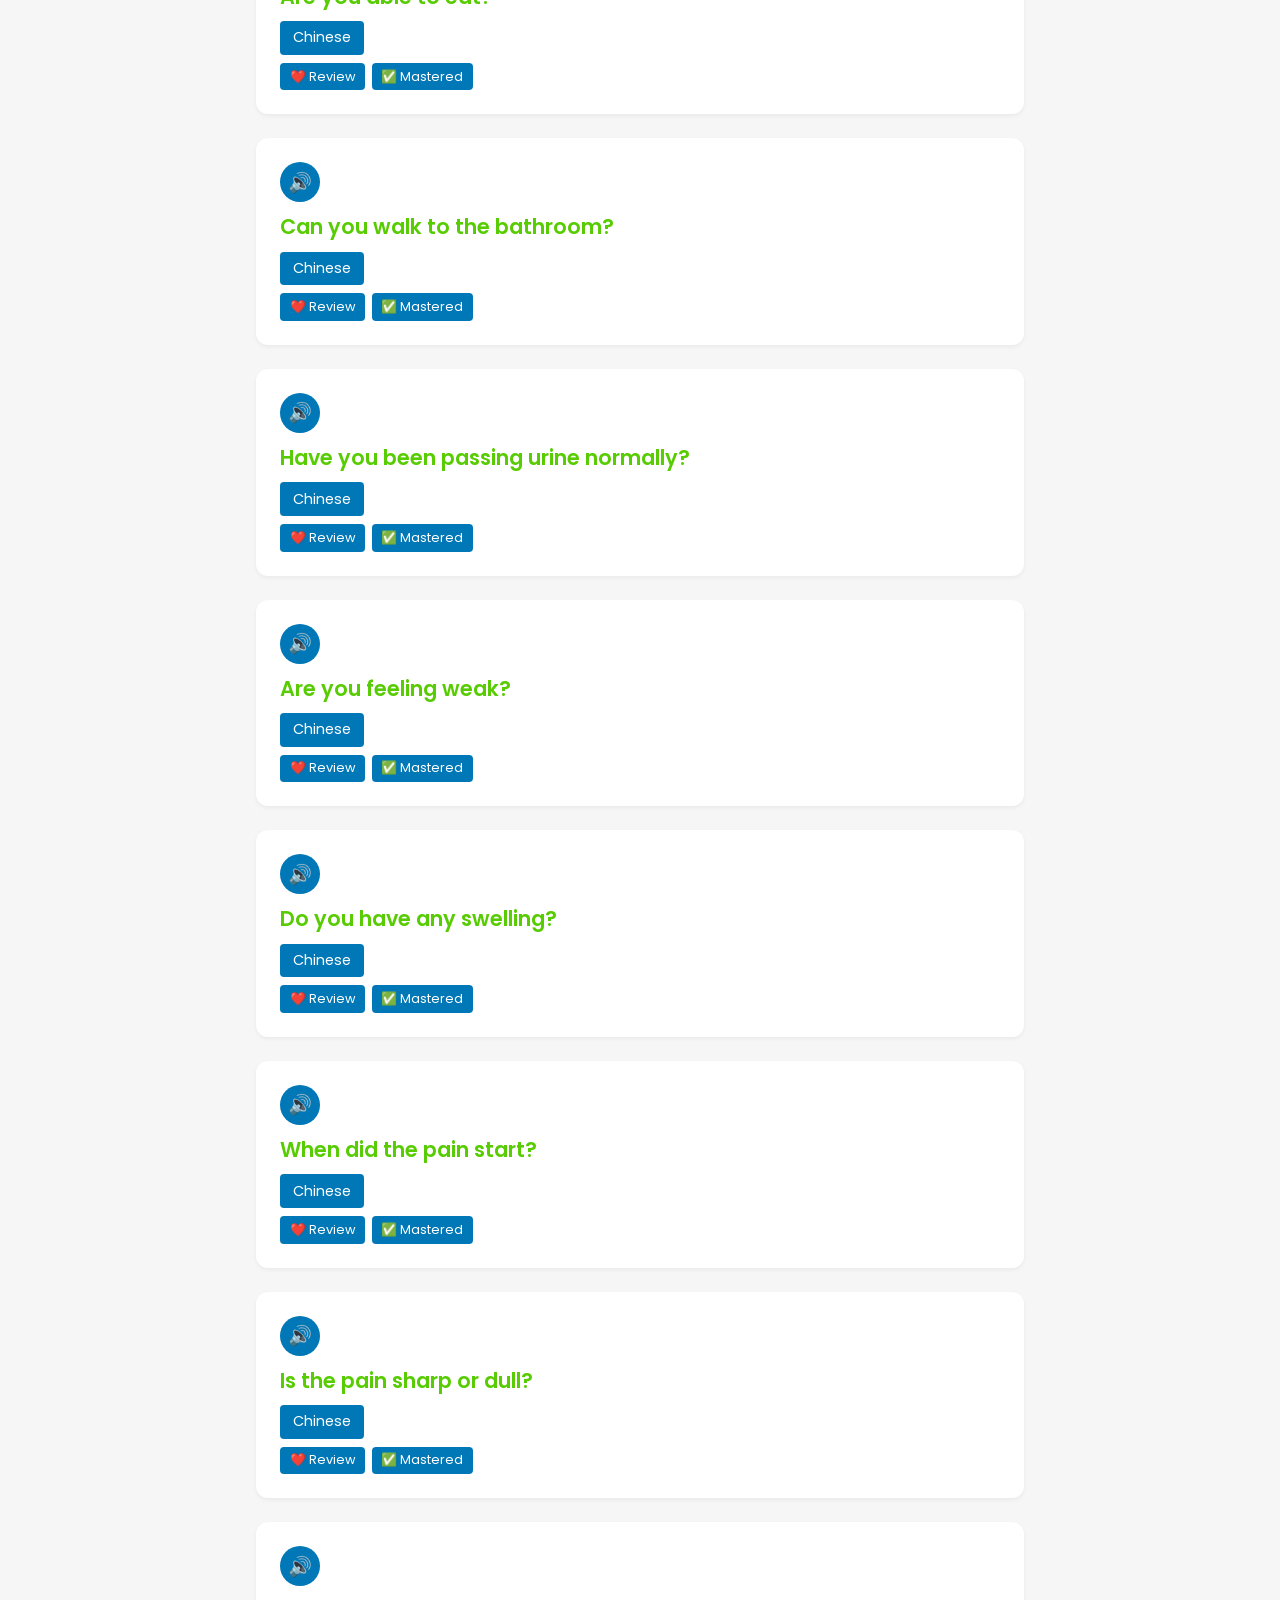
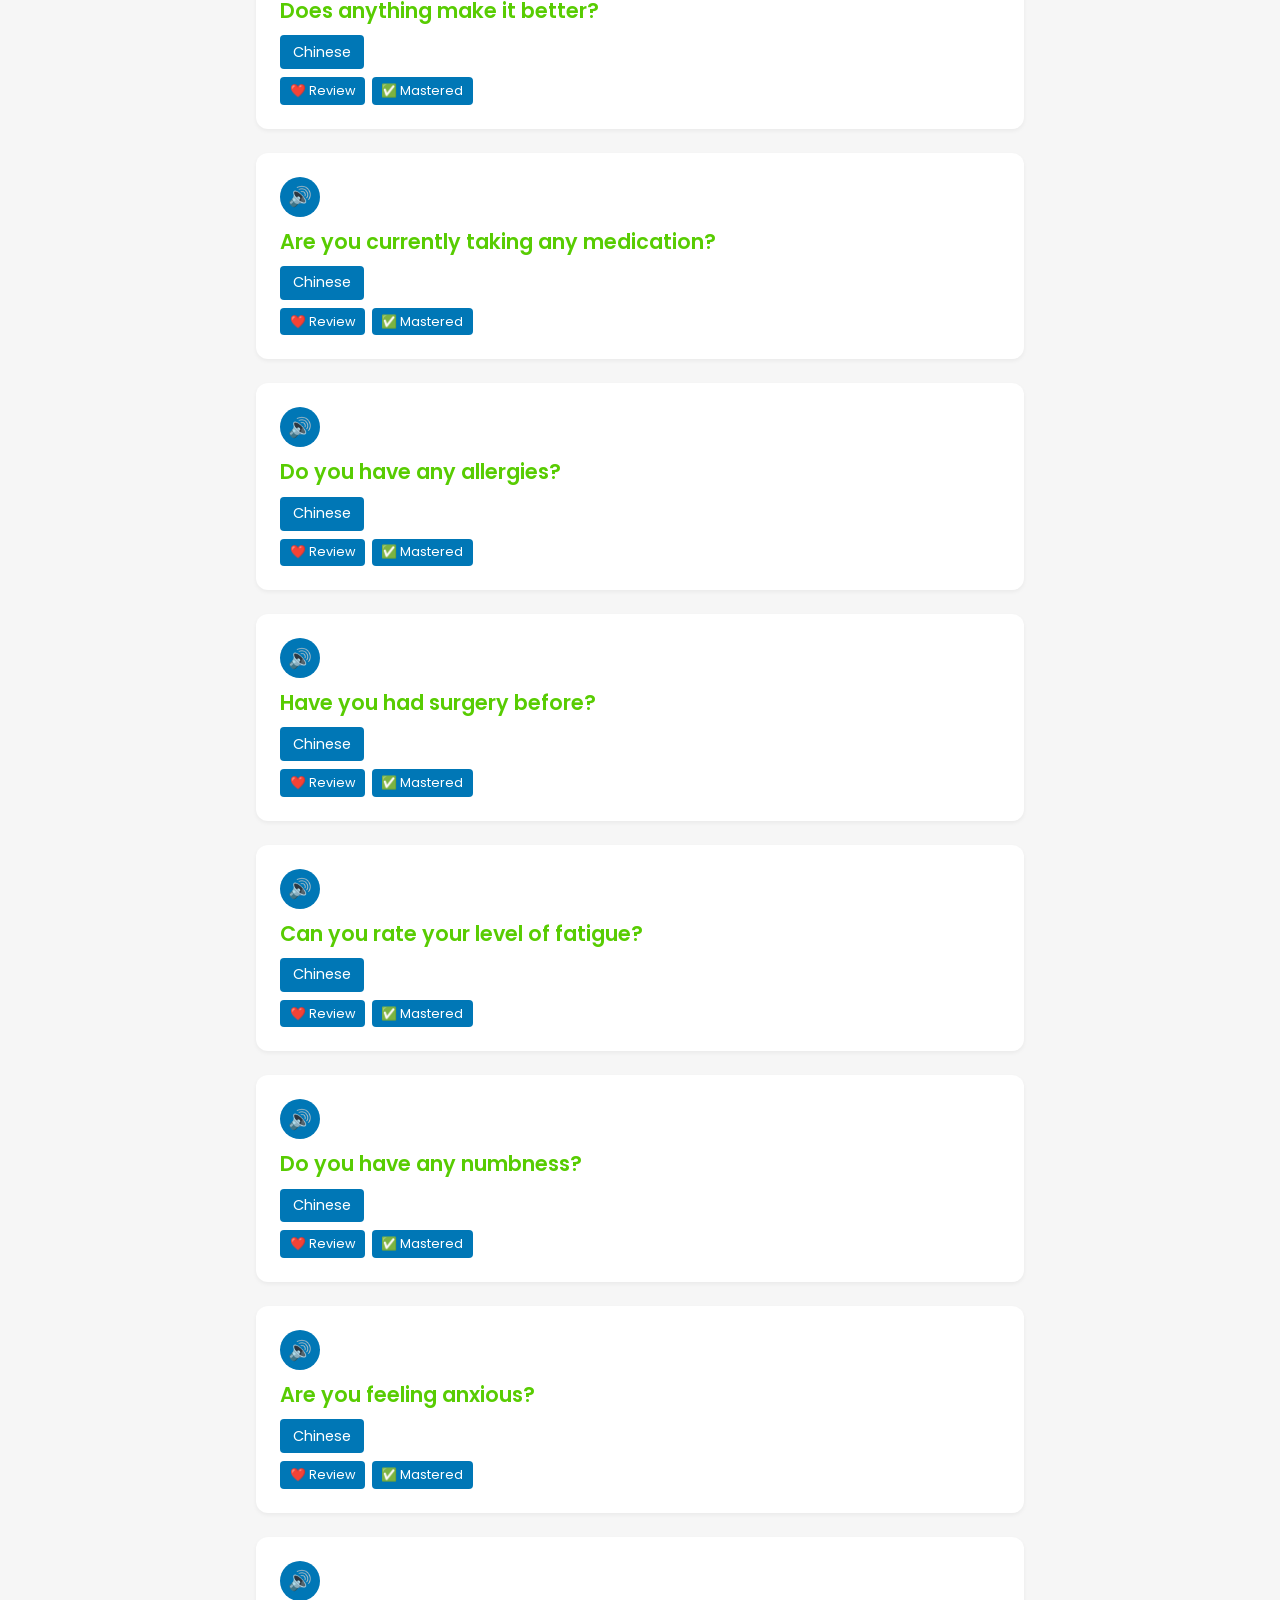
<file: nursing.html>
<!DOCTYPE html>
<html lang="en">
<head>
    <meta charset="UTF-8">
    <meta name="viewport" content="width=device-width, initial-scale=1.0">
    <title>Nursing English | English for Real Australia</title>
    <link rel="stylesheet" href="css/style.css">
    <link rel="preconnect" href="https://fonts.googleapis.com">
    <link rel="preconnect" href="https://fonts.gstatic.com" crossorigin>
    <link href="https://fonts.googleapis.com/css2?family=Poppins:wght@300;400;600&family=Noto+Sans+SC:wght@400;700&display=swap" rel="stylesheet">
    <!-- PWA manifest and meta tags -->
    <link rel="manifest" href="manifest.json">
    <meta name="theme-color" content="#2272C9">
    <meta name="apple-mobile-web-app-capable" content="yes">
    <meta name="apple-mobile-web-app-status-bar-style" content="default">
    <link rel="apple-touch-icon" href="icons/icon-192.png">
</head>
<body data-page="nursing">
    <header>
        <nav class="navbar">
            <div class="brand">English for Real Australia</div>
            <button class="menu-toggle" aria-label="Toggle navigation">
                <span class="bar"></span>
                <span class="bar"></span>
                <span class="bar"></span>
            </button>
            <ul class="nav-links">
                <li><a href="index.html">Home</a></li>
                <li><a href="childcare.html">Childcare English</a></li>
                <li><a href="nursing.html" class="active">Nursing English</a></li>
                <li><a href="life.html">Australian English</a></li>
                <li><a href="vocabulary.html">Australian Vocabulary</a></li>
                <li><a href="review.html">Review Center</a></li>
                <li><a href="search.html">Search</a></li>
                <li><a href="quickadd.html">Quick Add</a></li>
                <li><a href="settings.html">Task Settings</a></li>
                <li><a href="analytics.html">Learning Analytics</a></li>
                <li class="voice-select-item">
                    <select id="voice-select" title="Select accent">
                        <option value="au">AU</option>
                        <option value="uk">UK</option>
                        <option value="us">US</option>
                    </select>
                </li>
            </ul>
        </nav>
    </header>
    <main>
        <!-- 页头 -->
        <section class="section-header">
            <h1>Nursing English</h1>
            <p>Essential language for care and medical settings.</p>
        </section>
        
        <!-- 动态短语区域，将通过脚本生成护理英语卡片 -->
        <section class="content-container" id="nursing-container"></section>
    </main>
    <footer>
        <p>&copy; 2026 English for Real Australia</p>
    </footer>
    <!-- 数据文件包含各学习模块的短语数据 -->
    <script src="js/data.js"></script>
    <!-- 主脚本文件 -->
    <script src="js/script.js"></script>
</body>
</html>
</file>
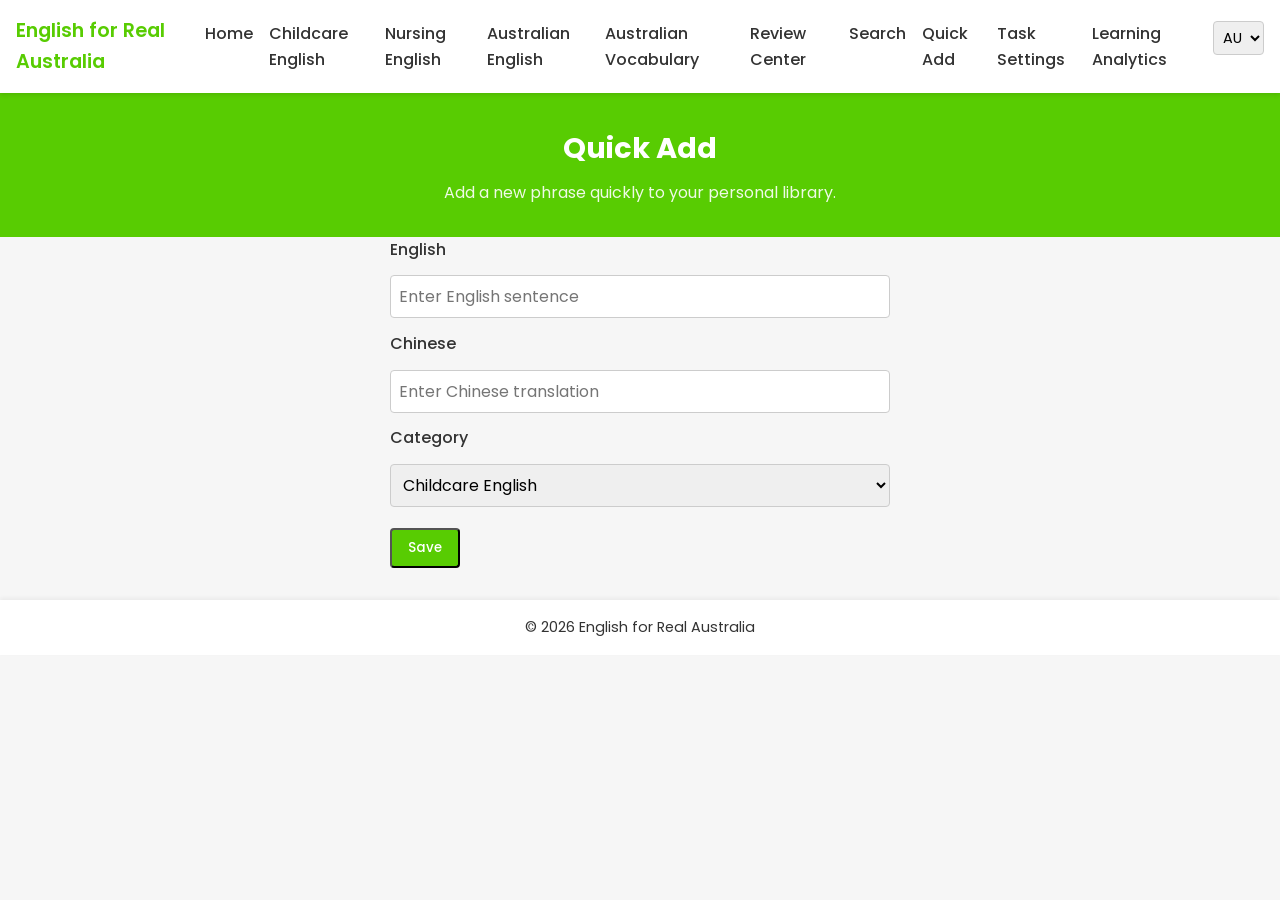
<file: quickadd.html>
<!DOCTYPE html>
<html lang="en">
<head>
    <meta charset="UTF-8">
    <meta name="viewport" content="width=device-width, initial-scale=1.0">
    <title>Quick Add | English for Real Australia</title>
    <link rel="stylesheet" href="css/style.css">
    <link rel="preconnect" href="https://fonts.googleapis.com">
    <link rel="preconnect" href="https://fonts.gstatic.com" crossorigin>
    <link href="https://fonts.googleapis.com/css2?family=Poppins:wght@300;400;600&family=Noto+Sans+SC:wght@400;700&display=swap" rel="stylesheet">
    <!-- PWA manifest and meta tags -->
    <link rel="manifest" href="manifest.json">
    <meta name="theme-color" content="#2272C9">
    <meta name="apple-mobile-web-app-capable" content="yes">
    <meta name="apple-mobile-web-app-status-bar-style" content="default">
    <link rel="apple-touch-icon" href="icons/icon-192.png">
</head>
<body data-page="quickadd">
    <header>
        <nav class="navbar">
            <div class="brand">English for Real Australia</div>
            <button class="menu-toggle" aria-label="Toggle navigation">
                <span class="bar"></span>
                <span class="bar"></span>
                <span class="bar"></span>
            </button>
            <ul class="nav-links">
                <li><a href="index.html">Home</a></li>
                <li><a href="childcare.html">Childcare English</a></li>
                <li><a href="nursing.html">Nursing English</a></li>
                <li><a href="life.html">Australian English</a></li>
                <li><a href="vocabulary.html">Australian Vocabulary</a></li>
                <li><a href="review.html">Review Center</a></li>
                <li><a href="search.html">Search</a></li>
                <li><a href="quickadd.html" class="active">Quick Add</a></li>
                <li><a href="settings.html">Task Settings</a></li>
                <li><a href="analytics.html">Learning Analytics</a></li>
                <li class="voice-select-item">
                    <select id="voice-select" title="Select accent">
                        <option value="au">AU</option>
                        <option value="uk">UK</option>
                        <option value="us">US</option>
                    </select>
                </li>
            </ul>
        </nav>
    </header>
    <main>
        <section class="section-header">
            <h1>Quick Add</h1>
            <p>Add a new phrase quickly to your personal library.</p>
        </section>
        <section class="form-section">
            <form id="quick-add-form" class="add-form">
                <label for="qa-english">English</label>
                <input type="text" id="qa-english" required placeholder="Enter English sentence">
                <label for="qa-chinese">Chinese</label>
                <input type="text" id="qa-chinese" required placeholder="Enter Chinese translation">
                <label for="qa-category">Category</label>
                <select id="qa-category">
                    <option value="childcare">Childcare English</option>
                    <option value="nursing">Nursing English</option>
                    <option value="australian">Australian English</option>
                    <option value="vocab">Australian Vocabulary</option>
                </select>
                <!-- Notes field removed to simplify the form for quick entry -->
                <button type="submit" class="btn">Save</button>
            </form>
        </section>
    </main>
    <footer>
        <p>&copy; 2026 English for Real Australia</p>
    </footer>
    <script src="js/data.js"></script>
    <script src="js/script.js"></script>
</body>
</html>
</file>
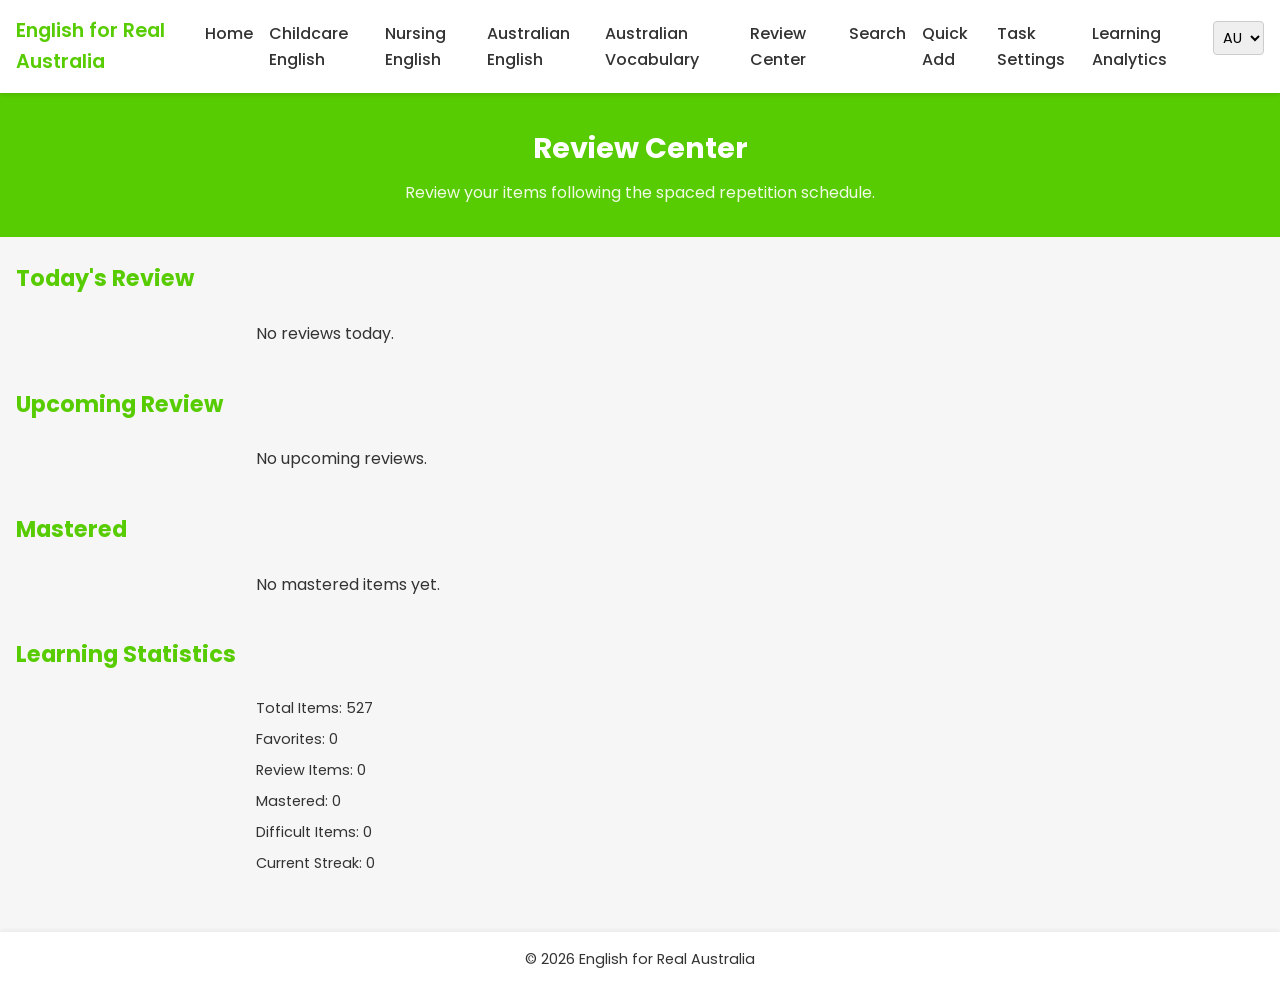
<file: review.html>
<!DOCTYPE html>
<html lang="en">
<head>
    <meta charset="UTF-8">
    <meta name="viewport" content="width=device-width, initial-scale=1.0">
    <title>Review Center | English for Real Australia</title>
    <link rel="stylesheet" href="css/style.css">
    <link rel="preconnect" href="https://fonts.googleapis.com">
    <link rel="preconnect" href="https://fonts.gstatic.com" crossorigin>
    <link href="https://fonts.googleapis.com/css2?family=Poppins:wght@300;400;600&family=Noto+Sans+SC:wght@400;700&display=swap" rel="stylesheet">
    <!-- PWA manifest and meta tags -->
    <link rel="manifest" href="manifest.json">
    <meta name="theme-color" content="#2272C9">
    <meta name="apple-mobile-web-app-capable" content="yes">
    <meta name="apple-mobile-web-app-status-bar-style" content="default">
    <link rel="apple-touch-icon" href="icons/icon-192.png">
</head>
<body data-page="review">
    <header>
        <nav class="navbar">
            <div class="brand">English for Real Australia</div>
            <button class="menu-toggle" aria-label="Toggle navigation">
                <span class="bar"></span>
                <span class="bar"></span>
                <span class="bar"></span>
            </button>
            <ul class="nav-links">
                <li><a href="index.html">Home</a></li>
                <li><a href="childcare.html">Childcare English</a></li>
                <li><a href="nursing.html">Nursing English</a></li>
                <li><a href="life.html">Australian English</a></li>
                <li><a href="vocabulary.html">Australian Vocabulary</a></li>
                <li><a href="review.html" class="active">Review Center</a></li>
                <li><a href="search.html">Search</a></li>
                <li><a href="quickadd.html">Quick Add</a></li>
                <li><a href="settings.html">Task Settings</a></li>
                <li><a href="analytics.html">Learning Analytics</a></li>
                <li class="voice-select-item">
                    <select id="voice-select" title="Select accent">
                        <option value="au">AU</option>
                        <option value="uk">UK</option>
                        <option value="us">US</option>
                    </select>
                </li>
            </ul>
        </nav>
    </header>
    <main>
        <!-- 页头 -->
        <section class="section-header">
            <h1>Review Center</h1>
            <p>Review your items following the spaced repetition schedule.</p>
        </section>
        <!-- 今日复习 -->
        <section class="review-section">
            <h2>Today's Review</h2>
            <div class="content-container" id="review-today-list"></div>
        </section>
        <!-- 未来待复习 -->
        <section class="review-section">
            <h2>Upcoming Review</h2>
            <div class="content-container" id="review-upcoming-list"></div>
        </section>
        <!-- 已掌握 -->
        <section class="review-section">
            <h2>Mastered</h2>
            <div class="content-container" id="review-mastered-list"></div>
        </section>
        <!-- 学习统计 -->
        <section class="review-section">
            <h2>Learning Statistics</h2>
            <div id="review-stats" class="stats"></div>
        </section>
    </main>
    <footer>
        <p>&copy; 2026 English for Real Australia</p>
    </footer>
    <!-- 数据文件包含各学习模块的短语数据 -->
    <script src="js/data.js"></script>
    <!-- 主脚本文件 -->
    <script src="js/script.js"></script>
</body>
</html>
</file>
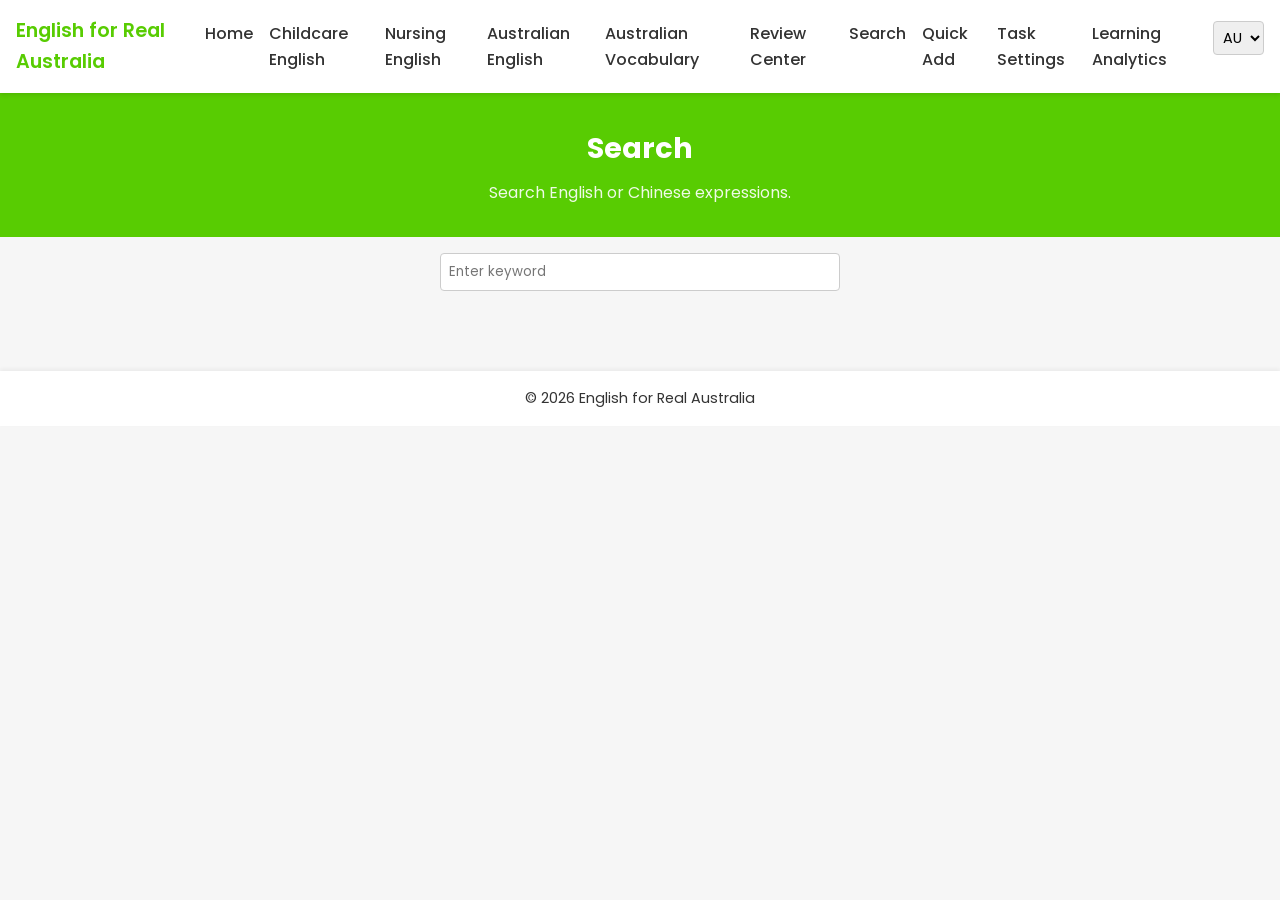
<file: search.html>
<!DOCTYPE html>
<html lang="en">
<head>
    <meta charset="UTF-8">
    <meta name="viewport" content="width=device-width, initial-scale=1.0">
    <title>Search | English for Real Australia</title>
    <link rel="stylesheet" href="css/style.css">
    <link rel="preconnect" href="https://fonts.googleapis.com">
    <link rel="preconnect" href="https://fonts.gstatic.com" crossorigin>
    <link href="https://fonts.googleapis.com/css2?family=Poppins:wght@300;400;600&family=Noto+Sans+SC:wght@400;700&display=swap" rel="stylesheet">
    <!-- PWA manifest and meta tags -->
    <link rel="manifest" href="manifest.json">
    <meta name="theme-color" content="#2272C9">
    <meta name="apple-mobile-web-app-capable" content="yes">
    <meta name="apple-mobile-web-app-status-bar-style" content="default">
    <link rel="apple-touch-icon" href="icons/icon-192.png">
</head>
<body data-page="search">
    <header>
        <nav class="navbar">
            <div class="brand">English for Real Australia</div>
            <button class="menu-toggle" aria-label="Toggle navigation">
                <span class="bar"></span>
                <span class="bar"></span>
                <span class="bar"></span>
            </button>
            <ul class="nav-links">
                <li><a href="index.html">Home</a></li>
                <li><a href="childcare.html">Childcare English</a></li>
                <li><a href="nursing.html">Nursing English</a></li>
                <li><a href="life.html">Australian English</a></li>
                <li><a href="vocabulary.html">Australian Vocabulary</a></li>
                <li><a href="review.html">Review Center</a></li>
                <li><a href="search.html" class="active">Search</a></li>
                <li><a href="quickadd.html">Quick Add</a></li>
                <li><a href="settings.html">Task Settings</a></li>
                <li><a href="analytics.html">Learning Analytics</a></li>
                <li class="voice-select-item">
                    <select id="voice-select" title="Select accent">
                        <option value="au">AU</option>
                        <option value="uk">UK</option>
                        <option value="us">US</option>
                    </select>
                </li>
            </ul>
        </nav>
    </header>
    <main>
        <!-- 页头 -->
        <section class="section-header">
            <h1>Search</h1>
            <p>Search English or Chinese expressions.</p>
        </section>
        <!-- 搜索输入 -->
        <section class="search-bar" style="padding:1rem;text-align:center;">
            <input type="text" id="search-input" placeholder="Enter keyword" style="width:90%;max-width:400px;padding:0.5rem;border-radius:4px;border:1px solid #ccc;">
        </section>
        <!-- 搜索结果列表 -->
        <section class="content-container" id="search-results"></section>
    </main>
    <footer>
        <p>&copy; 2026 English for Real Australia</p>
    </footer>
    <!-- 数据文件包含各学习模块的短语数据 -->
    <script src="js/data.js"></script>
    <!-- 主脚本文件 -->
    <script src="js/script.js"></script>
</body>
</html>
</file>
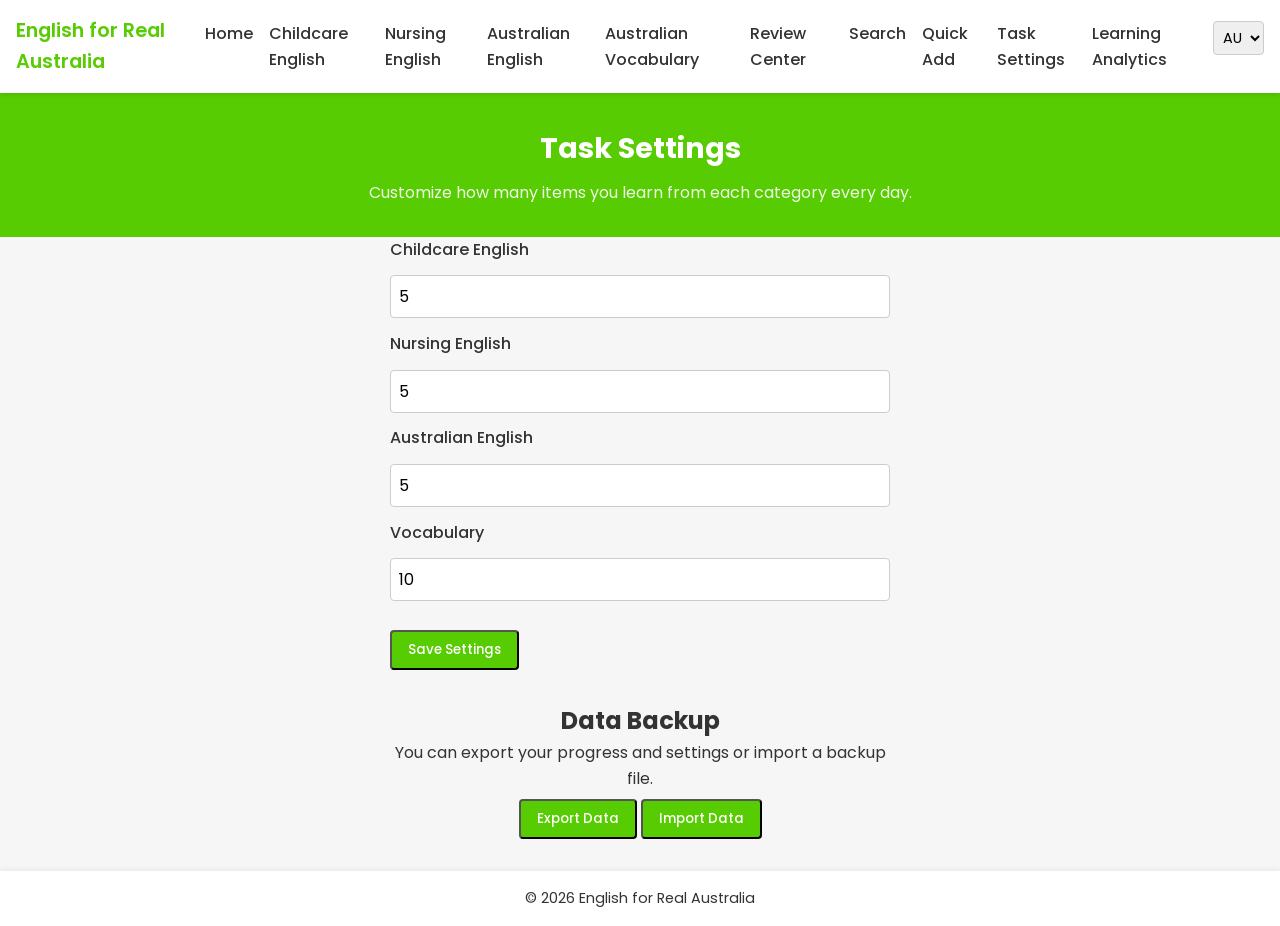
<file: settings.html>
<!DOCTYPE html>
<html lang="en">
<head>
    <meta charset="UTF-8">
    <meta name="viewport" content="width=device-width, initial-scale=1.0">
    <title>Task Settings | English for Real Australia</title>
    <link rel="stylesheet" href="css/style.css">
    <link rel="preconnect" href="https://fonts.googleapis.com">
    <link rel="preconnect" href="https://fonts.gstatic.com" crossorigin>
    <link href="https://fonts.googleapis.com/css2?family=Poppins:wght@300;400;600&family=Noto+Sans+SC:wght@400;700&display=swap" rel="stylesheet">
    <link rel="manifest" href="manifest.json">
    <meta name="theme-color" content="#2272C9">
    <meta name="apple-mobile-web-app-capable" content="yes">
    <meta name="apple-mobile-web-app-status-bar-style" content="default">
    <link rel="apple-touch-icon" href="icons/icon-192.png">
</head>
<body data-page="settings">
    <header>
        <nav class="navbar">
            <div class="brand">English for Real Australia</div>
            <button class="menu-toggle" aria-label="Toggle navigation">
                <span class="bar"></span>
                <span class="bar"></span>
                <span class="bar"></span>
            </button>
            <ul class="nav-links">
                <li><a href="index.html">Home</a></li>
                <li><a href="childcare.html">Childcare English</a></li>
                <li><a href="nursing.html">Nursing English</a></li>
                <li><a href="life.html">Australian English</a></li>
                <li><a href="vocabulary.html">Australian Vocabulary</a></li>
                <li><a href="review.html">Review Center</a></li>
                <li><a href="search.html">Search</a></li>
                <li><a href="quickadd.html">Quick Add</a></li>
                <li><a href="settings.html" class="active">Task Settings</a></li>
                <li><a href="analytics.html">Learning Analytics</a></li>
                <li class="voice-select-item">
                    <select id="voice-select" title="Select accent">
                        <option value="au">AU</option>
                        <option value="uk">UK</option>
                        <option value="us">US</option>
                    </select>
                </li>
            </ul>
        </nav>
    </header>
    <main>
        <section class="section-header">
            <h1>Task Settings</h1>
            <p>Customize how many items you learn from each category every day.</p>
        </section>
        <section class="settings-form">
            <form id="task-settings-form" class="add-form" style="max-width:500px; margin:auto;">
                <label for="setting-childcare">Childcare English</label>
                <input type="number" id="setting-childcare" min="0" max="50" step="1" required>
                <label for="setting-nursing">Nursing English</label>
                <input type="number" id="setting-nursing" min="0" max="50" step="1" required>
                <label for="setting-australian">Australian English</label>
                <input type="number" id="setting-australian" min="0" max="50" step="1" required>
                <label for="setting-vocab">Vocabulary</label>
                <input type="number" id="setting-vocab" min="0" max="50" step="1" required>
                <button type="submit" class="btn" style="margin-top:1rem;">Save Settings</button>
            </form>
        </section>
        <!-- Data Backup Section -->
        <section class="backup-section" style="max-width:500px; margin:2rem auto; text-align:center;">
            <h2>Data Backup</h2>
            <p>You can export your progress and settings or import a backup file.</p>
            <button id="export-data-btn" class="btn" style="margin-top:0.5rem;">Export Data</button>
            <input type="file" id="import-data-file" accept="application/json" style="display:none;">
            <button id="import-data-btn" class="btn" style="margin-top:0.5rem;">Import Data</button>
        </section>
    </main>
    <footer>
        <p>&copy; 2026 English for Real Australia</p>
    </footer>
    <script src="js/data.js"></script>
    <script src="js/script.js"></script>
</body>
</html>
</file>
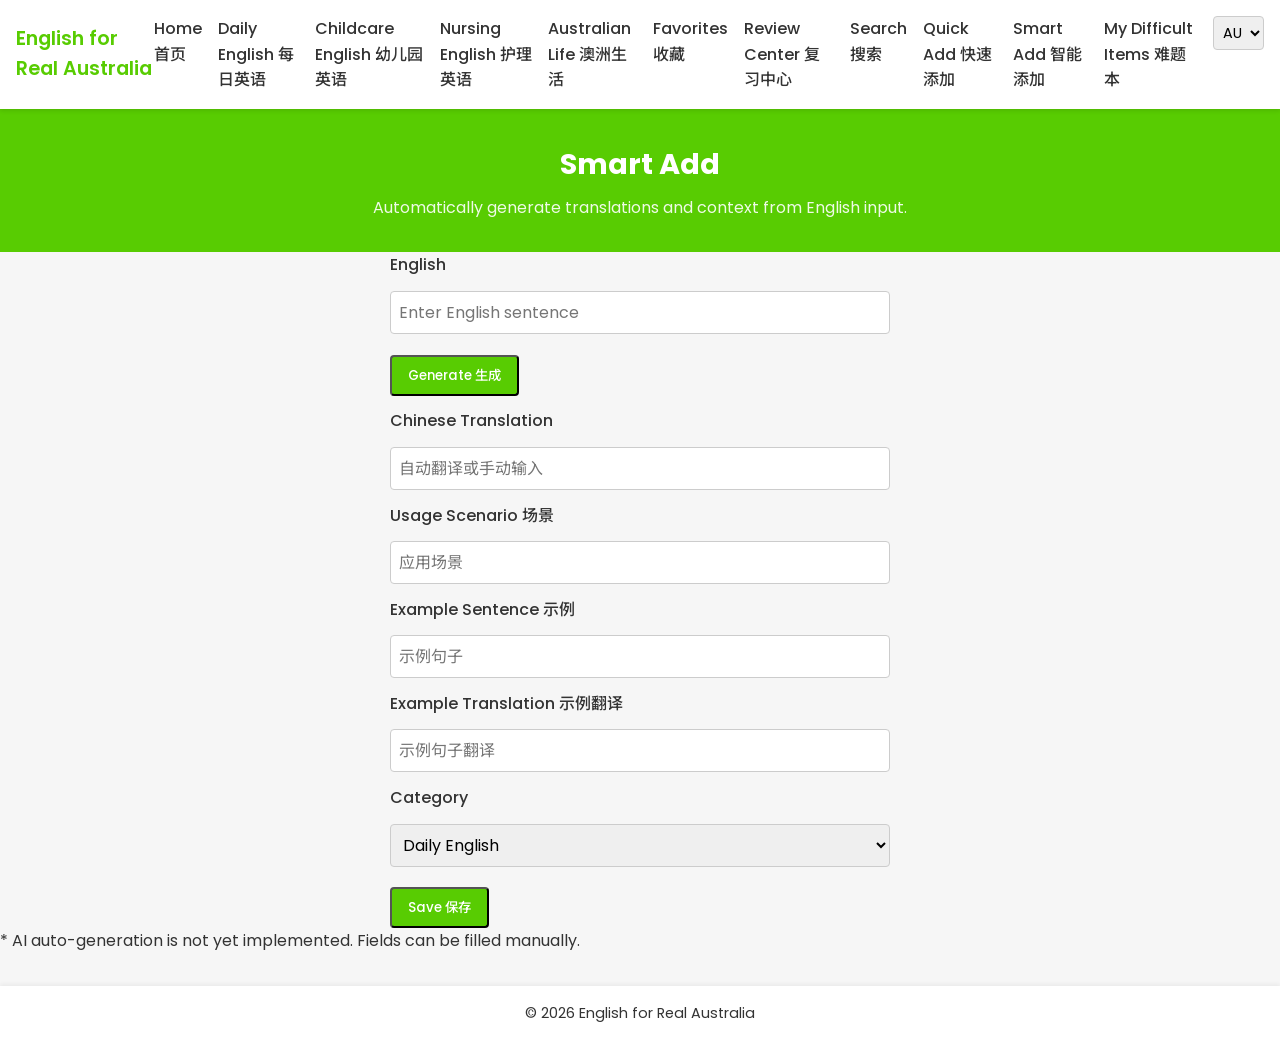
<file: smartadd.html>
<!DOCTYPE html>
<html lang="en">
<head>
    <meta charset="UTF-8">
    <meta name="viewport" content="width=device-width, initial-scale=1.0">
    <title>Smart Add | English for Real Australia</title>
    <link rel="stylesheet" href="css/style.css">
    <link rel="preconnect" href="https://fonts.googleapis.com">
    <link rel="preconnect" href="https://fonts.gstatic.com" crossorigin>
    <link href="https://fonts.googleapis.com/css2?family=Poppins:wght@300;400;600&family=Noto+Sans+SC:wght@400;700&display=swap" rel="stylesheet">
    <!-- PWA manifest and meta tags -->
    <link rel="manifest" href="manifest.json">
    <meta name="theme-color" content="#2272C9">
    <meta name="apple-mobile-web-app-capable" content="yes">
    <meta name="apple-mobile-web-app-status-bar-style" content="default">
    <link rel="apple-touch-icon" href="icons/icon-192.png">
</head>
<body data-page="smartadd">
    <header>
        <nav class="navbar">
            <div class="brand">English for Real Australia</div>
            <button class="menu-toggle" aria-label="Toggle navigation">
                <span class="bar"></span>
                <span class="bar"></span>
                <span class="bar"></span>
            </button>
            <ul class="nav-links">
                <li><a href="index.html">Home 首页</a></li>
                <li><a href="daily.html">Daily English 每日英语</a></li>
                <li><a href="childcare.html">Childcare English 幼儿园英语</a></li>
                <li><a href="nursing.html">Nursing English 护理英语</a></li>
                <li><a href="life.html">Australian Life 澳洲生活</a></li>
                <li><a href="favorites.html">Favorites 收藏</a></li>
                <li><a href="review.html">Review Center 复习中心</a></li>
                <li><a href="search.html">Search 搜索</a></li>
                <li><a href="quickadd.html">Quick Add 快速添加</a></li>
                <li><a href="smartadd.html" class="active">Smart Add 智能添加</a></li>
                <li><a href="difficult.html">My Difficult Items 难题本</a></li>
                <li class="voice-select-item">
                    <select id="voice-select" title="Select accent">
                        <option value="au">AU</option>
                        <option value="uk">UK</option>
                        <option value="us">US</option>
                    </select>
                </li>
            </ul>
        </nav>
    </header>
    <main>
        <section class="section-header">
            <h1>Smart Add</h1>
            <p>Automatically generate translations and context from English input.</p>
        </section>
        <section class="form-section">
            <form id="smart-add-form" class="add-form">
                <label for="sa-english">English</label>
                <input type="text" id="sa-english" required placeholder="Enter English sentence">
                <button type="button" id="sa-generate" class="btn">Generate 生成</button>
                <label for="sa-chinese">Chinese Translation</label>
                <input type="text" id="sa-chinese" placeholder="自动翻译或手动输入">
                <label for="sa-scenario">Usage Scenario 场景</label>
                <input type="text" id="sa-scenario" placeholder="应用场景">
                <label for="sa-example">Example Sentence 示例</label>
                <input type="text" id="sa-example" placeholder="示例句子">
                <label for="sa-example-translation">Example Translation 示例翻译</label>
                <input type="text" id="sa-example-translation" placeholder="示例句子翻译">
                <label for="sa-category">Category</label>
                <select id="sa-category">
                    <option value="daily">Daily English</option>
                    <option value="childcare">Childcare English</option>
                    <option value="nursing">Nursing English</option>
                    <option value="life">Australian Life</option>
                </select>
                <button type="submit" class="btn">Save 保存</button>
            </form>
            <p class="note">* AI auto-generation is not yet implemented. Fields can be filled manually.</p>
        </section>
    </main>
    <footer>
        <p>&copy; 2026 English for Real Australia</p>
    </footer>
    <script src="js/data.js"></script>
    <script src="js/script.js"></script>
</body>
</html>
</file>
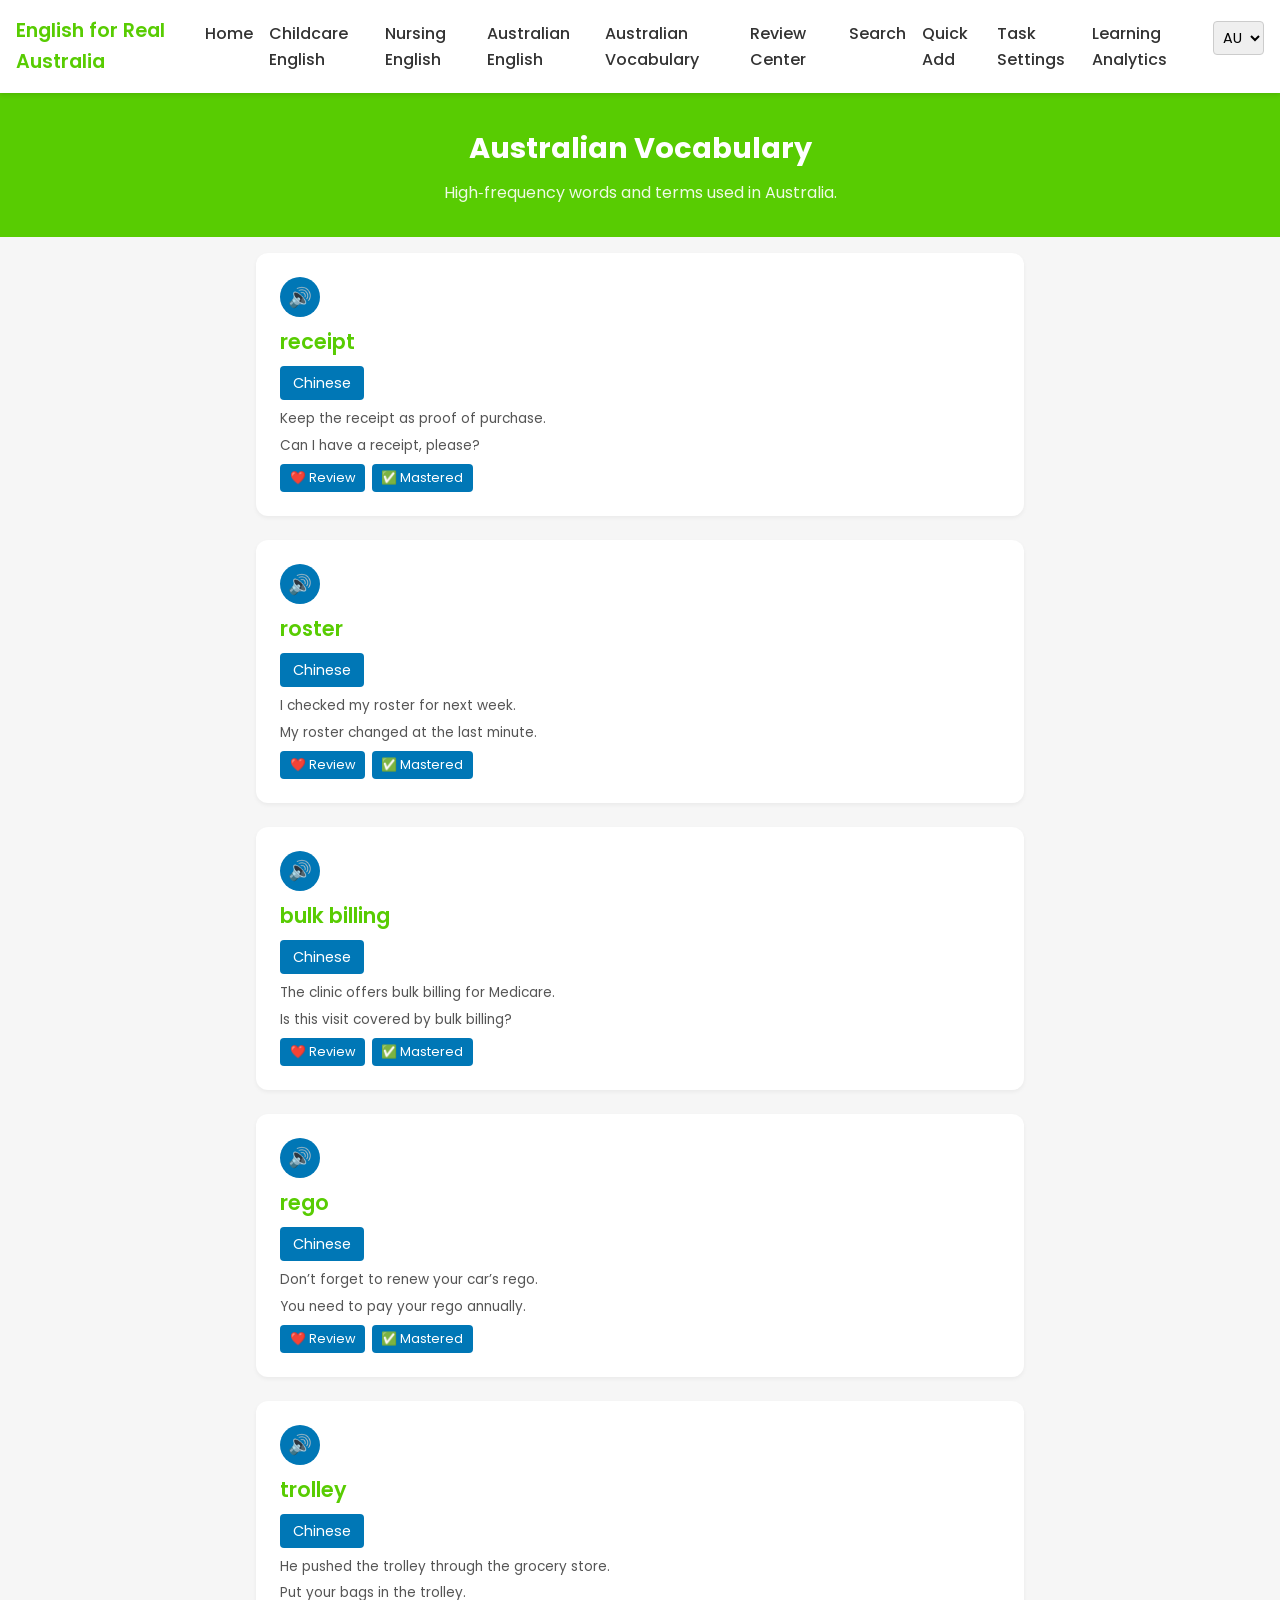
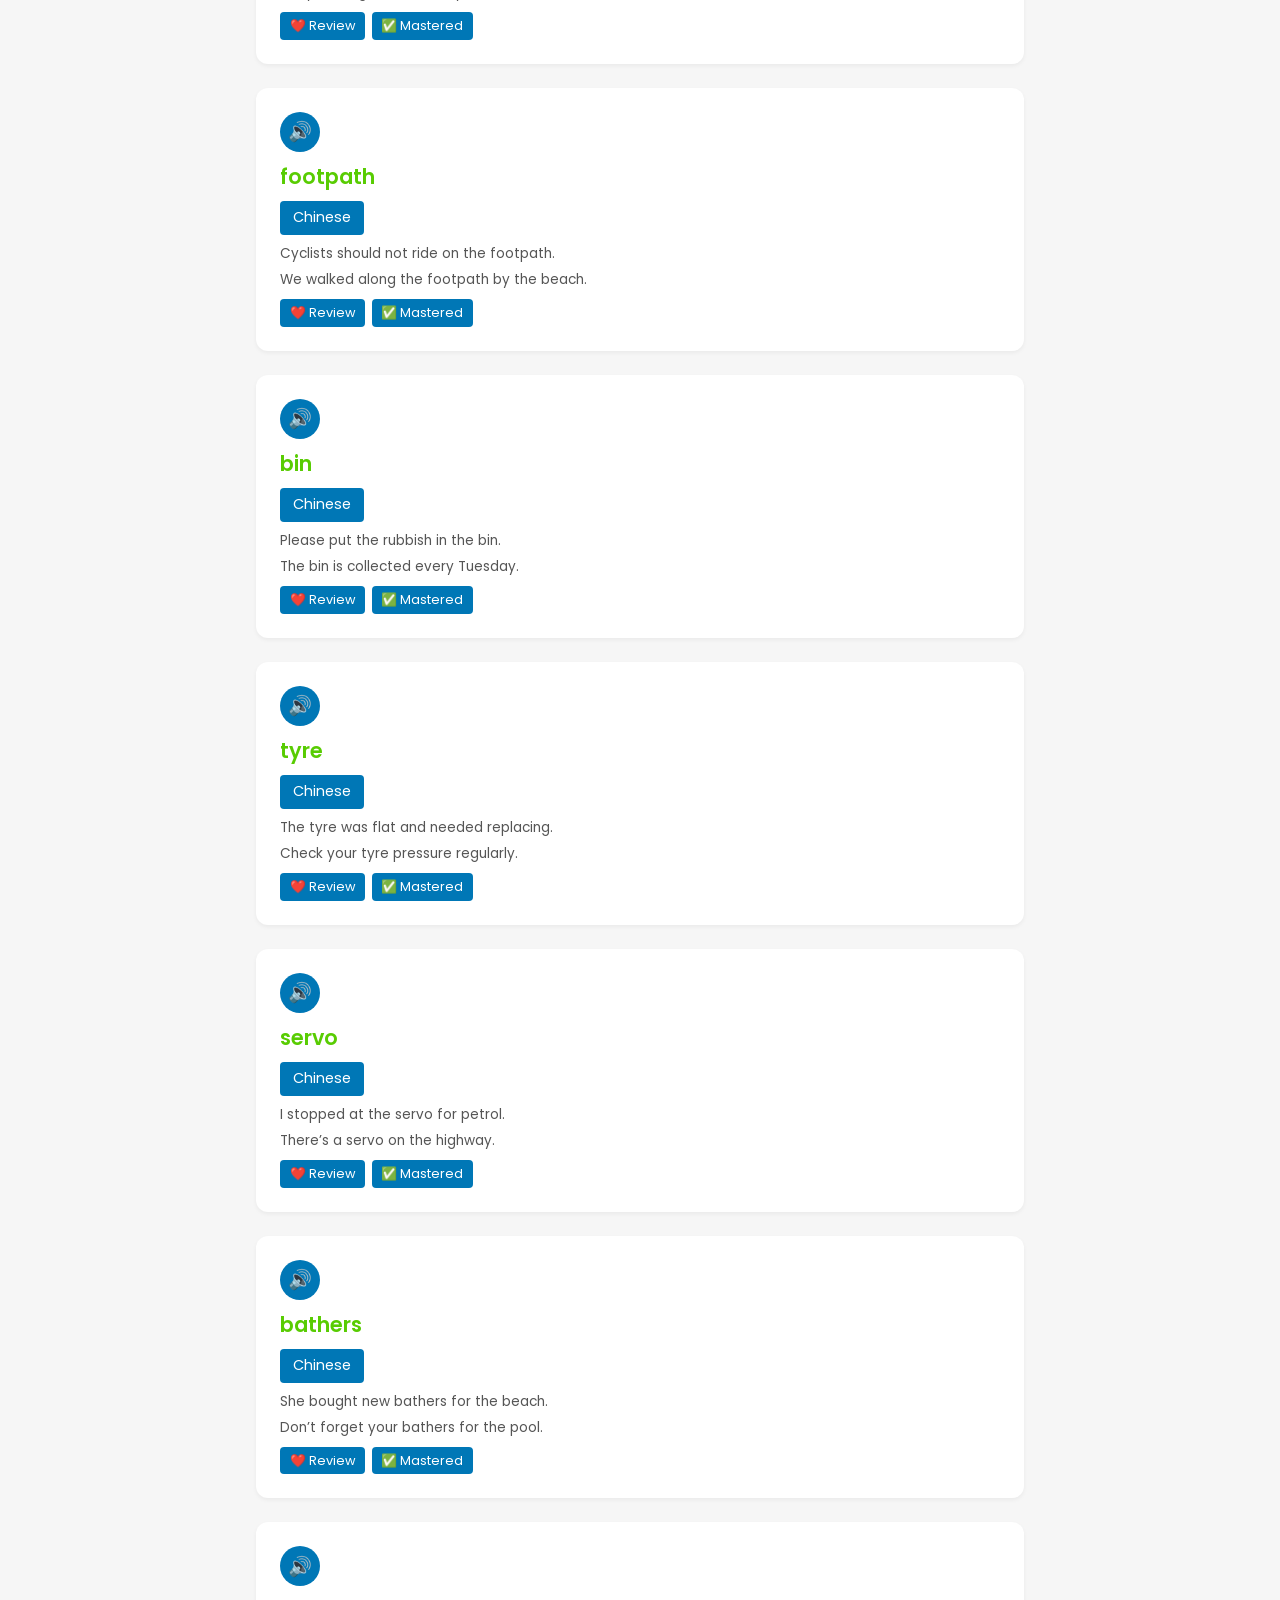
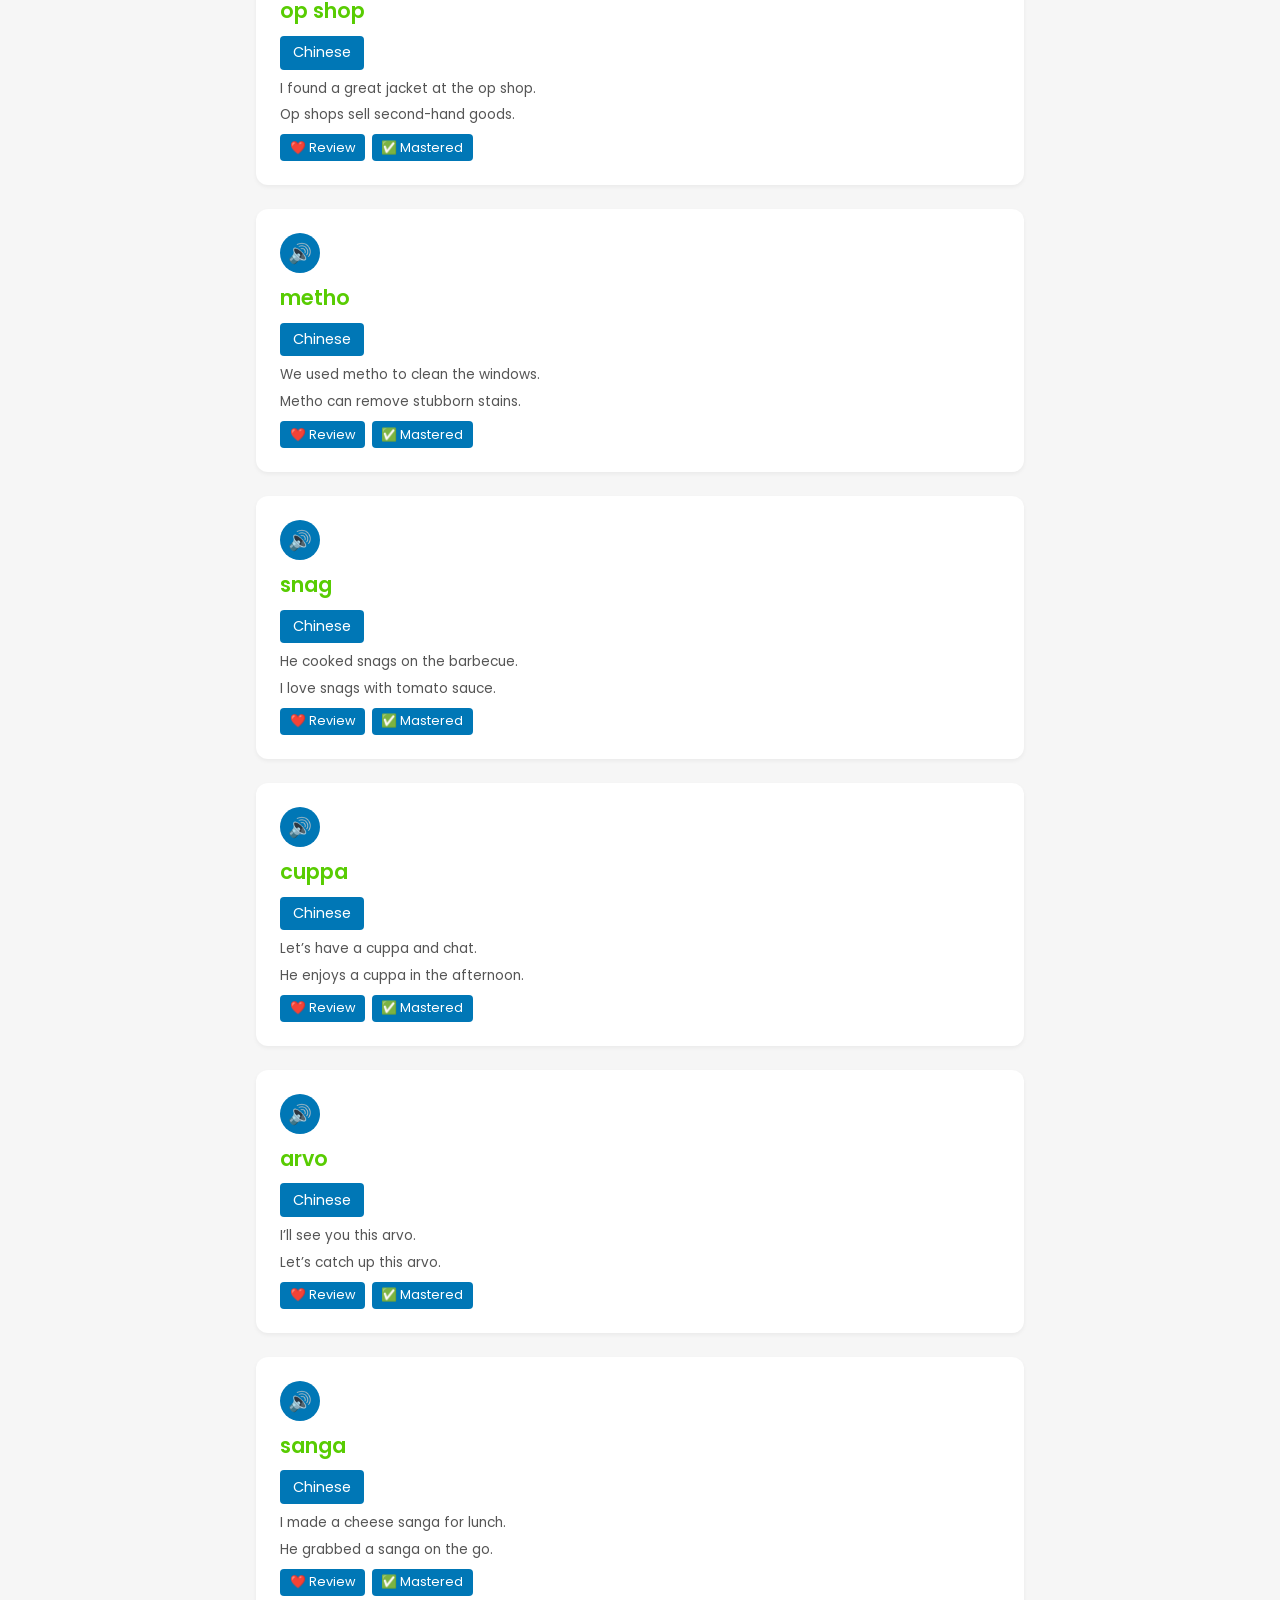
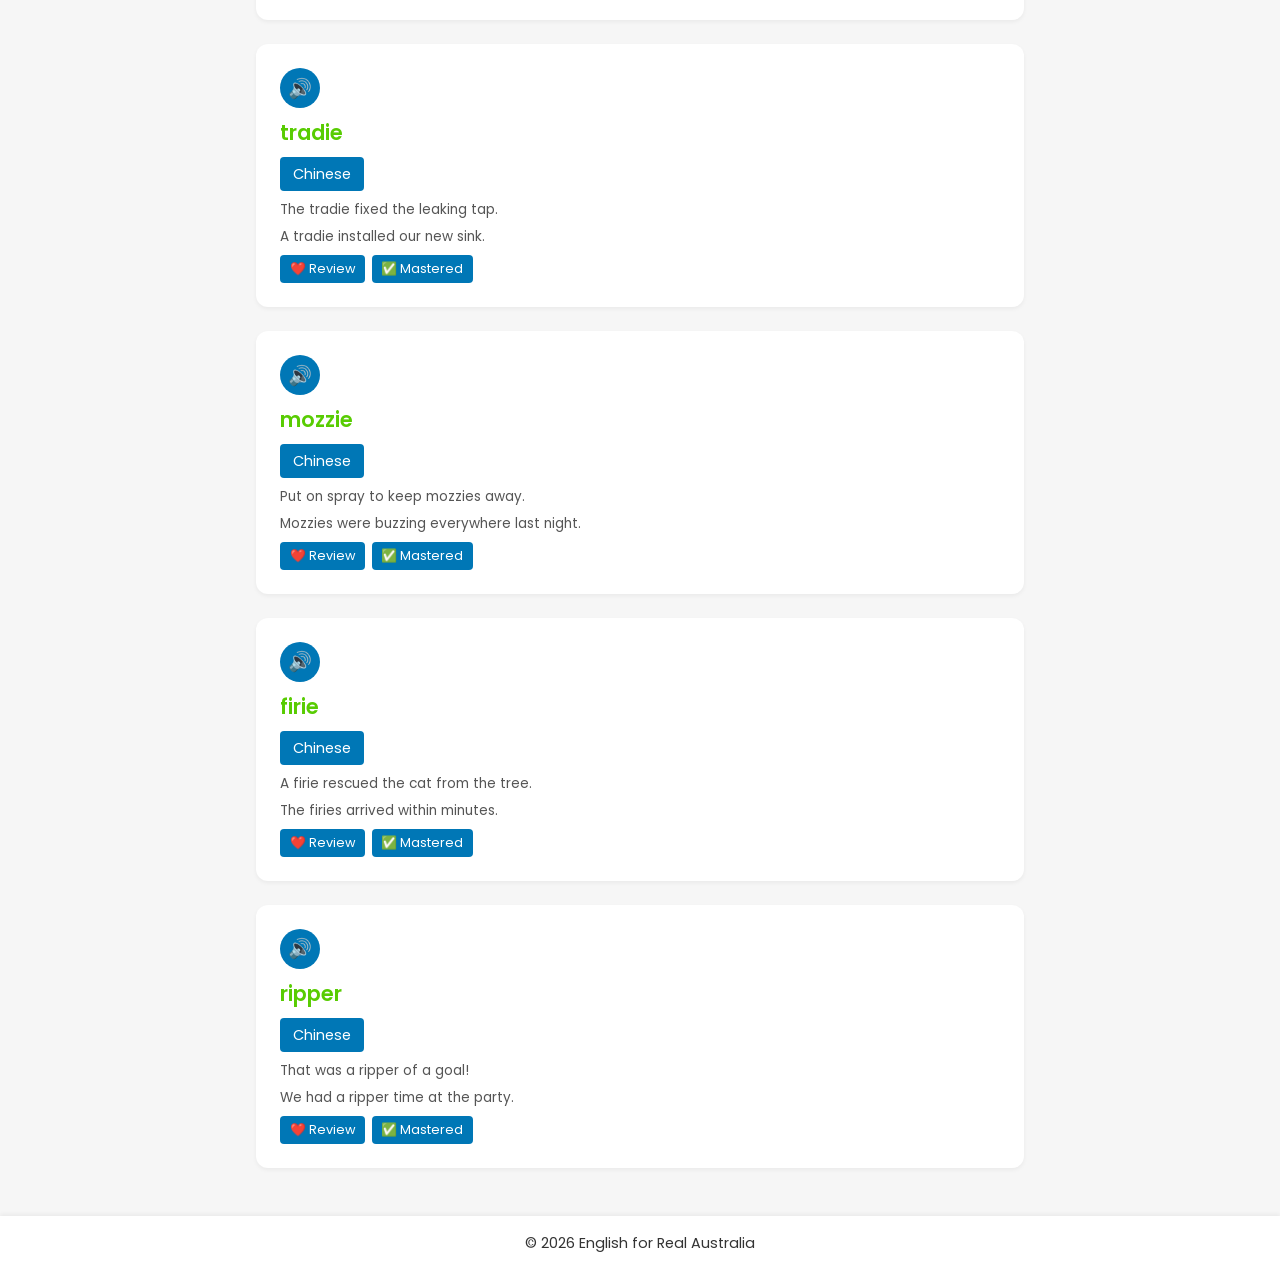
<file: vocabulary.html>
<!DOCTYPE html>
<html lang="en">
<head>
    <meta charset="UTF-8">
    <meta name="viewport" content="width=device-width, initial-scale=1.0">
    <title>Australian Vocabulary | English for Real Australia</title>
    <link rel="stylesheet" href="css/style.css">
    <link rel="preconnect" href="https://fonts.googleapis.com">
    <link rel="preconnect" href="https://fonts.gstatic.com" crossorigin>
    <link href="https://fonts.googleapis.com/css2?family=Poppins:wght@300;400;600&family=Noto+Sans+SC:wght@400;700&display=swap" rel="stylesheet">
    <!-- PWA manifest and meta tags -->
    <link rel="manifest" href="manifest.json">
    <meta name="theme-color" content="#2272C9">
    <meta name="apple-mobile-web-app-capable" content="yes">
    <meta name="apple-mobile-web-app-status-bar-style" content="default">
    <link rel="apple-touch-icon" href="icons/icon-192.png">
</head>
<body data-page="vocabulary">
    <header>
        <nav class="navbar">
            <div class="brand">English for Real Australia</div>
            <button class="menu-toggle" aria-label="Toggle navigation">
                <span class="bar"></span>
                <span class="bar"></span>
                <span class="bar"></span>
            </button>
            <ul class="nav-links">
                <li><a href="index.html">Home</a></li>
                <li><a href="childcare.html">Childcare English</a></li>
                <li><a href="nursing.html">Nursing English</a></li>
                <li><a href="life.html">Australian English</a></li>
                <li><a href="vocabulary.html" class="active">Australian Vocabulary</a></li>
                <li><a href="review.html">Review Center</a></li>
                <li><a href="search.html">Search</a></li>
                <li><a href="quickadd.html">Quick Add</a></li>
                <li><a href="settings.html">Task Settings</a></li>
                <li><a href="analytics.html">Learning Analytics</a></li>
                <li class="voice-select-item">
                    <select id="voice-select" title="Select accent">
                        <option value="au">AU</option>
                        <option value="uk">UK</option>
                        <option value="us">US</option>
                    </select>
                </li>
            </ul>
        </nav>
    </header>
    <main>
        <section class="section-header">
            <h1>Australian Vocabulary</h1>
            <p>High‑frequency words and terms used in Australia.</p>
        </section>
        <!-- Vocabulary items will be dynamically generated here -->
        <section class="content-container" id="vocab-container"></section>
    </main>
    <footer>
        <p>&copy; 2026 English for Real Australia</p>
    </footer>
    <script src="js/data.js"></script>
    <script src="js/script.js"></script>
</body>
</html>
</file>
<file: css/style.css>
/*
 * 样式文件：定义全站样式和响应式布局。
 * 颜色、字体等通过 CSS 变量控制，方便后续修改。
 */

:root {
  /* 主要颜色（参考 Duolingo 的绿色） */
  --primary-color: #58cc02;
  /* 次要颜色，用于按钮和强调 */
  --secondary-color: #0077b6;
  /* 基本文本颜色 */
  --text-color: #333;
  /* 背景颜色 */
  --background-color: #f6f6f6;
}

/* 全局重置 */
* {
  box-sizing: border-box;
  margin: 0;
  padding: 0;
  font-family: 'Poppins', 'Noto Sans SC', sans-serif;
}

body {
  background-color: var(--background-color);
  color: var(--text-color);
  line-height: 1.6;
}

/* 导航栏样式 */
.navbar {
  display: flex;
  align-items: center;
  justify-content: space-between;
  padding: 1rem;
  background: #fff;
  box-shadow: 0 2px 4px rgba(0, 0, 0, 0.1);
  position: sticky;
  top: 0;
  z-index: 1000;
}

.navbar .brand {
  font-weight: 600;
  color: var(--primary-color);
  font-size: 1.2rem;
}

.nav-links {
  list-style: none;
  display: flex;
  gap: 1rem;
}

.nav-links a {
  text-decoration: none;
  color: var(--text-color);
  font-weight: 500;
  transition: color 0.2s;
}

.nav-links a:hover {
  color: var(--primary-color);
}

/* 移动端菜单按钮 */
.menu-toggle {
  display: none;
  flex-direction: column;
  width: 30px;
  height: 21px;
  justify-content: space-between;
  background: none;
  border: none;
  cursor: pointer;
}

.menu-toggle .bar {
  width: 100%;
  height: 3px;
  background: var(--text-color);
  border-radius: 3px;
}

/* 首屏欢迎区 */
.hero {
  display: flex;
  align-items: center;
  justify-content: space-between;
  flex-wrap: wrap;
  padding: 2rem 1rem;
}

.hero-text {
  max-width: 500px;
}

.hero h1 {
  font-size: 2rem;
  margin-bottom: 1rem;
  color: var(--primary-color);
}

.hero p {
  font-size: 1rem;
  margin-bottom: 1.5rem;
}

.hero img {
  width: 320px;
  max-width: 100%;
  border-radius: 20px;
  box-shadow: 0 4px 8px rgba(0, 0, 0, 0.1);
  margin-top: 1rem;
}

/* 功能卡片区 */
.features {
  padding: 2rem 1rem;
}

.features h2 {
  text-align: center;
  margin-bottom: 2rem;
  font-size: 1.5rem;
  color: var(--primary-color);
}

.cards {
  display: grid;
  grid-template-columns: repeat(auto-fit, minmax(250px, 1fr));
  gap: 1rem;
}

.card {
  background: #fff;
  border-radius: 12px;
  padding: 1.5rem;
  text-align: center;
  box-shadow: 0 2px 4px rgba(0, 0, 0, 0.05);
  display: flex;
  flex-direction: column;
  align-items: center;
  justify-content: space-between;
}

.icon {
  font-size: 3rem;
  margin-bottom: 1rem;
}

.card h3 {
  font-size: 1.2rem;
  margin-bottom: 0.5rem;
  color: var(--primary-color);
}

.card p {
  font-size: 0.9rem;
  margin-bottom: 1rem;
}

.btn {
  display: inline-block;
  padding: 0.5rem 1rem;
  background: var(--primary-color);
  color: #fff;
  border-radius: 4px;
  text-decoration: none;
  font-weight: 500;
  transition: background 0.3s;
}

.btn:hover {
  background: #4fa203;
}

/* 页脚 */
footer {
  text-align: center;
  padding: 1rem;
  background: #fff;
  margin-top: 2rem;
  box-shadow: 0 -2px 4px rgba(0, 0, 0, 0.05);
  font-size: 0.9rem;
}

/* Install App button styles */
.install-app-container {
  display: flex;
  justify-content: center;
  margin: 1rem 0;
}

.install-btn {
  padding: 0.6rem 1.2rem;
  background: var(--secondary-color);
  color: #fff;
  border: none;
  border-radius: 4px;
  font-weight: 600;
  cursor: pointer;
  transition: background 0.3s;
}

.install-btn:hover {
  background: #005a8e;
}
/* 分割各个内页用的标题区域 */
.section-header {
  padding: 2rem 1rem;
  text-align: center;
  background: var(--primary-color);
  color: #fff;
}

.section-header h1 {
  font-size: 1.8rem;
  margin-bottom: 0.5rem;
}

.section-header p {
  font-size: 1rem;
  opacity: 0.9;
}

/* 短语列表页面 */
.phrases {
  padding: 2rem 1rem;
  max-width: 800px;
  margin: auto;
  display: flex;
  flex-direction: column;
  gap: 1.5rem;
}

.phrase-card {
  background: #fff;
  border-radius: 12px;
  padding: 1.5rem;
  box-shadow: 0 2px 4px rgba(0, 0, 0, 0.05);
}

.phrase-card p.english {
  font-size: 1.3rem;
  font-weight: 600;
  color: var(--primary-color);
  margin-bottom: 0.5rem;
}

.phrase-card p.description {
  font-size: 0.9rem;
  margin-bottom: 0.5rem;
}

.phrase-card button.toggle-btn {
  padding: 0.4rem 0.8rem;
  background: var(--secondary-color);
  color: #fff;
  border: none;
  border-radius: 4px;
  cursor: pointer;
  font-size: 0.9rem;
  transition: background 0.3s;
}

.phrase-card button.toggle-btn:hover {
  background: #005b8a;
}

.phrase-card p.translation {
  margin-top: 0.5rem;
  font-size: 0.9rem;
  color: var(--text-color);
}

/* 响应式：移动端导航菜单显示切换 */
@media (max-width: 768px) {
  .nav-links {
    position: absolute;
    top: 60px;
    left: 0;
    width: 100%;
    flex-direction: column;
    background: #fff;
    display: none;
    box-shadow: 0 2px 5px rgba(0, 0, 0, 0.1);
  }

  .nav-links li {
    text-align: center;
    padding: 1rem 0;
    border-bottom: 1px solid #f0f0f0;
  }

  .nav-links li:last-child {
    border-bottom: none;
  }

  .menu-toggle {
    display: flex;
  }

  /* 当 nav-links 拥有 .show-menu 类时，显示菜单 */
  .nav-links.show-menu {
    display: flex;
  }
  /* 调整 hero 区在移动设备上的布局 */
  .hero {
    flex-direction: column;
    align-items: flex-start;
  }
  .hero img {
    margin-top: 1.5rem;
  }
}

/* 内容容器通用样式：用于动态生成的学习卡片 */
.content-container {
  max-width: 800px;
  margin: auto;
  display: flex;
  flex-direction: column;
  gap: 1.5rem;
  padding: 1rem;
}

/* 每日学习模块样式 */
.daily-section .daily-item {
  background: #fff;
  border-radius: 12px;
  padding: 1.5rem;
  box-shadow: 0 2px 4px rgba(0, 0, 0, 0.05);
  margin-bottom: 1rem;
}

.daily-section .daily-item h3 {
  font-size: 1.3rem;
  font-weight: 600;
  color: var(--primary-color);
  margin-bottom: 0.5rem;
}

/* 卡片操作按钮区域 */
.card-actions {
  margin-top: 0.5rem;
  display: flex;
  flex-wrap: wrap;
  gap: 0.4rem;
}

.card-actions button {
  padding: 0.3rem 0.6rem;
  background: var(--secondary-color);
  color: #fff;
  border: none;
  border-radius: 4px;
  font-size: 0.8rem;
  cursor: pointer;
  transition: background 0.3s;
}

.card-actions button:hover {
  background: #005b8a;
}

/* 收藏激活状态 */
.card-actions button.favorite.active {
  background: #ffb703;
}

/* Difficult active state */
.card-actions button.difficult-btn.active {
  background: #e07a5f;
}

/* 已掌握按钮或状态样式 */
.card-actions button.master {
  background: #777;
}

/* Quick Add form styling: vertical layout for mobile */
.add-form {
  display: flex;
  flex-direction: column;
  gap: 0.8rem;
  max-width: 500px;
  margin: 0 auto;
}

.add-form label {
  font-weight: 500;
}

.add-form input,
.add-form textarea,
.add-form select {
  width: 100%;
  padding: 0.5rem;
  border: 1px solid #ccc;
  border-radius: 4px;
  font-size: 1rem;
}

.add-form .btn {
  margin-top: 0.5rem;
  align-self: flex-start;
}

/* 语音播放按钮样式 */
.phrase-card .listen-btn {
  background: var(--secondary-color);
  color: #fff;
  border: none;
  border-radius: 50%;
  width: 40px;
  height: 40px;
  font-size: 1.2rem;
  display: inline-flex;
  align-items: center;
  justify-content: center;
  margin-bottom: 0.5rem;
  cursor: pointer;
  transition: background 0.3s;
}

.phrase-card .listen-btn:hover {
  background: #005b8a;
}

/* Streak milestone icons */
.streak-icons {
  display: flex;
  justify-content: center;
  flex-wrap: wrap;
  gap: 0.5rem;
  margin-top: 0.5rem;
}

.streak-icon {
  padding: 0.3rem 0.6rem;
  border-radius: 4px;
  background: #eee;
  color: #555;
  font-size: 0.85rem;
  white-space: nowrap;
}

.streak-icon.active {
  background: var(--primary-color);
  color: #fff;
}

/* 用法、示例及翻译样式 */
.phrase-card p.usage,
.phrase-card p.example,
.phrase-card p.example-translation {
  font-size: 0.85rem;
  margin-top: 0.3rem;
  color: #555;
}

.phrase-card p.example-translation {
  color: #888;
  font-style: italic;
}

/* 导航栏语音选择样式 */
.voice-select-item select {
  padding: 0.3rem;
  border-radius: 4px;
  border: 1px solid #ccc;
  font-size: 0.9rem;
}

/* 今日任务区样式 */
.daily-task {
  padding: 1rem;
  background: #fff;
  box-shadow: 0 2px 4px rgba(0,0,0,0.05);
  border-radius: 12px;
  max-width: 800px;
  margin: 1rem auto;
  text-align: center;
}

.daily-task .task-info {
  display: flex;
  flex-wrap: wrap;
  justify-content: center;
  gap: 1rem;
  margin-bottom: 0.5rem;
}

.daily-task .task-info p {
  margin: 0;
}

.daily-task .daily-settings {
  margin-top: 0.5rem;
}

/* 复习中心标题和中文注释 */
.review-section h2 {
  font-size: 1.4rem;
  margin: 1.5rem 1rem 0.5rem;
  color: var(--primary-color);
}

.review-section .cn {
  font-size: 0.8rem;
  color: var(--secondary-color);
}

/* 统计信息区域样式 */
.stats {
  padding: 1rem;
  font-size: 0.9rem;
  max-width: 800px;
  margin: auto;
}

.stats p {
  margin-bottom: 0.5rem;
}

/* Example sentences styling for vocabulary cards */
.examples {
  margin-top: 0.5rem;
}
.examples .example {
  font-size: 0.9em;
  color: #555;
  margin: 0.2rem 0;
}
</file>
